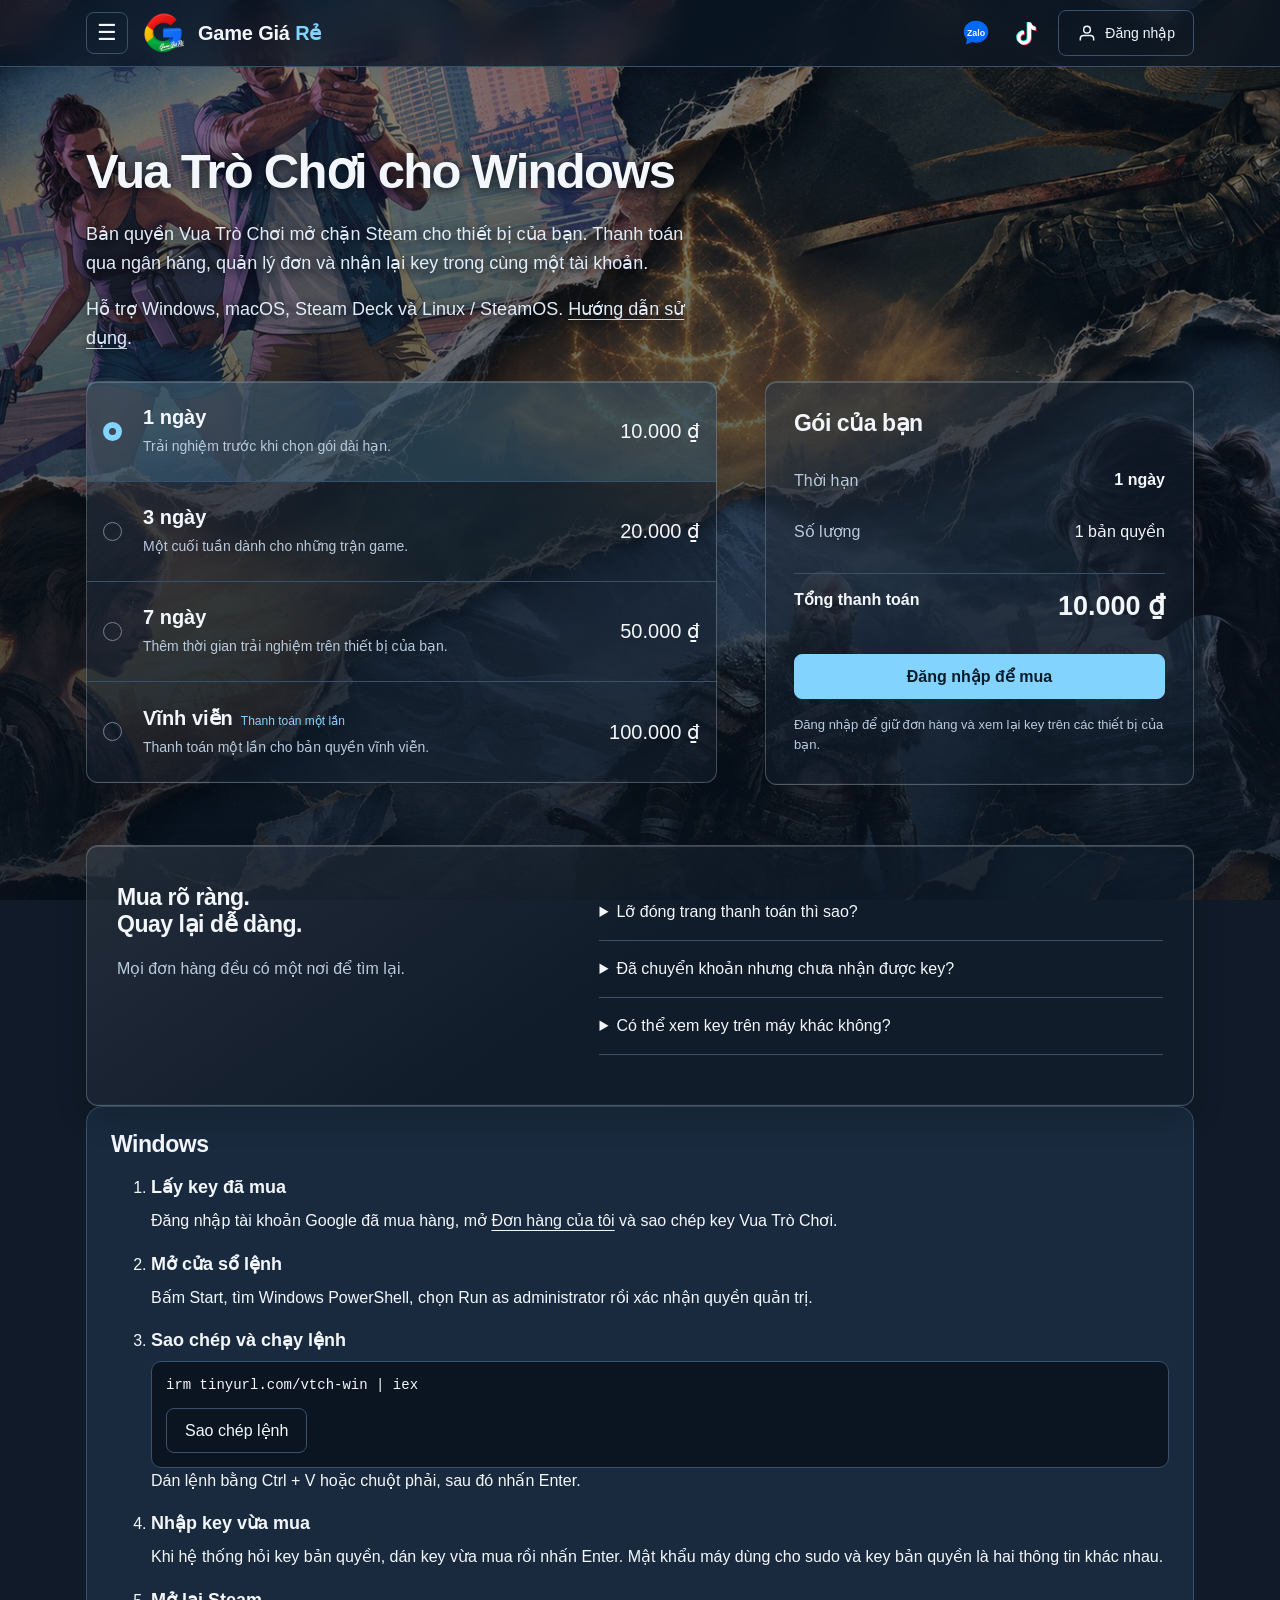
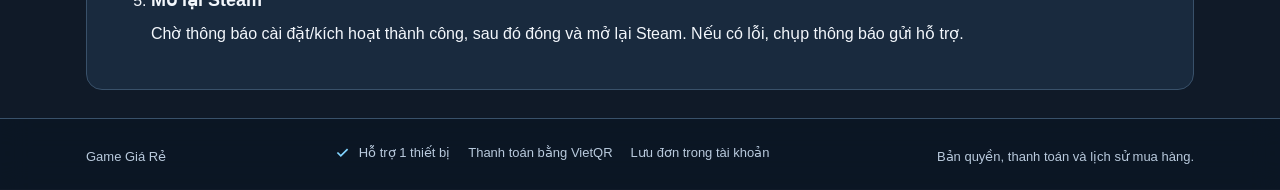
<file: index.html>
<!doctype html>
<html lang="vi"><head><meta charset="utf-8">
<meta name="description" content="Tài khoản game Steam Offline, bản quyền Vua Trò Chơi và giải pháp mạng cho game thủ.">
<meta property="og:type" content="website">
<meta property="og:site_name" content="Game Giá Rẻ">
<meta property="og:locale" content="vi_VN">
<meta property="og:title" content="Game giá Rẻ - Tài Khoản Steam và giải pháp Mạng">
<meta property="og:description" content="Tài khoản game Steam Offline, bản quyền Vua Trò Chơi và giải pháp mạng cho game thủ.">
<meta property="og:url" content="https://gamegiare.com/">
<meta property="og:image" content="https://gamegiare.com/shop/paper-background-landscape.jpg">
<meta property="og:image:secure_url" content="https://gamegiare.com/shop/paper-background-landscape.jpg">
<meta property="og:image:type" content="image/jpeg">
<meta property="og:image:alt" content="Banner game của Game Giá Rẻ">
<meta name="twitter:card" content="summary_large_image">
<meta name="twitter:title" content="Game giá Rẻ - Tài Khoản Steam và giải pháp Mạng">
<meta name="twitter:description" content="Tài khoản game Steam Offline, bản quyền Vua Trò Chơi và giải pháp mạng cho game thủ.">
<meta name="twitter:image" content="https://gamegiare.com/shop/paper-background-landscape.jpg">

<link rel="icon" type="image/png" href="/shop/game-gia-re.png">
<link rel="apple-touch-icon" href="/shop/game-gia-re.png">
<script>
  if (location.pathname === '/' && !location.search && !location.hash) {
    location.replace('/games/');
  }
</script>
<meta name="viewport" content="width=device-width, initial-scale=1"><meta name="referrer" content="no-referrer"><title>Game Giá Rẻ — Bản quyền & đơn hàng</title><link rel="stylesheet" href="/shop/store.css"><script type="module" src="/shop/store.mjs?v=google-tab-session-1"></script></head>
<body>
<div class="demo" id="demo" hidden>Bản xem thử • Đơn hàng minh họa, không chuyển tiền tại đây.</div>
<header class="header"><div class="shell"><button type="button" class="site-menu-toggle" aria-label="Mở menu" aria-haspopup="dialog" aria-controls="site-menu"><span aria-hidden="true">☰</span></button><a class="brand catalog-brand" href="/games/"><img class="brand-logo" src="/shop/game-gia-re.png" alt=""><span class="catalog-wordmark">Game Giá <span>Rẻ</span></span></a><div class="header-actions"><div class="header-socials" role="group" aria-label="Liên hệ và cộng đồng">
<a class="social-link social-zalo" href="https://zalo.me/g/aepyfnpjyeovpwsxywej" target="_blank" rel="noopener noreferrer" aria-label="Tham gia cộng đồng Zalo" title="Tham gia cộng đồng Zalo"><svg viewBox="0 0 32 32" aria-hidden="true"><path fill="#0068ff" d="M16 2C8.3 2 2 7.6 2 14.5c0 3.2 1.4 6.2 3.7 8.4L4.5 29l6.7-2.6c1.5.5 3.1.7 4.8.7 7.7 0 14-5.6 14-12.6S23.7 2 16 2Z"/><text x="16" y="19" text-anchor="middle" fill="white" font-size="10" font-weight="800" font-family="Arial,sans-serif">Zalo</text></svg></a>
<a class="social-link social-tiktok" href="https://www.tiktok.com/@ggrshop0" target="_blank" rel="noopener noreferrer" aria-label="Xem TikTok Game Giá Rẻ" title="TikTok Game Giá Rẻ"><svg viewBox="0 0 24 24" aria-hidden="true"><path fill="#25f4ee" transform="translate(-.7,-.5)" d="M15 3h3c.4 2 1.7 3.3 4 3.7v3a9 9 0 0 1-4-1.2V16a6 6 0 1 1-6-6v3a3 3 0 1 0 3 3Z"/><path fill="#fe2c55" transform="translate(.7,.5)" d="M15 3h3c.4 2 1.7 3.3 4 3.7v3a9 9 0 0 1-4-1.2V16a6 6 0 1 1-6-6v3a3 3 0 1 0 3 3Z"/><path fill="white" d="M15 3h3c.4 2 1.7 3.3 4 3.7v3a9 9 0 0 1-4-1.2V16a6 6 0 1 1-6-6v3a3 3 0 1 0 3 3Z"/></svg></a>
</div><div class="account" id="account"><span>Đang kết nối…</span></div></div></div></header>
<main class="shell"><div id="alert" class="notice error" role="alert" hidden></div>
<section id="shop-view"><div class="intro"><h1>Chọn gói bản quyền Vua Trò Chơi</h1><p>Bản quyền Vua Trò Chơi mở chặn Steam cho thiết bị của bạn. Thanh toán qua ngân hàng, quản lý đơn và nhận lại key trong cùng một tài khoản.</p><p class="fine">Hỗ trợ Windows, macOS, Steam Deck và Linux / SteamOS. <a href="#instructions">Hướng dẫn sử dụng</a>.</p></div><div class="store-layout"><div><div class="plans" id="plans" role="group" aria-label="Chọn thời hạn bản quyền"></div></div><aside class="checkout" aria-label="Thông tin gói đã chọn"><h2>Gói của bạn</h2><div class="summary-row"><span class="muted">Thời hạn</span><strong id="selected-name"></strong></div><div class="summary-row"><span class="muted">Số lượng</span><span>1 bản quyền</span></div><div class="summary-row total"><span>Tổng thanh toán</span><strong id="selected-price"></strong></div><button id="buy" class="primary wide" disabled>Đang kết nối…</button><p class="fine" id="buy-note">Đăng nhập để giữ đơn hàng và xem lại key trên các thiết bị của bạn.</p></aside></div><section class="help"><div><h2>Mua rõ ràng.<br>Quay lại dễ dàng.</h2><p class="muted">Mọi đơn hàng đều có một nơi để tìm lại.</p></div><div><details><summary>Lỡ đóng trang thanh toán thì sao?</summary><p>Đăng nhập lại và mở “Đơn hàng của tôi”. Chọn đơn đang chờ để tiếp tục thanh toán, hoặc mở đơn đã thanh toán để lấy key.</p></details><details><summary>Đã chuyển khoản nhưng chưa nhận được key?</summary><p>Mở đơn và chọn “Kiểm tra thanh toán”. Nếu vẫn chưa xác nhận, giữ mã đơn cùng biên lai để nhờ shop kiểm tra. Không chuyển khoản lần nữa khi chưa xác minh.</p></details><details><summary>Có thể xem key trên máy khác không?</summary><p>Có. Đăng nhập đúng tài khoản đã dùng để tạo đơn, rồi vào “Đơn hàng của tôi”.</p></details></div></section></section>
<section id="orders-view" class="history-wrap" hidden><div class="view-head"><div><h1>Đơn hàng của tôi</h1><p>Tiếp tục thanh toán. Xem lại bản quyền.</p></div><button id="refresh">Làm mới</button></div><div id="orders"></div></section>
<section id="detail-view" hidden><button class="back" id="back">← Về đơn hàng</button><div id="detail" class="checkout-detail"></div></section>
</main><footer class="footer"><div class="shell"><span>Game Giá Rẻ</span><div class="benefits"><span><svg viewBox="0 0 20 20" fill="none" aria-hidden="true"><path d="m4 10 4 4 8-8" stroke-width="2"/></svg>Hỗ trợ 1 thiết bị</span><span>Thanh toán bằng VietQR</span><span>Lưu đơn trong tài khoản</span></div><span>Bản quyền, thanh toán và lịch sử mua hàng.</span></div></footer><div id="toast" class="toast" role="status" hidden></div>
<dialog id="site-menu" class="site-drawer" aria-label="Điều hướng"><div class="drawer-head"><strong>Game Giá Rẻ</strong><button type="button" class="site-menu-close" aria-label="Đóng menu">×</button></div><nav aria-label="Điều hướng chính"><a href="/games/">Danh mục Steam Offline</a><details class="package-menu"><summary>Chọn gói Vua Trò Chơi</summary><div class="package-options"><a href="/buy#shop">Windows · macOS · Linux</a><a href="/buy#shop">Steam Deck · SteamOS</a><a href="/mobile/">Điện thoại - FREE</a></div></details><details class="package-menu"><summary>Hướng dẫn sử dụng</summary><div class="package-options"><a href="/guides/#windows">Windows</a><a href="/guides/#macos">macOS</a><a href="/guides/#steam-deck">Steam Deck</a><a href="/guides/#linux">Linux / SteamOS</a><a href="/mobile/">Android / iPhone</a></div></details></nav></dialog><script type="module" src="/shop/site-menu.mjs"></script></body></html>
</file>
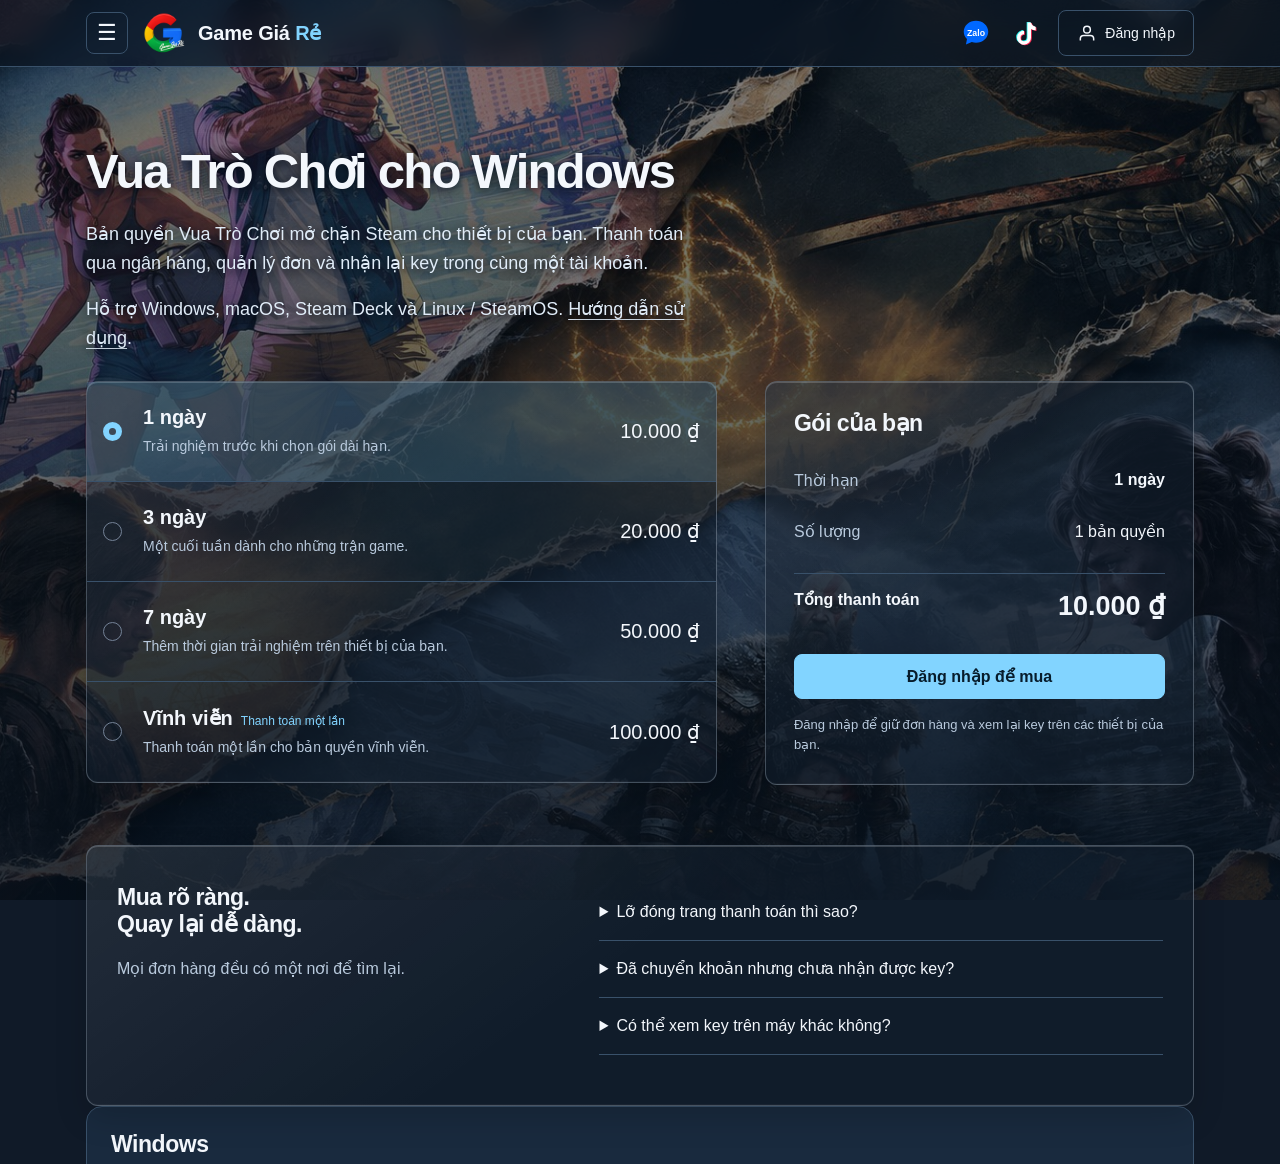
<file: guides/index.html>
<!doctype html><html lang="vi"><head><meta charset="utf-8"><meta http-equiv="refresh" content="0;url=/buy/windows/#instructions"><title>Hướng dẫn Vua Trò Chơi</title></head><body><a href="/buy/windows/#instructions">Mở trang mua và hướng dẫn Windows</a></body></html>
</file>
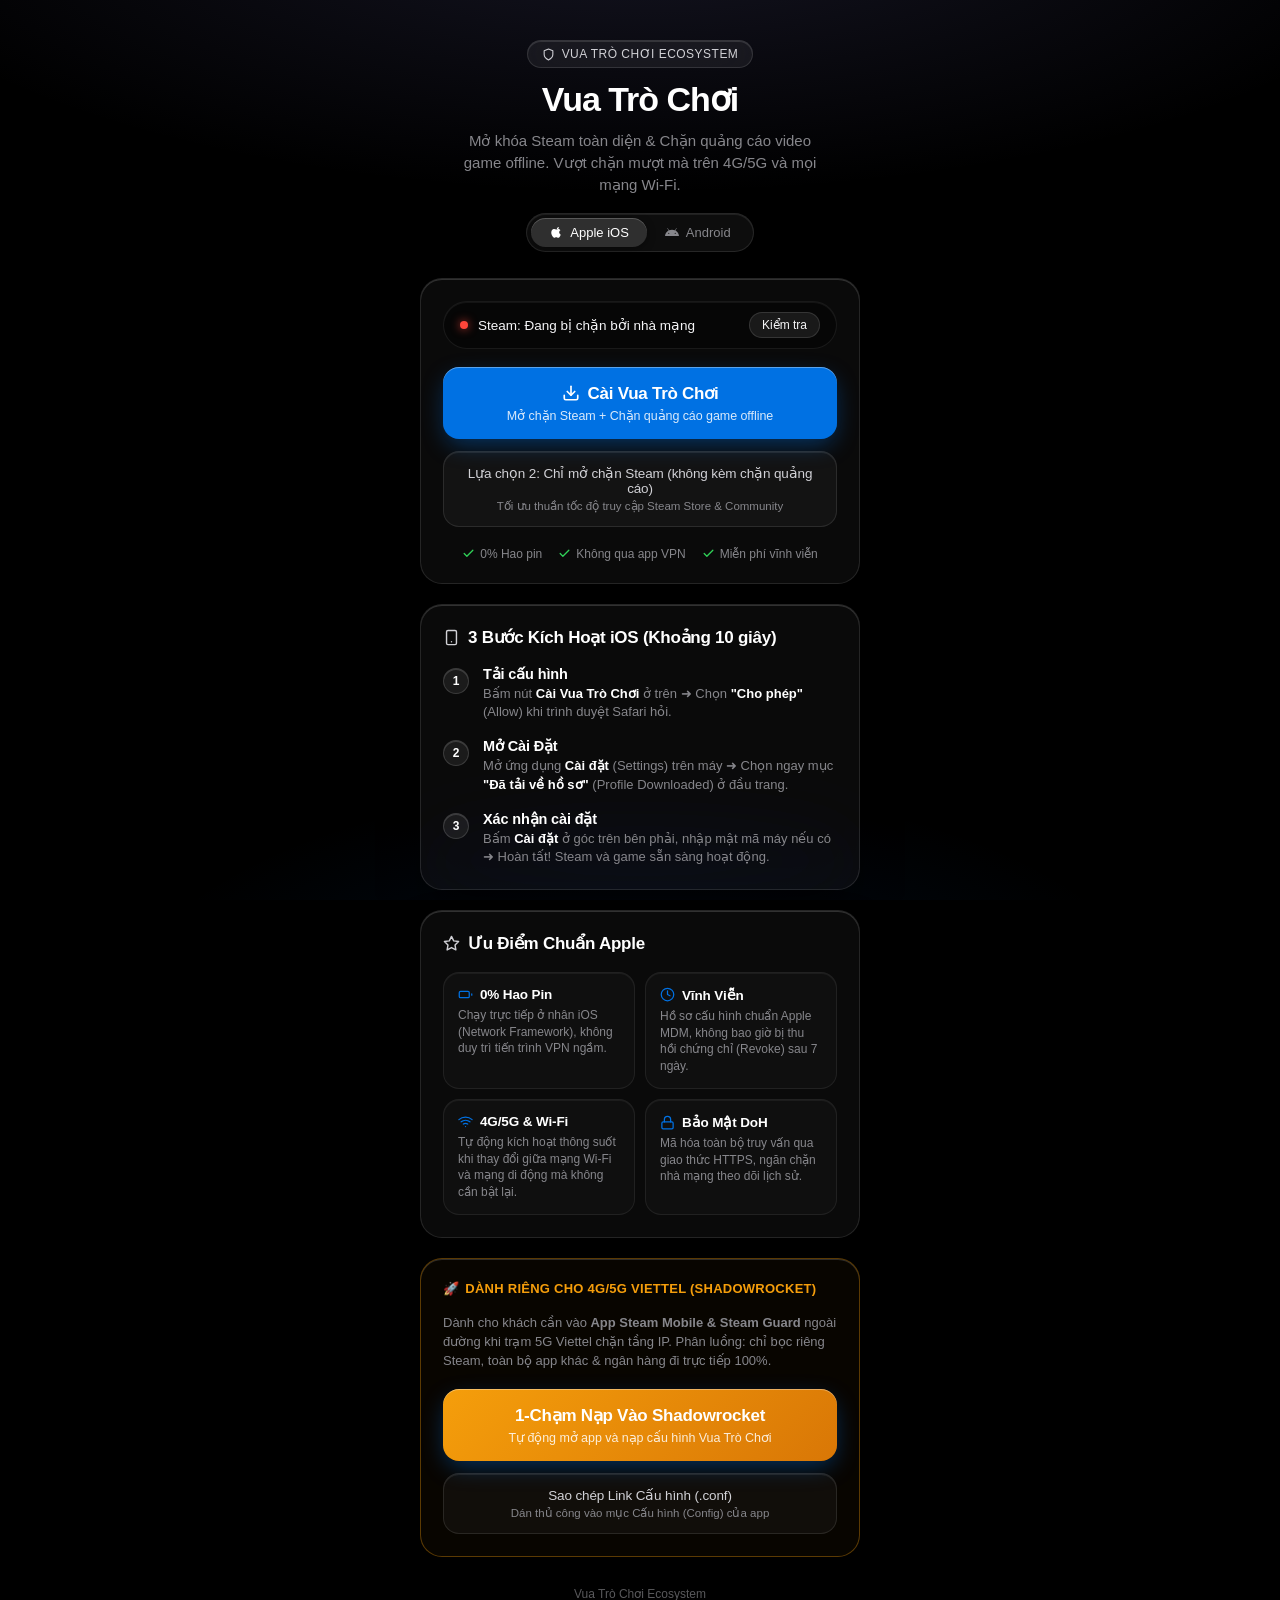
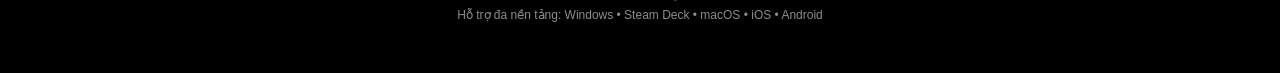
<file: ios/index.html>
<!DOCTYPE html>
<html lang="vi">
<head>
  <meta charset="UTF-8">
  <meta name="viewport" content="width=device-width, initial-scale=1.0, maximum-scale=1.0, user-scalable=no, viewport-fit=cover">
  <title>Vua Trò Chơi — Cấu Hình Mở Khóa Steam & Chặn QC Game (iOS & Android)</title>
  <meta name="apple-mobile-web-app-capable" content="yes">
  <meta name="apple-mobile-web-app-status-bar-style" content="black-translucent">
  <meta name="apple-mobile-web-app-title" content="Vua Trò Chơi">
  <meta name="theme-color" content="#000000">
  <style>
    :root {
      --bg-color: #000000;
      --glass-surface: rgba(255, 255, 255, 0.04);
      --glass-surface-hover: rgba(255, 255, 255, 0.075);
      --glass-border: rgba(255, 255, 255, 0.11);
      --glass-specular: rgba(255, 255, 255, 0.16);
      --text-primary: #f5f5f7;
      --text-secondary: #86868b;
      --text-tertiary: #636366;
      --apple-blue: #0071e3;
      --apple-blue-hover: #0077ed;
      --apple-blue-press: #0062c4;
      --apple-green: #30d158;
      --apple-red: #ff453a;
      --apple-orange: #ff9f0a;
      --radius-panel: 22px;
      --radius-card: 16px;
      --radius-pill: 980px;
    }

    * {
      box-sizing: border-box;
      margin: 0;
      padding: 0;
      -webkit-tap-highlight-color: transparent;
      font-family: -apple-system, BlinkMacSystemFont, "SF Pro Display", "SF Pro Text", "Helvetica Neue", sans-serif;
    }

    body {
      background-color: var(--bg-color);
      background-image: 
        radial-gradient(ellipse 90% 45% at 50% -10%, rgba(120, 119, 198, 0.18), transparent 70%),
        radial-gradient(ellipse 60% 40% at 50% 115%, rgba(0, 113, 227, 0.12), transparent 70%);
      background-attachment: fixed;
      color: var(--text-primary);
      -webkit-font-smoothing: antialiased;
      -moz-osx-font-smoothing: grayscale;
      min-height: 100vh;
      display: flex;
      flex-direction: column;
      align-items: center;
      padding: max(32px, env(safe-area-inset-top)) 18px max(48px, env(safe-area-inset-bottom));
    }

    .wrapper {
      width: 100%;
      max-width: 440px;
      display: flex;
      flex-direction: column;
      gap: 20px;
    }

    /* Header Section */
    .hero-header {
      text-align: center;
      padding: 8px 4px 6px;
      display: flex;
      flex-direction: column;
      align-items: center;
      gap: 12px;
    }

    .pill-eyebrow {
      display: inline-flex;
      align-items: center;
      gap: 7px;
      background: rgba(255, 255, 255, 0.06);
      border: 1px solid rgba(255, 255, 255, 0.12);
      -webkit-backdrop-filter: blur(20px);
      backdrop-filter: blur(20px);
      color: #d1d1d6;
      font-size: 12px;
      font-weight: 500;
      letter-spacing: 0.04em;
      text-transform: uppercase;
      padding: 6px 14px;
      border-radius: var(--radius-pill);
      box-shadow: inset 0 1px 0 rgba(255, 255, 255, 0.12);
    }

    .pill-eyebrow svg {
      width: 13px;
      height: 13px;
      stroke: #d1d1d6;
    }

    h1.hero-title {
      font-size: 34px;
      font-weight: 700;
      letter-spacing: -0.03em;
      line-height: 1.12;
      color: #ffffff;
      margin: 0;
    }

    p.hero-desc {
      font-size: 15px;
      font-weight: 400;
      color: var(--text-secondary);
      line-height: 1.48;
      max-width: 360px;
      margin: 0 auto;
    }

    /* Segmented Control / OS Switcher */
    .segmented-control {
      display: inline-flex;
      background: rgba(255, 255, 255, 0.05);
      border: 1px solid rgba(255, 255, 255, 0.1);
      padding: 4px;
      border-radius: var(--radius-pill);
      box-shadow: inset 0 1px 0 rgba(255, 255, 255, 0.08);
      margin-top: 4px;
    }

    .seg-btn {
      background: transparent;
      border: none;
      color: var(--text-secondary);
      font-size: 13px;
      font-weight: 500;
      padding: 7px 18px;
      border-radius: var(--radius-pill);
      cursor: pointer;
      display: flex;
      align-items: center;
      gap: 7px;
      transition: all 0.2s cubic-bezier(0.16, 1, 0.3, 1);
    }

    .seg-btn svg {
      width: 14px;
      height: 14px;
      fill: currentColor;
    }

    .seg-btn.active {
      background: rgba(255, 255, 255, 0.14);
      color: #ffffff;
      box-shadow: 0 2px 8px rgba(0, 0, 0, 0.4), inset 0 1px 0 rgba(255, 255, 255, 0.2);
    }

    /* Glass Panels */
    .glass-panel {
      background: var(--glass-surface);
      -webkit-backdrop-filter: blur(32px) saturate(190%);
      backdrop-filter: blur(32px) saturate(190%);
      border: 1px solid var(--glass-border);
      box-shadow: 
        inset 0 1px 0 0 var(--glass-specular),
        0 24px 48px -12px rgba(0, 0, 0, 0.7);
      border-radius: var(--radius-panel);
      padding: 22px;
      display: flex;
      flex-direction: column;
      gap: 18px;
    }

    /* Live Steam Status Capsule */
    .status-capsule {
      display: flex;
      align-items: center;
      justify-content: space-between;
      background: rgba(0, 0, 0, 0.4);
      border: 1px solid rgba(255, 255, 255, 0.08);
      border-radius: var(--radius-pill);
      padding: 10px 16px;
      box-shadow: inset 0 1px 0 rgba(255, 255, 255, 0.06);
    }

    .status-left {
      display: flex;
      align-items: center;
      gap: 10px;
      font-size: 13.5px;
      font-weight: 500;
      color: var(--text-primary);
    }

    .status-dot {
      width: 8px;
      height: 8px;
      border-radius: 50%;
      background: var(--text-tertiary);
      position: relative;
      flex-shrink: 0;
      transition: background-color 0.3s ease, box-shadow 0.3s ease;
    }

    .status-dot.online {
      background: var(--apple-green);
      box-shadow: 0 0 10px rgba(48, 209, 88, 0.9);
    }

    .status-dot.online::after {
      content: '';
      position: absolute;
      top: -3px;
      left: -3px;
      right: -3px;
      bottom: -3px;
      border-radius: 50%;
      border: 1px solid rgba(48, 209, 88, 0.5);
      animation: pulse-ring 2s cubic-bezier(0.4, 0, 0.6, 1) infinite;
    }

    .status-dot.offline {
      background: var(--apple-red);
      box-shadow: 0 0 10px rgba(255, 69, 58, 0.8);
    }

    @keyframes pulse-ring {
      0%, 100% {
        transform: scale(1);
        opacity: 0.8;
      }
      50% {
        transform: scale(1.6);
        opacity: 0;
      }
    }

    .btn-test {
      background: rgba(255, 255, 255, 0.08);
      border: 1px solid rgba(255, 255, 255, 0.12);
      color: var(--text-primary);
      font-size: 12px;
      font-weight: 500;
      padding: 5px 12px;
      border-radius: var(--radius-pill);
      cursor: pointer;
      transition: background-color 0.15s ease, transform 0.15s ease;
    }

    .btn-test:active {
      transform: scale(0.96);
      background: rgba(255, 255, 255, 0.15);
    }

    /* Action Buttons */
    .cta-group {
      display: flex;
      flex-direction: column;
      gap: 12px;
    }

    .btn-primary {
      width: 100%;
      background: var(--apple-blue);
      border: none;
      border-radius: var(--radius-card);
      padding: 16px 20px;
      cursor: pointer;
      display: flex;
      flex-direction: column;
      align-items: center;
      justify-content: center;
      gap: 4px;
      box-shadow: 
        0 8px 24px -4px rgba(0, 113, 227, 0.45),
        inset 0 1px 0 rgba(255, 255, 255, 0.35);
      transition: transform 0.16s cubic-bezier(0.16, 1, 0.3, 1), background-color 0.16s ease;
    }

    .btn-primary:active {
      transform: scale(0.978);
      background: var(--apple-blue-press);
      box-shadow: 0 4px 14px -2px rgba(0, 113, 227, 0.35);
    }

    .btn-primary .btn-main-text {
      font-size: 17px;
      font-weight: 600;
      color: #ffffff;
      letter-spacing: -0.015em;
      display: flex;
      align-items: center;
      gap: 8px;
    }

    .btn-primary .btn-sub-text {
      font-size: 12.5px;
      font-weight: 400;
      color: rgba(255, 255, 255, 0.85);
      letter-spacing: -0.005em;
    }

    .btn-secondary {
      width: 100%;
      background: rgba(255, 255, 255, 0.04);
      border: 1px solid rgba(255, 255, 255, 0.1);
      border-radius: var(--radius-card);
      padding: 13px 18px;
      cursor: pointer;
      display: flex;
      flex-direction: column;
      align-items: center;
      justify-content: center;
      gap: 3px;
      box-shadow: inset 0 1px 0 rgba(255, 255, 255, 0.08);
      transition: background-color 0.15s ease, transform 0.15s ease, border-color 0.15s ease;
    }

    .btn-secondary:hover {
      background: rgba(255, 255, 255, 0.07);
      border-color: rgba(255, 255, 255, 0.15);
    }

    .btn-secondary:active {
      transform: scale(0.985);
      background: rgba(255, 255, 255, 0.09);
    }

    .btn-secondary .btn-main-text {
      font-size: 13.5px;
      font-weight: 500;
      color: #d1d1d6;
      letter-spacing: -0.01em;
      text-align: center;
      display: flex;
      align-items: center;
      gap: 6px;
    }

    .btn-secondary .btn-sub-text {
      font-size: 11.5px;
      font-weight: 400;
      color: var(--text-secondary);
    }

    /* Benefits Micro Badges */
    .benefits-strip {
      display: flex;
      justify-content: center;
      align-items: center;
      flex-wrap: wrap;
      gap: 8px 16px;
      padding: 2px 0 0;
    }

    .benefit-tag {
      font-size: 12px;
      font-weight: 400;
      color: var(--text-secondary);
      display: flex;
      align-items: center;
      gap: 5px;
    }

    .benefit-tag svg {
      width: 13px;
      height: 13px;
      stroke: var(--apple-green);
      flex-shrink: 0;
    }

    /* Step-by-Step Guide Section */
    .section-title {
      font-size: 17px;
      font-weight: 600;
      letter-spacing: -0.015em;
      color: #ffffff;
      display: flex;
      align-items: center;
      gap: 8px;
    }

    .section-title svg {
      width: 17px;
      height: 17px;
      stroke: #d1d1d6;
    }

    .step-list {
      display: flex;
      flex-direction: column;
      gap: 16px;
    }

    .step-row {
      display: flex;
      align-items: flex-start;
      gap: 14px;
    }

    .step-badge {
      width: 26px;
      height: 26px;
      border-radius: 50%;
      background: rgba(255, 255, 255, 0.07);
      border: 1px solid rgba(255, 255, 255, 0.14);
      color: #ffffff;
      font-size: 12px;
      font-weight: 600;
      display: flex;
      align-items: center;
      justify-content: center;
      flex-shrink: 0;
      margin-top: 2px;
      box-shadow: inset 0 1px 0 rgba(255, 255, 255, 0.15);
    }

    .step-info {
      display: flex;
      flex-direction: column;
      gap: 3px;
    }

    .step-info h4 {
      font-size: 14.5px;
      font-weight: 600;
      color: #ffffff;
      letter-spacing: -0.01em;
      margin: 0;
    }

    .step-info p {
      font-size: 13px;
      font-weight: 400;
      color: var(--text-secondary);
      line-height: 1.44;
      margin: 0;
    }

    .step-info p strong {
      color: #ffffff;
      font-weight: 600;
    }

    /* Bento Grid Features */
    .bento-grid {
      display: grid;
      grid-template-columns: 1fr 1fr;
      gap: 10px;
    }

    .bento-card {
      background: rgba(255, 255, 255, 0.025);
      border: 1px solid rgba(255, 255, 255, 0.07);
      border-radius: var(--radius-card);
      padding: 14px;
      display: flex;
      flex-direction: column;
      gap: 5px;
      box-shadow: inset 0 1px 0 rgba(255, 255, 255, 0.05);
    }

    .bento-header {
      display: flex;
      align-items: center;
      gap: 7px;
      font-size: 13.5px;
      font-weight: 600;
      color: #ffffff;
      letter-spacing: -0.01em;
    }

    .bento-header svg {
      width: 15px;
      height: 15px;
      stroke: var(--apple-blue);
      flex-shrink: 0;
    }

    .bento-desc {
      font-size: 12px;
      font-weight: 400;
      color: var(--text-secondary);
      line-height: 1.38;
      margin: 0;
    }

    /* Copy toast notification */
    .toast {
      position: fixed;
      bottom: 24px;
      left: 50%;
      transform: translateX(-50%) translateY(50px);
      background: rgba(28, 28, 30, 0.95);
      -webkit-backdrop-filter: blur(20px);
      backdrop-filter: blur(20px);
      border: 1px solid rgba(255, 255, 255, 0.2);
      color: #ffffff;
      font-size: 13.5px;
      font-weight: 500;
      padding: 10px 20px;
      border-radius: var(--radius-pill);
      box-shadow: 0 10px 25px rgba(0, 0, 0, 0.5);
      opacity: 0;
      pointer-events: none;
      transition: all 0.3s cubic-bezier(0.16, 1, 0.3, 1);
      z-index: 9999;
    }

    .toast.show {
      transform: translateX(-50%) translateY(0);
      opacity: 1;
    }

    /* Footer */
    .footer-note {
      text-align: center;
      font-size: 12px;
      font-weight: 400;
      color: var(--text-tertiary);
      line-height: 1.6;
      padding: 8px 10px 0;
    }

    .footer-note span {
      display: block;
      color: #8e8e93;
      margin-top: 2px;
    }
  </style>
</head>
<body>

  <div class="wrapper">
    <!-- Header -->
    <header class="hero-header">
      <div class="pill-eyebrow">
        <svg viewBox="0 0 24 24" fill="none" stroke-width="2" stroke-linecap="round" stroke-linejoin="round">
          <path d="M12 22s8-4 8-10V5l-8-3-8 3v7c0 6 8 10 8 10z"/>
        </svg>
        <span>Vua Trò Chơi Ecosystem</span>
      </div>
      <h1 class="hero-title">Vua Trò Chơi</h1>
      <p class="hero-desc">Mở khóa Steam toàn diện & Chặn quảng cáo video game offline. Vượt chặn mượt mà trên 4G/5G và mọi mạng Wi-Fi.</p>

      <!-- OS Switcher Tab -->
      <div class="segmented-control">
        <button class="seg-btn active" id="tabBtnIos" onclick="switchTab('ios')">
          <svg viewBox="0 0 24 24">
            <path d="M18.71 19.5c-.83 1.24-1.71 2.45-3.05 2.47-1.34.03-1.77-.79-3.29-.79-1.53 0-2 .77-3.27.82-1.31.05-2.3-1.32-3.14-2.53C4.25 17 2.94 12.45 4.7 9.39c.87-1.52 2.43-2.48 4.12-2.51 1.28-.02 2.5.87 3.29.87.78 0 2.26-1.07 3.81-.91.65.03 2.47.26 3.64 1.98-.09.06-2.17 1.28-2.15 3.81.03 3.02 2.65 4.03 2.68 4.04-.03.07-.42 1.44-1.38 2.83M15.97 6.37c.62-.75 1.04-1.8 0.92-2.85-.9.04-1.99.6-2.63 1.35-.57.65-.99 1.7-0.87 2.73.99.08 2.01-.52 2.58-1.23z"/>
          </svg>
          Apple iOS
        </button>
        <button class="seg-btn" id="tabBtnAndroid" onclick="switchTab('android')">
          <svg viewBox="0 0 24 24">
            <path d="M17.523 15.3414c-.5511 0-.9993-.4486-.9993-.9997s.4482-.9993.9993-.9993c.551 0 .9993.4482.9993.9993.0001.5511-.4483.9997-.9993.9997m-11.046 0c-.5511 0-.9993-.4486-.9993-.9997s.4482-.9993.9993-.9993c.551 0 .9993.4482.9993.9993 0 .5511-.4483.9997-.9993.9997m11.4045-6.02l1.9973-3.4592a.416.416 0 00-.1521-.5676.416.416 0 00-.5676.1521l-2.0223 3.503C15.5902 8.4116 13.8533 8.083 12 8.083s-3.5902.3286-5.1368.8667L4.8409 5.4467a.4161.4161 0 00-.5677-.1521.4157.4157 0 00-.1521.5676l1.9973 3.4592C2.6889 11.1867.3432 14.6589 0 18.761h24c-.3432-4.1021-2.6889-7.5743-6.1185-9.4396"/>
          </svg>
          Android
        </button>
      </div>
    </header>

    <!-- ==================== GIAO DIỆN APPLE iOS ==================== -->
    <div id="viewIos" style="display: flex; flex-direction: column; gap: 20px;">
      <!-- Main Glass Card -->
      <main class="glass-panel">
        <!-- Live Steam Status Capsule -->
        <div class="status-capsule">
          <div class="status-left">
            <div class="status-dot" id="statusDotIos"></div>
            <span id="statusTextIos">Đang kiểm tra kết nối...</span>
          </div>
          <button class="btn-test" onclick="checkSteamConnection()" aria-label="Kiểm tra kết nối">Kiểm tra</button>
        </div>

        <!-- Action Buttons -->
        <div class="cta-group">
          <!-- Nút Cài Vua Trò Chơi -->
          <button class="btn-primary" onclick="installProfile('adblock')">
            <span class="btn-main-text">
              <svg width="18" height="18" viewBox="0 0 24 24" fill="none" stroke="#ffffff" stroke-width="2.2" stroke-linecap="round" stroke-linejoin="round">
                <path d="M21 15v4a2 2 0 0 1-2 2H5a2 2 0 0 1-2-2v-4"/>
                <polyline points="7 10 12 15 17 10"/>
                <line x1="12" y1="15" x2="12" y2="3"/>
              </svg>
              Cài Vua Trò Chơi
            </span>
            <span class="btn-sub-text">Mở chặn Steam + Chặn quảng cáo game offline</span>
          </button>

          <!-- Lựa chọn 2 -->
          <button class="btn-secondary" onclick="installProfile('steam')">
            <span class="btn-main-text">Lựa chọn 2: Chỉ mở chặn Steam (không kèm chặn quảng cáo)</span>
            <span class="btn-sub-text">Tối ưu thuần tốc độ truy cập Steam Store & Community</span>
          </button>
        </div>

        <!-- Micro Badges -->
        <div class="benefits-strip">
          <div class="benefit-tag">
            <svg viewBox="0 0 24 24" fill="none" stroke-width="2.4" stroke-linecap="round" stroke-linejoin="round">
              <polyline points="20 6 9 17 4 12"/>
            </svg>
            0% Hao pin
          </div>
          <div class="benefit-tag">
            <svg viewBox="0 0 24 24" fill="none" stroke-width="2.4" stroke-linecap="round" stroke-linejoin="round">
              <polyline points="20 6 9 17 4 12"/>
            </svg>
            Không qua app VPN
          </div>
          <div class="benefit-tag">
            <svg viewBox="0 0 24 24" fill="none" stroke-width="2.4" stroke-linecap="round" stroke-linejoin="round">
              <polyline points="20 6 9 17 4 12"/>
            </svg>
            Miễn phí vĩnh viễn
          </div>
        </div>
      </main>

      <!-- 3-Step Walkthrough Guide -->
      <section class="glass-panel">
        <div class="section-title">
          <svg viewBox="0 0 24 24" fill="none" stroke-width="2" stroke-linecap="round" stroke-linejoin="round">
            <rect x="5" y="2" width="14" height="20" rx="2" ry="2"/>
            <line x1="12" y1="18" x2="12.01" y2="18"/>
          </svg>
          3 Bước Kích Hoạt iOS (Khoảng 10 giây)
        </div>

        <div class="step-list">
          <div class="step-row">
            <div class="step-badge">1</div>
            <div class="step-info">
              <h4>Tải cấu hình</h4>
              <p>Bấm nút <strong>Cài Vua Trò Chơi</strong> ở trên ➜ Chọn <strong>"Cho phép"</strong> (Allow) khi trình duyệt Safari hỏi.</p>
            </div>
          </div>

          <div class="step-row">
            <div class="step-badge">2</div>
            <div class="step-info">
              <h4>Mở Cài Đặt</h4>
              <p>Mở ứng dụng <strong>Cài đặt</strong> (Settings) trên máy ➜ Chọn ngay mục <strong>"Đã tải về hồ sơ"</strong> (Profile Downloaded) ở đầu trang.</p>
            </div>
          </div>

          <div class="step-row">
            <div class="step-badge">3</div>
            <div class="step-info">
              <h4>Xác nhận cài đặt</h4>
              <p>Bấm <strong>Cài đặt</strong> ở góc trên bên phải, nhập mật mã máy nếu có ➜ Hoàn tất! Steam và game sẵn sàng hoạt động.</p>
            </div>
          </div>
        </div>
      </section>

      <!-- Bento Specifications -->
      <section class="glass-panel">
        <div class="section-title">
          <svg viewBox="0 0 24 24" fill="none" stroke-width="2" stroke-linecap="round" stroke-linejoin="round">
            <polygon points="12 2 15.09 8.26 22 9.27 17 14.14 18.18 21.02 12 17.77 5.82 21.02 7 14.14 2 9.27 8.91 8.26 12 2"/>
          </svg>
          Ưu Điểm Chuẩn Apple
        </div>

        <div class="bento-grid">
          <div class="bento-card">
            <div class="bento-header">
              <svg viewBox="0 0 24 24" fill="none" stroke-width="2" stroke-linecap="round" stroke-linejoin="round">
                <rect x="2" y="7" width="16" height="10" rx="2" ry="2"/>
                <line x1="22" y1="11" x2="22" y2="13"/>
              </svg>
              0% Hao Pin
            </div>
            <p class="bento-desc">Chạy trực tiếp ở nhân iOS (Network Framework), không duy trì tiến trình VPN ngầm.</p>
          </div>

          <div class="bento-card">
            <div class="bento-header">
              <svg viewBox="0 0 24 24" fill="none" stroke-width="2" stroke-linecap="round" stroke-linejoin="round">
                <circle cx="12" cy="12" r="10"/>
                <polyline points="12 6 12 12 16 14"/>
              </svg>
              Vĩnh Viễn
            </div>
            <p class="bento-desc">Hồ sơ cấu hình chuẩn Apple MDM, không bao giờ bị thu hồi chứng chỉ (Revoke) sau 7 ngày.</p>
          </div>

          <div class="bento-card">
            <div class="bento-header">
              <svg viewBox="0 0 24 24" fill="none" stroke-width="2" stroke-linecap="round" stroke-linejoin="round">
                <path d="M5 12.55a11 11 0 0 1 14.08 0"/>
                <path d="M1.42 9a16 16 0 0 1 21.16 0"/>
                <path d="M8.53 16.11a6 6 0 0 1 6.95 0"/>
                <line x1="12" y1="20" x2="12.01" y2="20"/>
              </svg>
              4G/5G & Wi-Fi
            </div>
            <p class="bento-desc">Tự động kích hoạt thông suốt khi thay đổi giữa mạng Wi-Fi và mạng di động mà không cần bật lại.</p>
          </div>

          <div class="bento-card">
            <div class="bento-header">
              <svg viewBox="0 0 24 24" fill="none" stroke-width="2" stroke-linecap="round" stroke-linejoin="round">
                <rect x="3" y="11" width="18" height="11" rx="2" ry="2"/>
                <path d="M7 11V7a5 5 0 0 1 10 0v4"/>
              </svg>
              Bảo Mật DoH
            </div>
            <p class="bento-desc">Mã hóa toàn bộ truy vấn qua giao thức HTTPS, ngăn chặn nhà mạng theo dõi lịch sử.</p>
          </div>
        </div>
      </section>

      <!-- Phương án nâng cao: Dành riêng cho 4G/5G Viettel (Shadowrocket) -->
      <section class="glass-panel" style="border-color: rgba(245, 158, 11, 0.35); background: rgba(245, 158, 11, 0.03);">
        <div style="font-size: 13px; font-weight: 600; color: #f59e0b; letter-spacing: 0.02em; text-transform: uppercase; display: flex; align-items: center; gap: 6px;">
          <span>🚀</span> Dành Riêng Cho 4G/5G Viettel (Shadowrocket)
        </div>
        <p style="font-size: 13px; color: var(--text-secondary); line-height: 1.45; margin: 0;">
          Dành cho khách cần vào <strong>App Steam Mobile & Steam Guard</strong> ngoài đường khi trạm 5G Viettel chặn tầng IP. Phân luồng: chỉ bọc riêng Steam, toàn bộ app khác & ngân hàng đi trực tiếp 100%.
        </p>

        <div class="cta-group">
          <a href="shadowrocket://config/add/https%3A%2F%2Fraw.githubusercontent.com%2Fkienzexal-del%2Fvuatrochoi%2Fmain%2Fios%2FVuaTroChoi_Shadowrocket.conf" style="text-decoration: none;">
            <button class="btn-primary" style="background: linear-gradient(135deg, #f59e0b 0%, #d97706 100%);">
              <span class="btn-main-text">1-Chạm Nạp Vào Shadowrocket</span>
              <span class="btn-sub-text">Tự động mở app và nạp cấu hình Vua Trò Chơi</span>
            </button>
          </a>

          <button class="btn-secondary" onclick="copyDns('https://raw.githubusercontent.com/kienzexal-del/vuatrochoi/main/ios/VuaTroChoi_Shadowrocket.conf', 'Đã sao chép Link Cấu hình Shadowrocket!')">
            <span class="btn-main-text">Sao chép Link Cấu hình (.conf)</span>
            <span class="btn-sub-text">Dán thủ công vào mục Cấu hình (Config) của app</span>
          </button>
        </div>
      </section>
    </div>

    <!-- ==================== GIAO DIỆN ANDROID ==================== -->
    <div id="viewAndroid" style="display: none; flex-direction: column; gap: 20px;">
      <!-- Phương án 1: Private DNS -->
      <main class="glass-panel">
        <div class="status-capsule">
          <div class="status-left">
            <div class="status-dot" id="statusDotAndroid"></div>
            <span id="statusTextAndroid">Đang kiểm tra kết nối...</span>
          </div>
          <button class="btn-test" onclick="checkSteamConnection()" aria-label="Kiểm tra kết nối">Kiểm tra</button>
        </div>

        <div style="font-size: 13px; font-weight: 600; color: #38bdf8; letter-spacing: 0.02em; text-transform: uppercase;">
          Cấu hình DNS Riêng Tư (Không Cần Cài App)
        </div>

        <div class="cta-group">
          <!-- Sao chép bản Vua Trò Chơi -->
          <button class="btn-primary" onclick="copyDns('dns.adguard-dns.com', 'Đã sao chép Hostname Vua Trò Chơi!')">
            <span class="btn-main-text">
              <svg width="18" height="18" viewBox="0 0 24 24" fill="none" stroke="#ffffff" stroke-width="2.2" stroke-linecap="round" stroke-linejoin="round">
                <rect x="9" y="9" width="13" height="13" rx="2" ry="2"/>
                <path d="M5 15H4a2 2 0 0 1-2-2V4a2 2 0 0 1 2-2h9a2 2 0 0 1 2 2v1"/>
              </svg>
              Sao Chép Hostname Vua Trò Chơi
            </span>
            <span class="btn-sub-text">Mở chặn Steam + Chặn quảng cáo game offline</span>
          </button>

          <!-- Sao chép bản thuần Steam -->
          <button class="btn-secondary" onclick="copyDns('dns.google', 'Đã sao chép Hostname thuần Steam!')">
            <span class="btn-main-text">
              <svg width="15" height="15" viewBox="0 0 24 24" fill="none" stroke="currentColor" stroke-width="2" stroke-linecap="round" stroke-linejoin="round">
                <rect x="9" y="9" width="13" height="13" rx="2" ry="2"/>
                <path d="M5 15H4a2 2 0 0 1-2-2V4a2 2 0 0 1 2-2h9a2 2 0 0 1 2 2v1"/>
              </svg>
              Lựa chọn 2: Sao chép DNS thuần Steam
            </span>
            <span class="btn-sub-text">Chỉ mở chặn Steam, giữ nguyên quảng cáo</span>
          </button>
        </div>

        <div class="benefits-strip">
          <div class="benefit-tag">
            <svg viewBox="0 0 24 24" fill="none" stroke-width="2.4" stroke-linecap="round" stroke-linejoin="round">
              <polyline points="20 6 9 17 4 12"/>
            </svg>
            0% Hao pin
          </div>
          <div class="benefit-tag">
            <svg viewBox="0 0 24 24" fill="none" stroke-width="2.4" stroke-linecap="round" stroke-linejoin="round">
              <polyline points="20 6 9 17 4 12"/>
            </svg>
            Không cần Root
          </div>
          <div class="benefit-tag">
            <svg viewBox="0 0 24 24" fill="none" stroke-width="2.4" stroke-linecap="round" stroke-linejoin="round">
              <polyline points="20 6 9 17 4 12"/>
            </svg>
            Áp dụng 4G & Wi-Fi
          </div>
        </div>
      </section>

      <!-- Hướng dẫn 3 bước Android Private DNS -->
      <section class="glass-panel">
        <div class="section-title">
          <svg viewBox="0 0 24 24" fill="none" stroke-width="2" stroke-linecap="round" stroke-linejoin="round">
            <circle cx="12" cy="12" r="3"/>
            <path d="M19.4 15a1.65 1.65 0 0 0 .33 1.82l.06.06a2 2 0 0 1 0 2.83 2 2 0 0 1-2.83 0l-.06-.06a1.65 1.65 0 0 0-1.82-.33 1.65 1.65 0 0 0-1 1.51V21a2 2 0 0 1-2 2 2 2 0 0 1-2-2v-.09A1.65 1.65 0 0 0 9 19.4a1.65 1.65 0 0 0-1.82.33l-.06.06a2 2 0 0 1-2.83 0 2 2 0 0 1 0-2.83l.06-.06a1.65 1.65 0 0 0 .33-1.82 1.65 1.65 0 0 0-1.51-1H3a2 2 0 0 1-2-2 2 2 0 0 1 2-2h.09A1.65 1.65 0 0 0 4.6 9a1.65 1.65 0 0 0-.33-1.82l-.06-.06a2 2 0 0 1 0-2.83 2 2 0 0 1 2.83 0l.06.06a1.65 1.65 0 0 0 1.82.33H9a1.65 1.65 0 0 0 1-1.51V3a2 2 0 0 1 2-2 2 2 0 0 1 2 2v.09a1.65 1.65 0 0 0 1 1.51 1.65 1.65 0 0 0 1.82-.33l.06-.06a2 2 0 0 1 2.83 0 2 2 0 0 1 0 2.83l-.06.06a1.65 1.65 0 0 0-.33 1.82V9a1.65 1.65 0 0 0 1.51 1H21a2 2 0 0 1 2 2 2 2 0 0 1-2 2h-.09a1.65 1.65 0 0 0-1.51 1z"/>
          </svg>
          3 Bước Kích Hoạt Trong Cài Đặt Android
        </div>

        <div class="step-list">
          <div class="step-row">
            <div class="step-badge">1</div>
            <div class="step-info">
              <h4>Sao chép Hostname</h4>
              <p>Chạm nút <strong>Sao Chép Hostname Vua Trò Chơi</strong> màu xanh ở trên.</p>
            </div>
          </div>

          <div class="step-row">
            <div class="step-badge">2</div>
            <div class="step-info">
              <h4>Mở Cài Đặt ➔ DNS Riêng Tư</h4>
              <p>Mở <strong>Cài đặt</strong> trên máy ➔ Chọn <strong>Mạng & Internet</strong> (hoặc Kết Nối) ➔ Chọn mục <strong>DNS riêng tư</strong> (*Private DNS*).</p>
            </div>
          </div>

          <div class="step-row">
            <div class="step-badge">3</div>
            <div class="step-info">
              <h4>Dán & Lưu lại</h4>
              <p>Chọn dòng <strong>Tên máy chủ nhà cung cấp DNS riêng tư</strong> ➔ Dán địa chỉ vừa sao chép vào ➔ Bấm <strong>Lưu</strong>. Xong!</p>
            </div>
          </div>
        </div>
      </section>

      <!-- Phương án 2: App Hỗ Trợ -->
      <section class="glass-panel" style="border-color: rgba(56, 189, 248, 0.3); background: rgba(56, 189, 248, 0.03);">
        <div style="font-size: 13px; font-weight: 600; color: #38bdf8; letter-spacing: 0.02em; text-transform: uppercase;">
          Phương Án 2: App Hỗ Trợ
        </div>

        <div class="step-info">
          <p style="font-size: 13.5px; color: var(--text-secondary); margin: 0; line-height: 1.45;">Vượt chặn sâu không cần root máy.</p>
        </div>

        <a id="apkDownloadLink" href="android/VuaTroChoi_ByeDPI.apk" download style="text-decoration: none;">
          <button class="btn-primary" style="background: linear-gradient(135deg, #0284c7 0%, #0369a1 100%);">
            <span class="btn-main-text">
              <svg width="18" height="18" viewBox="0 0 24 24" fill="none" stroke="#ffffff" stroke-width="2.2" stroke-linecap="round" stroke-linejoin="round">
                <path d="M21 15v4a2 2 0 0 1-2 2H5a2 2 0 0 1-2-2v-4"/>
                <polyline points="7 10 12 15 17 10"/>
                <line x1="12" y1="15" x2="12" y2="3"/>
              </svg>
              Tải Vua Trò Chơi (.APK)
            </span>
            <span class="btn-sub-text">Bản cài đặt trực tiếp Android • Local Loopback 0ms ping</span>
          </button>
        </a>

        <div style="font-size: 12.5px; color: var(--text-secondary); line-height: 1.5; background: rgba(255, 255, 255, 0.03); border: 1px dashed rgba(255, 255, 255, 0.1); border-radius: 12px; padding: 12px 14px;">
          <strong style="color: #ffffff;">Hướng dẫn nhanh:</strong> Cài file APK ➔ Mở ứng dụng ➔ Bấm nút <strong>Connect</strong> (Kết nối).
        </div>

        <div class="bento-grid">
          <div class="bento-card">
            <div class="bento-header">
              <svg viewBox="0 0 24 24" fill="none" stroke-width="2" stroke-linecap="round" stroke-linejoin="round">
                <path d="M12 22s8-4 8-10V5l-8-3-8 3v7c0 6 8 10 8 10z"/>
              </svg>
              Không Cần Root
            </div>
            <p class="bento-desc">Chạy qua giao thức Local VPN Service nội bộ, an toàn tuyệt đối cho thiết bị.</p>
          </div>

          <div class="bento-card">
            <div class="bento-header">
              <svg viewBox="0 0 24 24" fill="none" stroke-width="2" stroke-linecap="round" stroke-linejoin="round">
                <polyline points="13 2 3 14 12 14 11 22 21 10 12 10 13 2"/>
              </svg>
              0ms Ping
            </div>
            <p class="bento-desc">Xử lý bẻ gói tin ngay tại máy (127.0.0.1), hoàn toàn không qua máy chủ trung gian.</p>
          </div>
        </div>
      </section>

      <!-- Phương án nâng cao: Dành riêng cho 4G/5G Viettel (Shadowrocket) -->
      <section class="glass-panel" style="border-color: rgba(245, 158, 11, 0.35); background: rgba(245, 158, 11, 0.03);">
        <div style="font-size: 13px; font-weight: 600; color: #f59e0b; letter-spacing: 0.02em; text-transform: uppercase; display: flex; align-items: center; gap: 6px;">
          <span>🚀</span> Dành Riêng Cho 4G/5G Viettel (Shadowrocket)
        </div>
        <p style="font-size: 13px; color: var(--text-secondary); line-height: 1.45; margin: 0;">
          Dành cho khách cần vào <strong>App Steam Mobile & Steam Guard</strong> ngoài đường khi trạm 5G Viettel chặn tầng IP. Phân luồng: chỉ bọc riêng Steam, toàn bộ app khác & ngân hàng đi trực tiếp 100%.
        </p>

        <div class="cta-group">
          <a href="shadowrocket://config/add/https%3A%2F%2Fraw.githubusercontent.com%2Fkienzexal-del%2Fvuatrochoi%2Fmain%2Fios%2FVuaTroChoi_Shadowrocket.conf" style="text-decoration: none;">
            <button class="btn-primary" style="background: linear-gradient(135deg, #f59e0b 0%, #d97706 100%);">
              <span class="btn-main-text">1-Chạm Nạp Vào Shadowrocket</span>
              <span class="btn-sub-text">Tự động mở app và nạp cấu hình Vua Trò Chơi</span>
            </button>
          </a>

          <button class="btn-secondary" onclick="copyDns('https://raw.githubusercontent.com/kienzexal-del/vuatrochoi/main/ios/VuaTroChoi_Shadowrocket.conf', 'Đã sao chép Link Cấu hình Shadowrocket!')">
            <span class="btn-main-text">Sao chép Link Cấu hình (.conf)</span>
            <span class="btn-sub-text">Dán thủ công vào mục Cấu hình (Config) của app</span>
          </button>
        </div>
      </section>
    </div>

    <!-- Toast Notification -->
    <div class="toast" id="toastBox">✓ Đã sao chép vào bộ nhớ tạm!</div>

    <!-- Footer -->
    <footer class="footer-note">
      Vua Trò Chơi Ecosystem
      <span>Hỗ trợ đa nền tảng: Windows • Steam Deck • macOS • iOS • Android</span>
    </footer>
  </div>

  <script>
    // Tab switching logic (iOS vs Android)
    function switchTab(os) {
      const viewIos = document.getElementById('viewIos');
      const viewAndroid = document.getElementById('viewAndroid');
      const btnIos = document.getElementById('tabBtnIos');
      const btnAndroid = document.getElementById('tabBtnAndroid');

      if (os === 'android') {
        viewIos.style.display = 'none';
        viewAndroid.style.display = 'flex';
        btnIos.classList.remove('active');
        btnAndroid.classList.add('active');
      } else {
        viewIos.style.display = 'flex';
        viewAndroid.style.display = 'none';
        btnIos.classList.add('active');
        btnAndroid.classList.remove('active');
      }
    }

    // Auto-detect Android user agent on page load
    window.addEventListener('DOMContentLoaded', () => {
      const isAndroid = /Android/i.test(navigator.userAgent);
      if (isAndroid) {
        switchTab('android');
      } else {
        switchTab('ios');
      }

      // Ensure APK download link works from both root and /ios/ subdirectory
      const apkLink = document.getElementById('apkDownloadLink');
      if (apkLink && window.location.pathname.includes('/ios/')) {
        apkLink.href = '../android/VuaTroChoi_ByeDPI.apk';
      }
    });

    // Copy DNS Hostname to Clipboard
    function copyDns(hostname, message) {
      navigator.clipboard.writeText(hostname).then(() => {
        showToast(message || '✓ Đã sao chép Hostname!');
      }).catch(() => {
        // Fallback for older browsers
        const textarea = document.createElement('textarea');
        textarea.value = hostname;
        document.body.appendChild(textarea);
        textarea.select();
        document.execCommand('copy');
        document.body.removeChild(textarea);
        showToast(message || '✓ Đã sao chép Hostname!');
      });
    }

    function showToast(msg) {
      const toast = document.getElementById('toastBox');
      toast.innerText = msg;
      toast.classList.add('show');
      setTimeout(() => {
        toast.classList.remove('show');
      }, 2500);
    }

    // iOS Profile XMLs
    const ADBLOCK_XML = `<?xml version="1.0" encoding="UTF-8"?>
<!DOCTYPE plist PUBLIC "-//Apple//DTD PLIST 1.0//EN" "http://www.apple.com/DTDs/PropertyList-1.0.dtd">
<plist version="1.0">
<dict>
	<key>PayloadDisplayName</key>
	<string>Vua Tro Choi</string>
	<key>PayloadDescription</key>
	<string>Mo khoa Steam va chan video quang cao game mobile offline tren toan he thong iOS.</string>
	<key>PayloadIdentifier</key>
	<string>com.vuatrochoi.dns.adblock</string>
	<key>PayloadUUID</key>
	<string>3394E2AA-80FD-4E94-BBBB-0544C69A5CD3</string>
	<key>PayloadType</key>
	<string>Configuration</string>
	<key>PayloadVersion</key>
	<integer>1</integer>
	<key>PayloadOrganization</key>
	<string>Vua Tro Choi</string>
	<key>PayloadContent</key>
	<array>
		<dict>
			<key>PayloadDisplayName</key>
			<string>Vua Tro Choi</string>
			<key>PayloadDescription</key>
			<string>Mo khoa Steam va chan video quang cao 30s game offline.</string>
			<key>PayloadIdentifier</key>
			<string>com.apple.dnsSettings.managed.3394E2AA-80FD-4E94-BBBB-0544C69A5CD3</string>
			<key>PayloadUUID</key>
			<string>693FE403-37A3-4371-92F9-F28C40A56398</string>
			<key>PayloadType</key>
			<string>com.apple.dnsSettings.managed</string>
			<key>PayloadVersion</key>
			<integer>1</integer>
			<key>DNSSettings</key>
			<dict>
				<key>DNSProtocol</key>
				<string>TLS</string>
				<key>ServerName</key>
				<string>dns.adguard-dns.com</string>
				<key>ServerAddresses</key>
				<array>
					<string>94.140.14.14</string>
					<string>94.140.15.15</string>
				</array>
			</dict>
		</dict>
	</array>
</dict>
</plist>`;

    const STEAM_XML = `<?xml version="1.0" encoding="UTF-8"?>
<!DOCTYPE plist PUBLIC "-//Apple//DTD PLIST 1.0//EN" "http://www.apple.com/DTDs/PropertyList-1.0.dtd">
<plist version="1.0">
<dict>
	<key>PayloadDisplayName</key>
	<string>Vua Tro Choi (Chi Steam)</string>
	<key>PayloadDescription</key>
	<string>Giai phap mo khoa Steam va toi uu mang game toc do cao cho iOS. Khong ton pin, hoat dong ca Wi-Fi va 4G/5G.</string>
	<key>PayloadIdentifier</key>
	<string>com.vuatrochoi.dns.steam</string>
	<key>PayloadUUID</key>
	<string>47F9AE80-4F40-4A2D-874E-CDCC93A01AAE</string>
	<key>PayloadType</key>
	<string>Configuration</string>
	<key>PayloadVersion</key>
	<integer>1</integer>
	<key>PayloadOrganization</key>
	<string>Vua Tro Choi</string>
	<key>PayloadContent</key>
	<array>
		<dict>
			<key>PayloadDisplayName</key>
			<string>Vua Tro Choi (Chi Steam)</string>
			<key>PayloadDescription</key>
			<string>Toi uu toc do cao va mo khoa Steam Store, Community.</string>
			<key>PayloadIdentifier</key>
			<string>com.apple.dnsSettings.managed.47F9AE80-4F40-4A2D-874E-CDCC93A01AAE</string>
			<key>PayloadUUID</key>
			<string>AE6EDB62-FAF0-4331-86E2-6BA29E79FEC8</string>
			<key>PayloadType</key>
			<string>com.apple.dnsSettings.managed</string>
			<key>PayloadVersion</key>
			<integer>1</integer>
			<key>DNSSettings</key>
			<dict>
				<key>DNSProtocol</key>
				<string>HTTPS</string>
				<key>ServerURL</key>
				<string>https://dns.google/dns-query</string>
				<key>ServerAddresses</key>
				<array>
					<string>8.8.8.8</string>
					<string>8.8.4.4</string>
					<string>2001:4860:4860::8888</string>
					<string>2001:4860:4860::8844</string>
				</array>
			</dict>
		</dict>
	</array>
</dict>
</plist>`;

    function installProfile(type) {
      let xml = ADBLOCK_XML;
      let fileName = 'VuaTroChoi_AdBlock.mobileconfig';

      if (type === 'steam') {
        xml = STEAM_XML;
        fileName = 'VuaTroChoi_Steam.mobileconfig';
      }

      const blob = new Blob([xml], { type: 'application/x-apple-aspen-config' });
      const a = document.createElement('a');
      a.href = URL.createObjectURL(blob);
      a.download = fileName;
      document.body.appendChild(a);
      a.click();
      document.body.removeChild(a);
    }

    // Live Steam connection check (both iOS and Android capsules)
    function checkSteamConnection() {
      const dotIos = document.getElementById('statusDotIos');
      const textIos = document.getElementById('statusTextIos');
      const dotAndroid = document.getElementById('statusDotAndroid');
      const textAndroid = document.getElementById('statusTextAndroid');

      function updateStatus(cls, msg) {
        if (dotIos) dotIos.className = 'status-dot ' + cls;
        if (textIos) textIos.innerText = msg;
        if (dotAndroid) dotAndroid.className = 'status-dot ' + cls;
        if (textAndroid) textAndroid.innerText = msg;
      }

      updateStatus('', 'Đang kiểm tra kết nối...');

      const testImg = new Image();
      const timeout = setTimeout(() => {
        updateStatus('offline', 'Steam: Đang bị chặn bởi nhà mạng');
      }, 3500);

      testImg.onload = function() {
        clearTimeout(timeout);
        updateStatus('online', 'Steam: Kết nối mượt mà');
      };

      testImg.onerror = function() {
        clearTimeout(timeout);
        const fallbackImg = new Image();
        const fallbackTimeout = setTimeout(() => {
          updateStatus('offline', 'Steam: Đang bị chặn bởi nhà mạng');
        }, 3000);

        fallbackImg.onload = function() {
          clearTimeout(fallbackTimeout);
          updateStatus('online', 'Steam: Kết nối mượt mà');
        };

        fallbackImg.onerror = function() {
          clearTimeout(fallbackTimeout);
          updateStatus('offline', 'Steam: Đang bị chặn bởi nhà mạng');
        };

        fallbackImg.src = 'https://store.steampowered.com/favicon.ico?t=' + Date.now();
      };

      testImg.src = 'https://community.cloudflare.steamstatic.com/public/shared/images/header/globalheader_logo.png?t=' + Date.now();
    }

    // Auto check on page load
    window.addEventListener('load', () => {
      setTimeout(checkSteamConnection, 500);
    });
  </script>
</body>
</html>
</file>
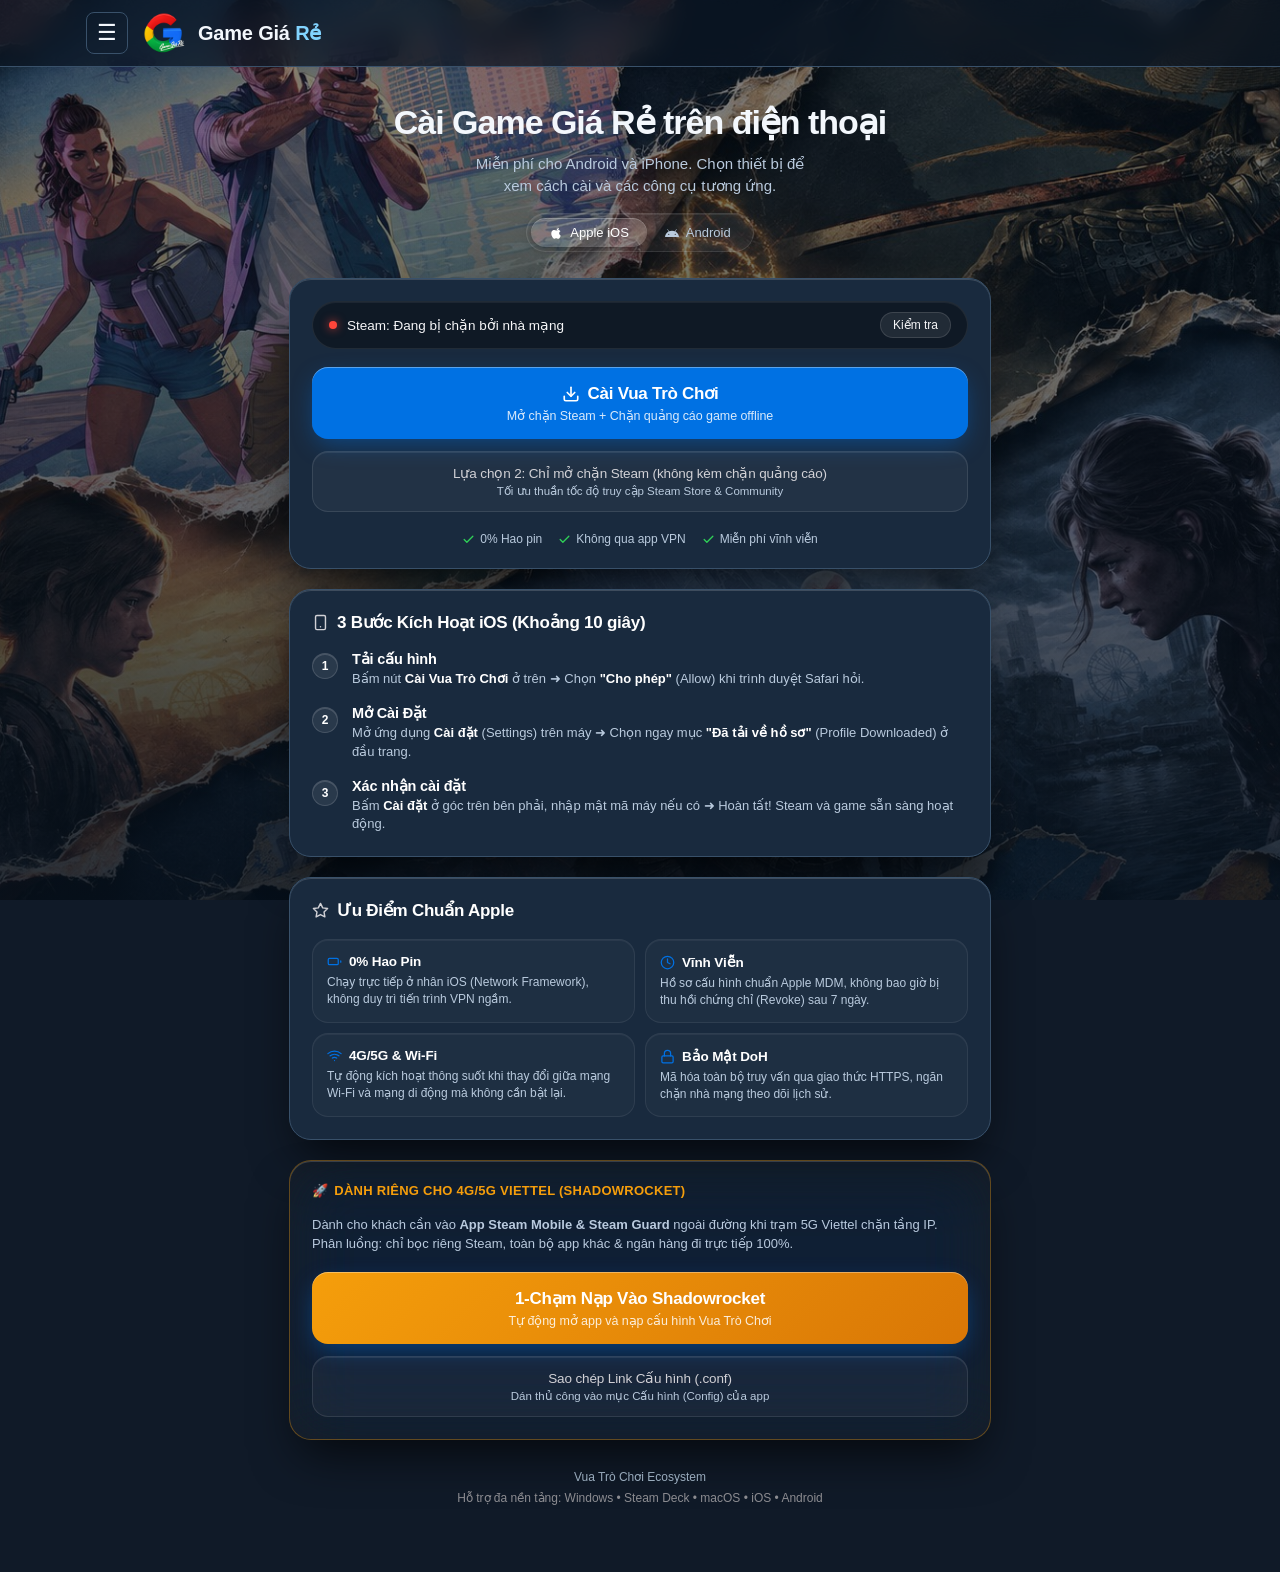
<file: mobile/index.html>
<!DOCTYPE html>
<html lang="vi">
<head>
  <meta charset="UTF-8">
  <meta name="viewport" content="width=device-width, initial-scale=1.0, viewport-fit=cover">
  <title>Game Giá Rẻ — Cấu Hình Mở Khóa Steam & Chặn QC Game (iOS & Android)</title>
  <meta name="apple-mobile-web-app-capable" content="yes">
  <meta name="apple-mobile-web-app-status-bar-style" content="black-translucent">
  <meta name="apple-mobile-web-app-title" content="Game Giá Rẻ">
  <meta name="theme-color" content="#000000">
  <style>
    :root {
      --bg-color: #000000;
      --glass-surface: rgba(255, 255, 255, 0.04);
      --glass-surface-hover: rgba(255, 255, 255, 0.075);
      --glass-border: rgba(255, 255, 255, 0.11);
      --glass-specular: rgba(255, 255, 255, 0.16);
      --text-primary: #f5f5f7;
      --text-secondary: #86868b;
      --text-tertiary: #636366;
      --apple-blue: #0071e3;
      --apple-blue-hover: #0077ed;
      --apple-blue-press: #0062c4;
      --apple-green: #30d158;
      --apple-red: #ff453a;
      --apple-orange: #ff9f0a;
      --radius-panel: 22px;
      --radius-card: 16px;
      --radius-pill: 980px;
    }

    * {
      box-sizing: border-box;
      margin: 0;
      padding: 0;
      -webkit-tap-highlight-color: transparent;
      font-family: -apple-system, BlinkMacSystemFont, "SF Pro Display", "SF Pro Text", "Helvetica Neue", sans-serif;
    }

    body {
      background-color: var(--bg-color);
      background-image: 
        radial-gradient(ellipse 90% 45% at 50% -10%, rgba(120, 119, 198, 0.18), transparent 70%),
        radial-gradient(ellipse 60% 40% at 50% 115%, rgba(0, 113, 227, 0.12), transparent 70%);
      background-attachment: fixed;
      color: var(--text-primary);
      -webkit-font-smoothing: antialiased;
      -moz-osx-font-smoothing: grayscale;
      min-height: 100vh;
      display: flex;
      flex-direction: column;
      align-items: center;
      padding: max(32px, env(safe-area-inset-top)) 18px max(48px, env(safe-area-inset-bottom));
    }

    .wrapper {
      width: 100%;
      max-width: 440px;
      display: flex;
      flex-direction: column;
      gap: 20px;
    }

    /* Header Section */
    .hero-header {
      text-align: center;
      padding: 8px 4px 6px;
      display: flex;
      flex-direction: column;
      align-items: center;
      gap: 12px;
    }

    .pill-eyebrow {
      display: inline-flex;
      align-items: center;
      gap: 7px;
      background: rgba(255, 255, 255, 0.06);
      border: 1px solid rgba(255, 255, 255, 0.12);
      -webkit-backdrop-filter: blur(20px);
      backdrop-filter: blur(20px);
      color: #d1d1d6;
      font-size: 12px;
      font-weight: 500;
      letter-spacing: 0.04em;
      text-transform: uppercase;
      padding: 6px 14px;
      border-radius: var(--radius-pill);
      box-shadow: inset 0 1px 0 rgba(255, 255, 255, 0.12);
    }

    .pill-eyebrow svg {
      width: 13px;
      height: 13px;
      stroke: #d1d1d6;
    }

    h1.hero-title {
      font-size: 34px;
      font-weight: 700;
      letter-spacing: -0.03em;
      line-height: 1.12;
      color: #ffffff;
      margin: 0;
    }

    p.hero-desc {
      font-size: 15px;
      font-weight: 400;
      color: var(--text-secondary);
      line-height: 1.48;
      max-width: 360px;
      margin: 0 auto;
    }

    /* Segmented Control / OS Switcher */
    .segmented-control {
      display: inline-flex;
      background: rgba(255, 255, 255, 0.05);
      border: 1px solid rgba(255, 255, 255, 0.1);
      padding: 4px;
      border-radius: var(--radius-pill);
      box-shadow: inset 0 1px 0 rgba(255, 255, 255, 0.08);
      margin-top: 4px;
    }

    .seg-btn {
      background: transparent;
      border: none;
      color: var(--text-secondary);
      font-size: 13px;
      font-weight: 500;
      padding: 7px 18px;
      border-radius: var(--radius-pill);
      cursor: pointer;
      display: flex;
      align-items: center;
      gap: 7px;
      transition: all 0.2s cubic-bezier(0.16, 1, 0.3, 1);
    }

    .seg-btn svg {
      width: 14px;
      height: 14px;
      fill: currentColor;
    }

    .seg-btn.active {
      background: rgba(255, 255, 255, 0.14);
      color: #ffffff;
      box-shadow: 0 2px 8px rgba(0, 0, 0, 0.4), inset 0 1px 0 rgba(255, 255, 255, 0.2);
    }

    /* Glass Panels */
    .glass-panel {
      background: var(--glass-surface);
      -webkit-backdrop-filter: blur(32px) saturate(190%);
      backdrop-filter: blur(32px) saturate(190%);
      border: 1px solid var(--glass-border);
      box-shadow: 
        inset 0 1px 0 0 var(--glass-specular),
        0 24px 48px -12px rgba(0, 0, 0, 0.7);
      border-radius: var(--radius-panel);
      padding: 22px;
      display: flex;
      flex-direction: column;
      gap: 18px;
    }

    /* Live Steam Status Capsule */
    .status-capsule {
      display: flex;
      align-items: center;
      justify-content: space-between;
      background: rgba(0, 0, 0, 0.4);
      border: 1px solid rgba(255, 255, 255, 0.08);
      border-radius: var(--radius-pill);
      padding: 10px 16px;
      box-shadow: inset 0 1px 0 rgba(255, 255, 255, 0.06);
    }

    .status-left {
      display: flex;
      align-items: center;
      gap: 10px;
      font-size: 13.5px;
      font-weight: 500;
      color: var(--text-primary);
    }

    .status-dot {
      width: 8px;
      height: 8px;
      border-radius: 50%;
      background: var(--text-tertiary);
      position: relative;
      flex-shrink: 0;
      transition: background-color 0.3s ease, box-shadow 0.3s ease;
    }

    .status-dot.online {
      background: var(--apple-green);
      box-shadow: 0 0 10px rgba(48, 209, 88, 0.9);
    }

    .status-dot.online::after {
      content: '';
      position: absolute;
      top: -3px;
      left: -3px;
      right: -3px;
      bottom: -3px;
      border-radius: 50%;
      border: 1px solid rgba(48, 209, 88, 0.5);
      animation: pulse-ring 2s cubic-bezier(0.4, 0, 0.6, 1) infinite;
    }

    .status-dot.offline {
      background: var(--apple-red);
      box-shadow: 0 0 10px rgba(255, 69, 58, 0.8);
    }

    @keyframes pulse-ring {
      0%, 100% {
        transform: scale(1);
        opacity: 0.8;
      }
      50% {
        transform: scale(1.6);
        opacity: 0;
      }
    }

    .btn-test {
      background: rgba(255, 255, 255, 0.08);
      border: 1px solid rgba(255, 255, 255, 0.12);
      color: var(--text-primary);
      font-size: 12px;
      font-weight: 500;
      padding: 5px 12px;
      border-radius: var(--radius-pill);
      cursor: pointer;
      transition: background-color 0.15s ease, transform 0.15s ease;
    }

    .btn-test:active {
      transform: scale(0.96);
      background: rgba(255, 255, 255, 0.15);
    }

    /* Action Buttons */
    .cta-group {
      display: flex;
      flex-direction: column;
      gap: 12px;
    }

    .btn-primary {
      width: 100%;
      background: var(--apple-blue);
      border: none;
      border-radius: var(--radius-card);
      padding: 16px 20px;
      cursor: pointer;
      display: flex;
      flex-direction: column;
      align-items: center;
      justify-content: center;
      gap: 4px;
      box-shadow: 
        0 8px 24px -4px rgba(0, 113, 227, 0.45),
        inset 0 1px 0 rgba(255, 255, 255, 0.35);
      transition: transform 0.16s cubic-bezier(0.16, 1, 0.3, 1), background-color 0.16s ease;
    }

    .btn-primary:active {
      transform: scale(0.978);
      background: var(--apple-blue-press);
      box-shadow: 0 4px 14px -2px rgba(0, 113, 227, 0.35);
    }

    .btn-primary .btn-main-text {
      font-size: 17px;
      font-weight: 600;
      color: #ffffff;
      letter-spacing: -0.015em;
      display: flex;
      align-items: center;
      gap: 8px;
    }

    .btn-primary .btn-sub-text {
      font-size: 12.5px;
      font-weight: 400;
      color: rgba(255, 255, 255, 0.85);
      letter-spacing: -0.005em;
    }

    .btn-secondary {
      width: 100%;
      background: rgba(255, 255, 255, 0.04);
      border: 1px solid rgba(255, 255, 255, 0.1);
      border-radius: var(--radius-card);
      padding: 13px 18px;
      cursor: pointer;
      display: flex;
      flex-direction: column;
      align-items: center;
      justify-content: center;
      gap: 3px;
      box-shadow: inset 0 1px 0 rgba(255, 255, 255, 0.08);
      transition: background-color 0.15s ease, transform 0.15s ease, border-color 0.15s ease;
    }

    .btn-secondary:hover {
      background: rgba(255, 255, 255, 0.07);
      border-color: rgba(255, 255, 255, 0.15);
    }

    .btn-secondary:active {
      transform: scale(0.985);
      background: rgba(255, 255, 255, 0.09);
    }

    .btn-secondary .btn-main-text {
      font-size: 13.5px;
      font-weight: 500;
      color: #d1d1d6;
      letter-spacing: -0.01em;
      text-align: center;
      display: flex;
      align-items: center;
      gap: 6px;
    }

    .btn-secondary .btn-sub-text {
      font-size: 11.5px;
      font-weight: 400;
      color: var(--text-secondary);
    }

    /* Benefits Micro Badges */
    .benefits-strip {
      display: flex;
      justify-content: center;
      align-items: center;
      flex-wrap: wrap;
      gap: 8px 16px;
      padding: 2px 0 0;
    }

    .benefit-tag {
      font-size: 12px;
      font-weight: 400;
      color: var(--text-secondary);
      display: flex;
      align-items: center;
      gap: 5px;
    }

    .benefit-tag svg {
      width: 13px;
      height: 13px;
      stroke: var(--apple-green);
      flex-shrink: 0;
    }

    /* Step-by-Step Guide Section */
    .section-title {
      font-size: 17px;
      font-weight: 600;
      letter-spacing: -0.015em;
      color: #ffffff;
      display: flex;
      align-items: center;
      gap: 8px;
    }

    .section-title svg {
      width: 17px;
      height: 17px;
      stroke: #d1d1d6;
    }

    .step-list {
      display: flex;
      flex-direction: column;
      gap: 16px;
    }

    .step-row {
      display: flex;
      align-items: flex-start;
      gap: 14px;
    }

    .step-badge {
      width: 26px;
      height: 26px;
      border-radius: 50%;
      background: rgba(255, 255, 255, 0.07);
      border: 1px solid rgba(255, 255, 255, 0.14);
      color: #ffffff;
      font-size: 12px;
      font-weight: 600;
      display: flex;
      align-items: center;
      justify-content: center;
      flex-shrink: 0;
      margin-top: 2px;
      box-shadow: inset 0 1px 0 rgba(255, 255, 255, 0.15);
    }

    .step-info {
      display: flex;
      flex-direction: column;
      gap: 3px;
    }

    .step-info h4 {
      font-size: 14.5px;
      font-weight: 600;
      color: #ffffff;
      letter-spacing: -0.01em;
      margin: 0;
    }

    .step-info p {
      font-size: 13px;
      font-weight: 400;
      color: var(--text-secondary);
      line-height: 1.44;
      margin: 0;
    }

    .step-info p strong {
      color: #ffffff;
      font-weight: 600;
    }

    /* Bento Grid Features */
    .bento-grid {
      display: grid;
      grid-template-columns: 1fr 1fr;
      gap: 10px;
    }

    .bento-card {
      background: rgba(255, 255, 255, 0.025);
      border: 1px solid rgba(255, 255, 255, 0.07);
      border-radius: var(--radius-card);
      padding: 14px;
      display: flex;
      flex-direction: column;
      gap: 5px;
      box-shadow: inset 0 1px 0 rgba(255, 255, 255, 0.05);
    }

    .bento-header {
      display: flex;
      align-items: center;
      gap: 7px;
      font-size: 13.5px;
      font-weight: 600;
      color: #ffffff;
      letter-spacing: -0.01em;
    }

    .bento-header svg {
      width: 15px;
      height: 15px;
      stroke: var(--apple-blue);
      flex-shrink: 0;
    }

    .bento-desc {
      font-size: 12px;
      font-weight: 400;
      color: var(--text-secondary);
      line-height: 1.38;
      margin: 0;
    }

    /* Copy toast notification */
    .toast {
      position: fixed;
      bottom: 24px;
      left: 50%;
      transform: translateX(-50%) translateY(50px);
      background: rgba(28, 28, 30, 0.95);
      -webkit-backdrop-filter: blur(20px);
      backdrop-filter: blur(20px);
      border: 1px solid rgba(255, 255, 255, 0.2);
      color: #ffffff;
      font-size: 13.5px;
      font-weight: 500;
      padding: 10px 20px;
      border-radius: var(--radius-pill);
      box-shadow: 0 10px 25px rgba(0, 0, 0, 0.5);
      opacity: 0;
      pointer-events: none;
      transition: all 0.3s cubic-bezier(0.16, 1, 0.3, 1);
      z-index: 9999;
    }

    .toast.show {
      transform: translateX(-50%) translateY(0);
      opacity: 1;
    }

    /* Footer */
    .footer-note {
      text-align: center;
      font-size: 12px;
      font-weight: 400;
      color: var(--text-tertiary);
      line-height: 1.6;
      padding: 8px 10px 0;
    }

    .footer-note span {
      display: block;
      color: #8e8e93;
      margin-top: 2px;
    }
  </style>
<link rel="stylesheet" href="/shop/store.css"></head>
<body class="mobile-guide"><header class="header"><div class="shell"><button type="button" class="site-menu-toggle" aria-label="Mở menu" aria-haspopup="dialog" aria-controls="site-menu"><span aria-hidden="true">☰</span></button><a class="brand catalog-brand" href="/games/"><img class="brand-logo" src="/shop/game-gia-re.png" alt=""><span class="catalog-wordmark">Game Giá <span>Rẻ</span></span></a></div></header>

  <div class="wrapper">
    <!-- Header -->
    <header class="hero-header">
      
      <h1 class="hero-title">Cài Game Giá Rẻ trên điện thoại</h1>
      <p class="hero-desc">Miễn phí cho Android và iPhone. Chọn thiết bị để xem cách cài và các công cụ tương ứng.</p>

      <!-- OS Switcher Tab -->
      <div class="segmented-control">
        <button class="seg-btn active" id="tabBtnIos" onclick="switchTab('ios')">
          <svg viewBox="0 0 24 24">
            <path d="M18.71 19.5c-.83 1.24-1.71 2.45-3.05 2.47-1.34.03-1.77-.79-3.29-.79-1.53 0-2 .77-3.27.82-1.31.05-2.3-1.32-3.14-2.53C4.25 17 2.94 12.45 4.7 9.39c.87-1.52 2.43-2.48 4.12-2.51 1.28-.02 2.5.87 3.29.87.78 0 2.26-1.07 3.81-.91.65.03 2.47.26 3.64 1.98-.09.06-2.17 1.28-2.15 3.81.03 3.02 2.65 4.03 2.68 4.04-.03.07-.42 1.44-1.38 2.83M15.97 6.37c.62-.75 1.04-1.8 0.92-2.85-.9.04-1.99.6-2.63 1.35-.57.65-.99 1.7-0.87 2.73.99.08 2.01-.52 2.58-1.23z"/>
          </svg>
          Apple iOS
        </button>
        <button class="seg-btn" id="tabBtnAndroid" onclick="switchTab('android')">
          <svg viewBox="0 0 24 24">
            <path d="M17.523 15.3414c-.5511 0-.9993-.4486-.9993-.9997s.4482-.9993.9993-.9993c.551 0 .9993.4482.9993.9993.0001.5511-.4483.9997-.9993.9997m-11.046 0c-.5511 0-.9993-.4486-.9993-.9997s.4482-.9993.9993-.9993c.551 0 .9993.4482.9993.9993 0 .5511-.4483.9997-.9993.9997m11.4045-6.02l1.9973-3.4592a.416.416 0 00-.1521-.5676.416.416 0 00-.5676.1521l-2.0223 3.503C15.5902 8.4116 13.8533 8.083 12 8.083s-3.5902.3286-5.1368.8667L4.8409 5.4467a.4161.4161 0 00-.5677-.1521.4157.4157 0 00-.1521.5676l1.9973 3.4592C2.6889 11.1867.3432 14.6589 0 18.761h24c-.3432-4.1021-2.6889-7.5743-6.1185-9.4396"/>
          </svg>
          Android
        </button>
      </div>

      
    </header>

    <!-- ==================== GIAO DIỆN APPLE iOS ==================== -->
    <div id="viewIos" style="display: flex; flex-direction: column; gap: 20px;">
      <!-- Main Glass Card -->
      <main class="glass-panel">
        <!-- Live Steam Status Capsule -->
        <div class="status-capsule">
          <div class="status-left">
            <div class="status-dot" id="statusDotIos"></div>
            <span id="statusTextIos">Đang kiểm tra kết nối...</span>
          </div>
          <button class="btn-test" onclick="checkSteamConnection()" aria-label="Kiểm tra kết nối">Kiểm tra</button>
        </div>

        <!-- Action Buttons -->
        <div class="cta-group">
          <!-- Nút Cài Vua Trò Chơi -->
          <button class="btn-primary" onclick="installProfile('adblock')">
            <span class="btn-main-text">
              <svg width="18" height="18" viewBox="0 0 24 24" fill="none" stroke="#ffffff" stroke-width="2.2" stroke-linecap="round" stroke-linejoin="round">
                <path d="M21 15v4a2 2 0 0 1-2 2H5a2 2 0 0 1-2-2v-4"/>
                <polyline points="7 10 12 15 17 10"/>
                <line x1="12" y1="15" x2="12" y2="3"/>
              </svg>
              Cài Vua Trò Chơi
            </span>
            <span class="btn-sub-text">Mở chặn Steam + Chặn quảng cáo game offline</span>
          </button>

          <!-- Lựa chọn 2 -->
          <button class="btn-secondary" onclick="installProfile('steam')">
            <span class="btn-main-text">Lựa chọn 2: Chỉ mở chặn Steam (không kèm chặn quảng cáo)</span>
            <span class="btn-sub-text">Tối ưu thuần tốc độ truy cập Steam Store & Community</span>
          </button>
        </div>

        <!-- Micro Badges -->
        <div class="benefits-strip">
          <div class="benefit-tag">
            <svg viewBox="0 0 24 24" fill="none" stroke-width="2.4" stroke-linecap="round" stroke-linejoin="round">
              <polyline points="20 6 9 17 4 12"/>
            </svg>
            0% Hao pin
          </div>
          <div class="benefit-tag">
            <svg viewBox="0 0 24 24" fill="none" stroke-width="2.4" stroke-linecap="round" stroke-linejoin="round">
              <polyline points="20 6 9 17 4 12"/>
            </svg>
            Không qua app VPN
          </div>
          <div class="benefit-tag">
            <svg viewBox="0 0 24 24" fill="none" stroke-width="2.4" stroke-linecap="round" stroke-linejoin="round">
              <polyline points="20 6 9 17 4 12"/>
            </svg>
            Miễn phí vĩnh viễn
          </div>
        </div>
      </main>

      <!-- 3-Step Walkthrough Guide -->
      <section class="glass-panel">
        <div class="section-title">
          <svg viewBox="0 0 24 24" fill="none" stroke-width="2" stroke-linecap="round" stroke-linejoin="round">
            <rect x="5" y="2" width="14" height="20" rx="2" ry="2"/>
            <line x1="12" y1="18" x2="12.01" y2="18"/>
          </svg>
          3 Bước Kích Hoạt iOS (Khoảng 10 giây)
        </div>

        <div class="step-list">
          <div class="step-row">
            <div class="step-badge">1</div>
            <div class="step-info">
              <h4>Tải cấu hình</h4>
              <p>Bấm nút <strong>Cài Vua Trò Chơi</strong> ở trên ➜ Chọn <strong>"Cho phép"</strong> (Allow) khi trình duyệt Safari hỏi.</p>
            </div>
          </div>

          <div class="step-row">
            <div class="step-badge">2</div>
            <div class="step-info">
              <h4>Mở Cài Đặt</h4>
              <p>Mở ứng dụng <strong>Cài đặt</strong> (Settings) trên máy ➜ Chọn ngay mục <strong>"Đã tải về hồ sơ"</strong> (Profile Downloaded) ở đầu trang.</p>
            </div>
          </div>

          <div class="step-row">
            <div class="step-badge">3</div>
            <div class="step-info">
              <h4>Xác nhận cài đặt</h4>
              <p>Bấm <strong>Cài đặt</strong> ở góc trên bên phải, nhập mật mã máy nếu có ➜ Hoàn tất! Steam và game sẵn sàng hoạt động.</p>
            </div>
          </div>
        </div>
      </section>

      <!-- Bento Specifications -->
      <section class="glass-panel">
        <div class="section-title">
          <svg viewBox="0 0 24 24" fill="none" stroke-width="2" stroke-linecap="round" stroke-linejoin="round">
            <polygon points="12 2 15.09 8.26 22 9.27 17 14.14 18.18 21.02 12 17.77 5.82 21.02 7 14.14 2 9.27 8.91 8.26 12 2"/>
          </svg>
          Ưu Điểm Chuẩn Apple
        </div>

        <div class="bento-grid">
          <div class="bento-card">
            <div class="bento-header">
              <svg viewBox="0 0 24 24" fill="none" stroke-width="2" stroke-linecap="round" stroke-linejoin="round">
                <rect x="2" y="7" width="16" height="10" rx="2" ry="2"/>
                <line x1="22" y1="11" x2="22" y2="13"/>
              </svg>
              0% Hao Pin
            </div>
            <p class="bento-desc">Chạy trực tiếp ở nhân iOS (Network Framework), không duy trì tiến trình VPN ngầm.</p>
          </div>

          <div class="bento-card">
            <div class="bento-header">
              <svg viewBox="0 0 24 24" fill="none" stroke-width="2" stroke-linecap="round" stroke-linejoin="round">
                <circle cx="12" cy="12" r="10"/>
                <polyline points="12 6 12 12 16 14"/>
              </svg>
              Vĩnh Viễn
            </div>
            <p class="bento-desc">Hồ sơ cấu hình chuẩn Apple MDM, không bao giờ bị thu hồi chứng chỉ (Revoke) sau 7 ngày.</p>
          </div>

          <div class="bento-card">
            <div class="bento-header">
              <svg viewBox="0 0 24 24" fill="none" stroke-width="2" stroke-linecap="round" stroke-linejoin="round">
                <path d="M5 12.55a11 11 0 0 1 14.08 0"/>
                <path d="M1.42 9a16 16 0 0 1 21.16 0"/>
                <path d="M8.53 16.11a6 6 0 0 1 6.95 0"/>
                <line x1="12" y1="20" x2="12.01" y2="20"/>
              </svg>
              4G/5G & Wi-Fi
            </div>
            <p class="bento-desc">Tự động kích hoạt thông suốt khi thay đổi giữa mạng Wi-Fi và mạng di động mà không cần bật lại.</p>
          </div>

          <div class="bento-card">
            <div class="bento-header">
              <svg viewBox="0 0 24 24" fill="none" stroke-width="2" stroke-linecap="round" stroke-linejoin="round">
                <rect x="3" y="11" width="18" height="11" rx="2" ry="2"/>
                <path d="M7 11V7a5 5 0 0 1 10 0v4"/>
              </svg>
              Bảo Mật DoH
            </div>
            <p class="bento-desc">Mã hóa toàn bộ truy vấn qua giao thức HTTPS, ngăn chặn nhà mạng theo dõi lịch sử.</p>
          </div>
        </div>
      </section>

      <!-- Phương án nâng cao: Dành riêng cho 4G/5G Viettel (Shadowrocket) -->
      <section class="glass-panel" style="border-color: rgba(245, 158, 11, 0.35); background: rgba(245, 158, 11, 0.03);">
        <div style="font-size: 13px; font-weight: 600; color: #f59e0b; letter-spacing: 0.02em; text-transform: uppercase; display: flex; align-items: center; gap: 6px;">
          <span>🚀</span> Dành Riêng Cho 4G/5G Viettel (Shadowrocket)
        </div>
        <p style="font-size: 13px; color: var(--text-secondary); line-height: 1.45; margin: 0;">
          Dành cho khách cần vào <strong>App Steam Mobile & Steam Guard</strong> ngoài đường khi trạm 5G Viettel chặn tầng IP. Phân luồng: chỉ bọc riêng Steam, toàn bộ app khác & ngân hàng đi trực tiếp 100%.
        </p>

        <div class="cta-group">
          <a href="shadowrocket://config/add/https%3A%2F%2Fraw.githubusercontent.com%2Fkienzexal-del%2Fvuatrochoi%2Fmain%2Fios%2FVuaTroChoi_Shadowrocket.conf" style="text-decoration: none;">
            <button class="btn-primary" style="background: linear-gradient(135deg, #f59e0b 0%, #d97706 100%);">
              <span class="btn-main-text">1-Chạm Nạp Vào Shadowrocket</span>
              <span class="btn-sub-text">Tự động mở app và nạp cấu hình Vua Trò Chơi</span>
            </button>
          </a>

          <button class="btn-secondary" onclick="copyDns('https://raw.githubusercontent.com/kienzexal-del/vuatrochoi/main/ios/VuaTroChoi_Shadowrocket.conf', 'Đã sao chép Link Cấu hình Shadowrocket!')">
            <span class="btn-main-text">Sao chép Link Cấu hình (.conf)</span>
            <span class="btn-sub-text">Dán thủ công vào mục Cấu hình (Config) của app</span>
          </button>
        </div>
      </section>
    </div>

    <!-- ==================== GIAO DIỆN ANDROID ==================== -->
    <div id="viewAndroid" style="display: none; flex-direction: column; gap: 20px;">
      <!-- Phương án 1: Private DNS -->
      <main class="glass-panel">
        <div class="status-capsule">
          <div class="status-left">
            <div class="status-dot" id="statusDotAndroid"></div>
            <span id="statusTextAndroid">Đang kiểm tra kết nối...</span>
          </div>
          <button class="btn-test" onclick="checkSteamConnection()" aria-label="Kiểm tra kết nối">Kiểm tra</button>
        </div>

        <div style="font-size: 13px; font-weight: 600; color: #38bdf8; letter-spacing: 0.02em; text-transform: uppercase;">
          Cấu hình DNS Riêng Tư (Không Cần Cài App)
        </div>

        <div class="cta-group">
          <!-- Sao chép bản Vua Trò Chơi -->
          <button class="btn-primary" onclick="copyDns('dns.adguard-dns.com', 'Đã sao chép Hostname Vua Trò Chơi!')">
            <span class="btn-main-text">
              <svg width="18" height="18" viewBox="0 0 24 24" fill="none" stroke="#ffffff" stroke-width="2.2" stroke-linecap="round" stroke-linejoin="round">
                <rect x="9" y="9" width="13" height="13" rx="2" ry="2"/>
                <path d="M5 15H4a2 2 0 0 1-2-2V4a2 2 0 0 1 2-2h9a2 2 0 0 1 2 2v1"/>
              </svg>
              Sao Chép Hostname Vua Trò Chơi
            </span>
            <span class="btn-sub-text">Mở chặn Steam + Chặn quảng cáo game offline</span>
          </button>

          <!-- Sao chép bản thuần Steam -->
          <button class="btn-secondary" onclick="copyDns('dns.google', 'Đã sao chép Hostname thuần Steam!')">
            <span class="btn-main-text">
              <svg width="15" height="15" viewBox="0 0 24 24" fill="none" stroke="currentColor" stroke-width="2" stroke-linecap="round" stroke-linejoin="round">
                <rect x="9" y="9" width="13" height="13" rx="2" ry="2"/>
                <path d="M5 15H4a2 2 0 0 1-2-2V4a2 2 0 0 1 2-2h9a2 2 0 0 1 2 2v1"/>
              </svg>
              Lựa chọn 2: Sao chép DNS thuần Steam
            </span>
            <span class="btn-sub-text">Chỉ mở chặn Steam, giữ nguyên quảng cáo</span>
          </button>
        </div>

        <div class="benefits-strip">
          <div class="benefit-tag">
            <svg viewBox="0 0 24 24" fill="none" stroke-width="2.4" stroke-linecap="round" stroke-linejoin="round">
              <polyline points="20 6 9 17 4 12"/>
            </svg>
            0% Hao pin
          </div>
          <div class="benefit-tag">
            <svg viewBox="0 0 24 24" fill="none" stroke-width="2.4" stroke-linecap="round" stroke-linejoin="round">
              <polyline points="20 6 9 17 4 12"/>
            </svg>
            Không cần Root
          </div>
          <div class="benefit-tag">
            <svg viewBox="0 0 24 24" fill="none" stroke-width="2.4" stroke-linecap="round" stroke-linejoin="round">
              <polyline points="20 6 9 17 4 12"/>
            </svg>
            Áp dụng 4G & Wi-Fi
          </div>
        </div>
      </section>

      <!-- Hướng dẫn 3 bước Android Private DNS -->
      <section class="glass-panel">
        <div class="section-title">
          <svg viewBox="0 0 24 24" fill="none" stroke-width="2" stroke-linecap="round" stroke-linejoin="round">
            <circle cx="12" cy="12" r="3"/>
            <path d="M19.4 15a1.65 1.65 0 0 0 .33 1.82l.06.06a2 2 0 0 1 0 2.83 2 2 0 0 1-2.83 0l-.06-.06a1.65 1.65 0 0 0-1.82-.33 1.65 1.65 0 0 0-1 1.51V21a2 2 0 0 1-2 2 2 2 0 0 1-2-2v-.09A1.65 1.65 0 0 0 9 19.4a1.65 1.65 0 0 0-1.82.33l-.06.06a2 2 0 0 1-2.83 0 2 2 0 0 1 0-2.83l.06-.06a1.65 1.65 0 0 0 .33-1.82 1.65 1.65 0 0 0-1.51-1H3a2 2 0 0 1-2-2 2 2 0 0 1 2-2h.09A1.65 1.65 0 0 0 4.6 9a1.65 1.65 0 0 0-.33-1.82l-.06-.06a2 2 0 0 1 0-2.83 2 2 0 0 1 2.83 0l.06.06a1.65 1.65 0 0 0 1.82.33H9a1.65 1.65 0 0 0 1-1.51V3a2 2 0 0 1 2-2 2 2 0 0 1 2 2v.09a1.65 1.65 0 0 0 1 1.51 1.65 1.65 0 0 0 1.82-.33l.06-.06a2 2 0 0 1 2.83 0 2 2 0 0 1 0 2.83l-.06.06a1.65 1.65 0 0 0-.33 1.82V9a1.65 1.65 0 0 0 1.51 1H21a2 2 0 0 1 2 2 2 2 0 0 1-2 2h-.09a1.65 1.65 0 0 0-1.51 1z"/>
          </svg>
          3 Bước Kích Hoạt Trong Cài Đặt Android
        </div>

        <div class="step-list">
          <div class="step-row">
            <div class="step-badge">1</div>
            <div class="step-info">
              <h4>Sao chép Hostname</h4>
              <p>Chạm nút <strong>Sao Chép Hostname Vua Trò Chơi</strong> màu xanh ở trên.</p>
            </div>
          </div>

          <div class="step-row">
            <div class="step-badge">2</div>
            <div class="step-info">
              <h4>Mở Cài Đặt ➔ DNS Riêng Tư</h4>
              <p>Mở <strong>Cài đặt</strong> trên máy ➔ Chọn <strong>Mạng & Internet</strong> (hoặc Kết Nối) ➔ Chọn mục <strong>DNS riêng tư</strong> (*Private DNS*).</p>
            </div>
          </div>

          <div class="step-row">
            <div class="step-badge">3</div>
            <div class="step-info">
              <h4>Dán & Lưu lại</h4>
              <p>Chọn dòng <strong>Tên máy chủ nhà cung cấp DNS riêng tư</strong> ➔ Dán địa chỉ vừa sao chép vào ➔ Bấm <strong>Lưu</strong>. Xong!</p>
            </div>
          </div>
        </div>
      </section>

      <!-- Phương án 2: App Hỗ Trợ -->
      <section class="glass-panel" style="border-color: rgba(56, 189, 248, 0.3); background: rgba(56, 189, 248, 0.03);">
        <div style="font-size: 13px; font-weight: 600; color: #38bdf8; letter-spacing: 0.02em; text-transform: uppercase;">
          Phương Án 2: App Hỗ Trợ
        </div>

        <div class="step-info">
          <p style="font-size: 13.5px; color: var(--text-secondary); margin: 0; line-height: 1.45;">Vượt chặn sâu không cần root máy.</p>
        </div>

        <a id="apkDownloadLink" href="/android/VuaTroChoi_ByeDPI.apk" download style="text-decoration: none;">
          <button class="btn-primary" style="background: linear-gradient(135deg, #0284c7 0%, #0369a1 100%);">
            <span class="btn-main-text">
              <svg width="18" height="18" viewBox="0 0 24 24" fill="none" stroke="#ffffff" stroke-width="2.2" stroke-linecap="round" stroke-linejoin="round">
                <path d="M21 15v4a2 2 0 0 1-2 2H5a2 2 0 0 1-2-2v-4"/>
                <polyline points="7 10 12 15 17 10"/>
                <line x1="12" y1="15" x2="12" y2="3"/>
              </svg>
              Tải Vua Trò Chơi (.APK)
            </span>
            <span class="btn-sub-text">Bản cài đặt trực tiếp Android • Local Loopback 0ms ping</span>
          </button>
        </a>

        <div style="font-size: 12.5px; color: var(--text-secondary); line-height: 1.5; background: rgba(255, 255, 255, 0.03); border: 1px dashed rgba(255, 255, 255, 0.1); border-radius: 12px; padding: 12px 14px;">
          <strong style="color: #ffffff;">Hướng dẫn nhanh:</strong> Cài file APK ➔ Mở ứng dụng ➔ Bấm nút <strong>Connect</strong> (Kết nối).
        </div>

        <div class="bento-grid">
          <div class="bento-card">
            <div class="bento-header">
              <svg viewBox="0 0 24 24" fill="none" stroke-width="2" stroke-linecap="round" stroke-linejoin="round">
                <path d="M12 22s8-4 8-10V5l-8-3-8 3v7c0 6 8 10 8 10z"/>
              </svg>
              Không Cần Root
            </div>
            <p class="bento-desc">Chạy qua giao thức Local VPN Service nội bộ, an toàn tuyệt đối cho thiết bị.</p>
          </div>

          <div class="bento-card">
            <div class="bento-header">
              <svg viewBox="0 0 24 24" fill="none" stroke-width="2" stroke-linecap="round" stroke-linejoin="round">
                <polyline points="13 2 3 14 12 14 11 22 21 10 12 10 13 2"/>
              </svg>
              0ms Ping
            </div>
            <p class="bento-desc">Xử lý bẻ gói tin ngay tại máy (127.0.0.1), hoàn toàn không qua máy chủ trung gian.</p>
          </div>
        </div>
      </section>

      <!-- Phương án nâng cao: Dành riêng cho 4G/5G Viettel (Shadowrocket) -->
      <section class="glass-panel" style="border-color: rgba(245, 158, 11, 0.35); background: rgba(245, 158, 11, 0.03);">
        <div style="font-size: 13px; font-weight: 600; color: #f59e0b; letter-spacing: 0.02em; text-transform: uppercase; display: flex; align-items: center; gap: 6px;">
          <span>🚀</span> Dành Riêng Cho 4G/5G Viettel (Shadowrocket)
        </div>
        <p style="font-size: 13px; color: var(--text-secondary); line-height: 1.45; margin: 0;">
          Dành cho khách cần vào <strong>App Steam Mobile & Steam Guard</strong> ngoài đường khi trạm 5G Viettel chặn tầng IP. Phân luồng: chỉ bọc riêng Steam, toàn bộ app khác & ngân hàng đi trực tiếp 100%.
        </p>

        <div class="cta-group">
          <a href="shadowrocket://config/add/https%3A%2F%2Fraw.githubusercontent.com%2Fkienzexal-del%2Fvuatrochoi%2Fmain%2Fios%2FVuaTroChoi_Shadowrocket.conf" style="text-decoration: none;">
            <button class="btn-primary" style="background: linear-gradient(135deg, #f59e0b 0%, #d97706 100%);">
              <span class="btn-main-text">1-Chạm Nạp Vào Shadowrocket</span>
              <span class="btn-sub-text">Tự động mở app và nạp cấu hình Vua Trò Chơi</span>
            </button>
          </a>

          <button class="btn-secondary" onclick="copyDns('https://raw.githubusercontent.com/kienzexal-del/vuatrochoi/main/ios/VuaTroChoi_Shadowrocket.conf', 'Đã sao chép Link Cấu hình Shadowrocket!')">
            <span class="btn-main-text">Sao chép Link Cấu hình (.conf)</span>
            <span class="btn-sub-text">Dán thủ công vào mục Cấu hình (Config) của app</span>
          </button>
        </div>
      </section>
    </div>

    <!-- Toast Notification -->
    <div class="toast" id="toastBox">✓ Đã sao chép vào bộ nhớ tạm!</div>

    <!-- Footer -->
    <footer class="footer-note">
      Vua Trò Chơi Ecosystem
      <span>Hỗ trợ đa nền tảng: Windows • Steam Deck • macOS • iOS • Android</span>
    </footer>
  </div>

  <script>
    // Tab switching logic (iOS vs Android)
    function switchTab(os) {
      const viewIos = document.getElementById('viewIos');
      const viewAndroid = document.getElementById('viewAndroid');
      const btnIos = document.getElementById('tabBtnIos');
      const btnAndroid = document.getElementById('tabBtnAndroid');

      if (os === 'android') {
        viewIos.style.display = 'none';
        viewAndroid.style.display = 'flex';
        btnIos.classList.remove('active');
        btnAndroid.classList.add('active');
      } else {
        viewIos.style.display = 'flex';
        viewAndroid.style.display = 'none';
        btnIos.classList.add('active');
        btnAndroid.classList.remove('active');
      }
    }

    // Auto-detect Android user agent on page load
    window.addEventListener('DOMContentLoaded', () => {
      const isAndroid = /Android/i.test(navigator.userAgent);
      if (isAndroid) {
        switchTab('android');
      } else {
        switchTab('ios');
      }

      // Ensure APK download link works from both root and /ios/ subdirectory
      const apkLink = document.getElementById('apkDownloadLink');
      if (apkLink && window.location.pathname.includes('/ios/')) {
        apkLink.href = '../android/VuaTroChoi_ByeDPI.apk';
      }
    });

    // Copy DNS Hostname to Clipboard
    function copyDns(hostname, message) {
      navigator.clipboard.writeText(hostname).then(() => {
        showToast(message || '✓ Đã sao chép Hostname!');
      }).catch(() => {
        // Fallback for older browsers
        const textarea = document.createElement('textarea');
        textarea.value = hostname;
        document.body.appendChild(textarea);
        textarea.select();
        document.execCommand('copy');
        document.body.removeChild(textarea);
        showToast(message || '✓ Đã sao chép Hostname!');
      });
    }

    function showToast(msg) {
      const toast = document.getElementById('toastBox');
      toast.innerText = msg;
      toast.classList.add('show');
      setTimeout(() => {
        toast.classList.remove('show');
      }, 2500);
    }

    // iOS Profile XMLs
    const ADBLOCK_XML = `<?xml version="1.0" encoding="UTF-8"?>
<!DOCTYPE plist PUBLIC "-//Apple//DTD PLIST 1.0//EN" "http://www.apple.com/DTDs/PropertyList-1.0.dtd">
<plist version="1.0">
<dict>
	<key>PayloadDisplayName</key>
	<string>Vua Tro Choi</string>
	<key>PayloadDescription</key>
	<string>Mo khoa Steam va chan video quang cao game mobile offline tren toan he thong iOS.</string>
	<key>PayloadIdentifier</key>
	<string>com.vuatrochoi.dns.adblock</string>
	<key>PayloadUUID</key>
	<string>3394E2AA-80FD-4E94-BBBB-0544C69A5CD3</string>
	<key>PayloadType</key>
	<string>Configuration</string>
	<key>PayloadVersion</key>
	<integer>1</integer>
	<key>PayloadOrganization</key>
	<string>Vua Tro Choi</string>
	<key>PayloadContent</key>
	<array>
		<dict>
			<key>PayloadDisplayName</key>
			<string>Vua Tro Choi</string>
			<key>PayloadDescription</key>
			<string>Mo khoa Steam va chan video quang cao 30s game offline.</string>
			<key>PayloadIdentifier</key>
			<string>com.apple.dnsSettings.managed.3394E2AA-80FD-4E94-BBBB-0544C69A5CD3</string>
			<key>PayloadUUID</key>
			<string>693FE403-37A3-4371-92F9-F28C40A56398</string>
			<key>PayloadType</key>
			<string>com.apple.dnsSettings.managed</string>
			<key>PayloadVersion</key>
			<integer>1</integer>
			<key>DNSSettings</key>
			<dict>
				<key>DNSProtocol</key>
				<string>TLS</string>
				<key>ServerName</key>
				<string>dns.adguard-dns.com</string>
				<key>ServerAddresses</key>
				<array>
					<string>94.140.14.14</string>
					<string>94.140.15.15</string>
				</array>
			</dict>
		</dict>
	</array>
</dict>
</plist>`;

    const STEAM_XML = `<?xml version="1.0" encoding="UTF-8"?>
<!DOCTYPE plist PUBLIC "-//Apple//DTD PLIST 1.0//EN" "http://www.apple.com/DTDs/PropertyList-1.0.dtd">
<plist version="1.0">
<dict>
	<key>PayloadDisplayName</key>
	<string>Vua Tro Choi (Chi Steam)</string>
	<key>PayloadDescription</key>
	<string>Giai phap mo khoa Steam va toi uu mang game toc do cao cho iOS. Khong ton pin, hoat dong ca Wi-Fi va 4G/5G.</string>
	<key>PayloadIdentifier</key>
	<string>com.vuatrochoi.dns.steam</string>
	<key>PayloadUUID</key>
	<string>47F9AE80-4F40-4A2D-874E-CDCC93A01AAE</string>
	<key>PayloadType</key>
	<string>Configuration</string>
	<key>PayloadVersion</key>
	<integer>1</integer>
	<key>PayloadOrganization</key>
	<string>Vua Tro Choi</string>
	<key>PayloadContent</key>
	<array>
		<dict>
			<key>PayloadDisplayName</key>
			<string>Vua Tro Choi (Chi Steam)</string>
			<key>PayloadDescription</key>
			<string>Toi uu toc do cao va mo khoa Steam Store, Community.</string>
			<key>PayloadIdentifier</key>
			<string>com.apple.dnsSettings.managed.47F9AE80-4F40-4A2D-874E-CDCC93A01AAE</string>
			<key>PayloadUUID</key>
			<string>AE6EDB62-FAF0-4331-86E2-6BA29E79FEC8</string>
			<key>PayloadType</key>
			<string>com.apple.dnsSettings.managed</string>
			<key>PayloadVersion</key>
			<integer>1</integer>
			<key>DNSSettings</key>
			<dict>
				<key>DNSProtocol</key>
				<string>HTTPS</string>
				<key>ServerURL</key>
				<string>https://dns.google/dns-query</string>
				<key>ServerAddresses</key>
				<array>
					<string>8.8.8.8</string>
					<string>8.8.4.4</string>
					<string>2001:4860:4860::8888</string>
					<string>2001:4860:4860::8844</string>
				</array>
			</dict>
		</dict>
	</array>
</dict>
</plist>`;

    function installProfile(type) {
      let xml = ADBLOCK_XML;
      let fileName = 'VuaTroChoi_AdBlock.mobileconfig';

      if (type === 'steam') {
        xml = STEAM_XML;
        fileName = 'VuaTroChoi_Steam.mobileconfig';
      }

      const blob = new Blob([xml], { type: 'application/x-apple-aspen-config' });
      const a = document.createElement('a');
      a.href = URL.createObjectURL(blob);
      a.download = fileName;
      document.body.appendChild(a);
      a.click();
      document.body.removeChild(a);
    }

    // Live Steam connection check (both iOS and Android capsules)
    function checkSteamConnection() {
      const dotIos = document.getElementById('statusDotIos');
      const textIos = document.getElementById('statusTextIos');
      const dotAndroid = document.getElementById('statusDotAndroid');
      const textAndroid = document.getElementById('statusTextAndroid');

      function updateStatus(cls, msg) {
        if (dotIos) dotIos.className = 'status-dot ' + cls;
        if (textIos) textIos.innerText = msg;
        if (dotAndroid) dotAndroid.className = 'status-dot ' + cls;
        if (textAndroid) textAndroid.innerText = msg;
      }

      updateStatus('', 'Đang kiểm tra kết nối...');

      const testImg = new Image();
      const timeout = setTimeout(() => {
        updateStatus('offline', 'Steam: Đang bị chặn bởi nhà mạng');
      }, 3500);

      testImg.onload = function() {
        clearTimeout(timeout);
        updateStatus('online', 'Steam: Kết nối mượt mà');
      };

      testImg.onerror = function() {
        clearTimeout(timeout);
        const fallbackImg = new Image();
        const fallbackTimeout = setTimeout(() => {
          updateStatus('offline', 'Steam: Đang bị chặn bởi nhà mạng');
        }, 3000);

        fallbackImg.onload = function() {
          clearTimeout(fallbackTimeout);
          updateStatus('online', 'Steam: Kết nối mượt mà');
        };

        fallbackImg.onerror = function() {
          clearTimeout(fallbackTimeout);
          updateStatus('offline', 'Steam: Đang bị chặn bởi nhà mạng');
        };

        fallbackImg.src = 'https://store.steampowered.com/favicon.ico?t=' + Date.now();
      };

      testImg.src = 'https://community.cloudflare.steamstatic.com/public/shared/images/header/globalheader_logo.png?t=' + Date.now();
    }

    // Auto check on page load
    window.addEventListener('load', () => {
      setTimeout(checkSteamConnection, 500);
    });
  </script>
<dialog id="site-menu" class="site-drawer" aria-label="Điều hướng"><div class="drawer-head"><strong>Game Giá Rẻ</strong><button type="button" class="site-menu-close" aria-label="Đóng menu">×</button></div><nav aria-label="Điều hướng chính"><a href="/games/">Danh mục Steam Offline</a><details class="package-menu"><summary>Chọn gói Vua Trò Chơi</summary><div class="package-options"><a href="/buy#shop">Windows · macOS · Linux</a><a href="/buy#shop">Steam Deck · SteamOS</a><a href="/mobile/">Điện thoại - FREE</a></div></details><details class="package-menu"><summary>Hướng dẫn sử dụng</summary><div class="package-options"><a href="/guides/#windows">Windows</a><a href="/guides/#macos">macOS</a><a href="/guides/#steam-deck">Steam Deck</a><a href="/guides/#linux">Linux / SteamOS</a><a href="/mobile/">Android / iPhone</a></div></details></nav></dialog><script type="module" src="/shop/site-menu.mjs"></script></body>
</html>
</file>
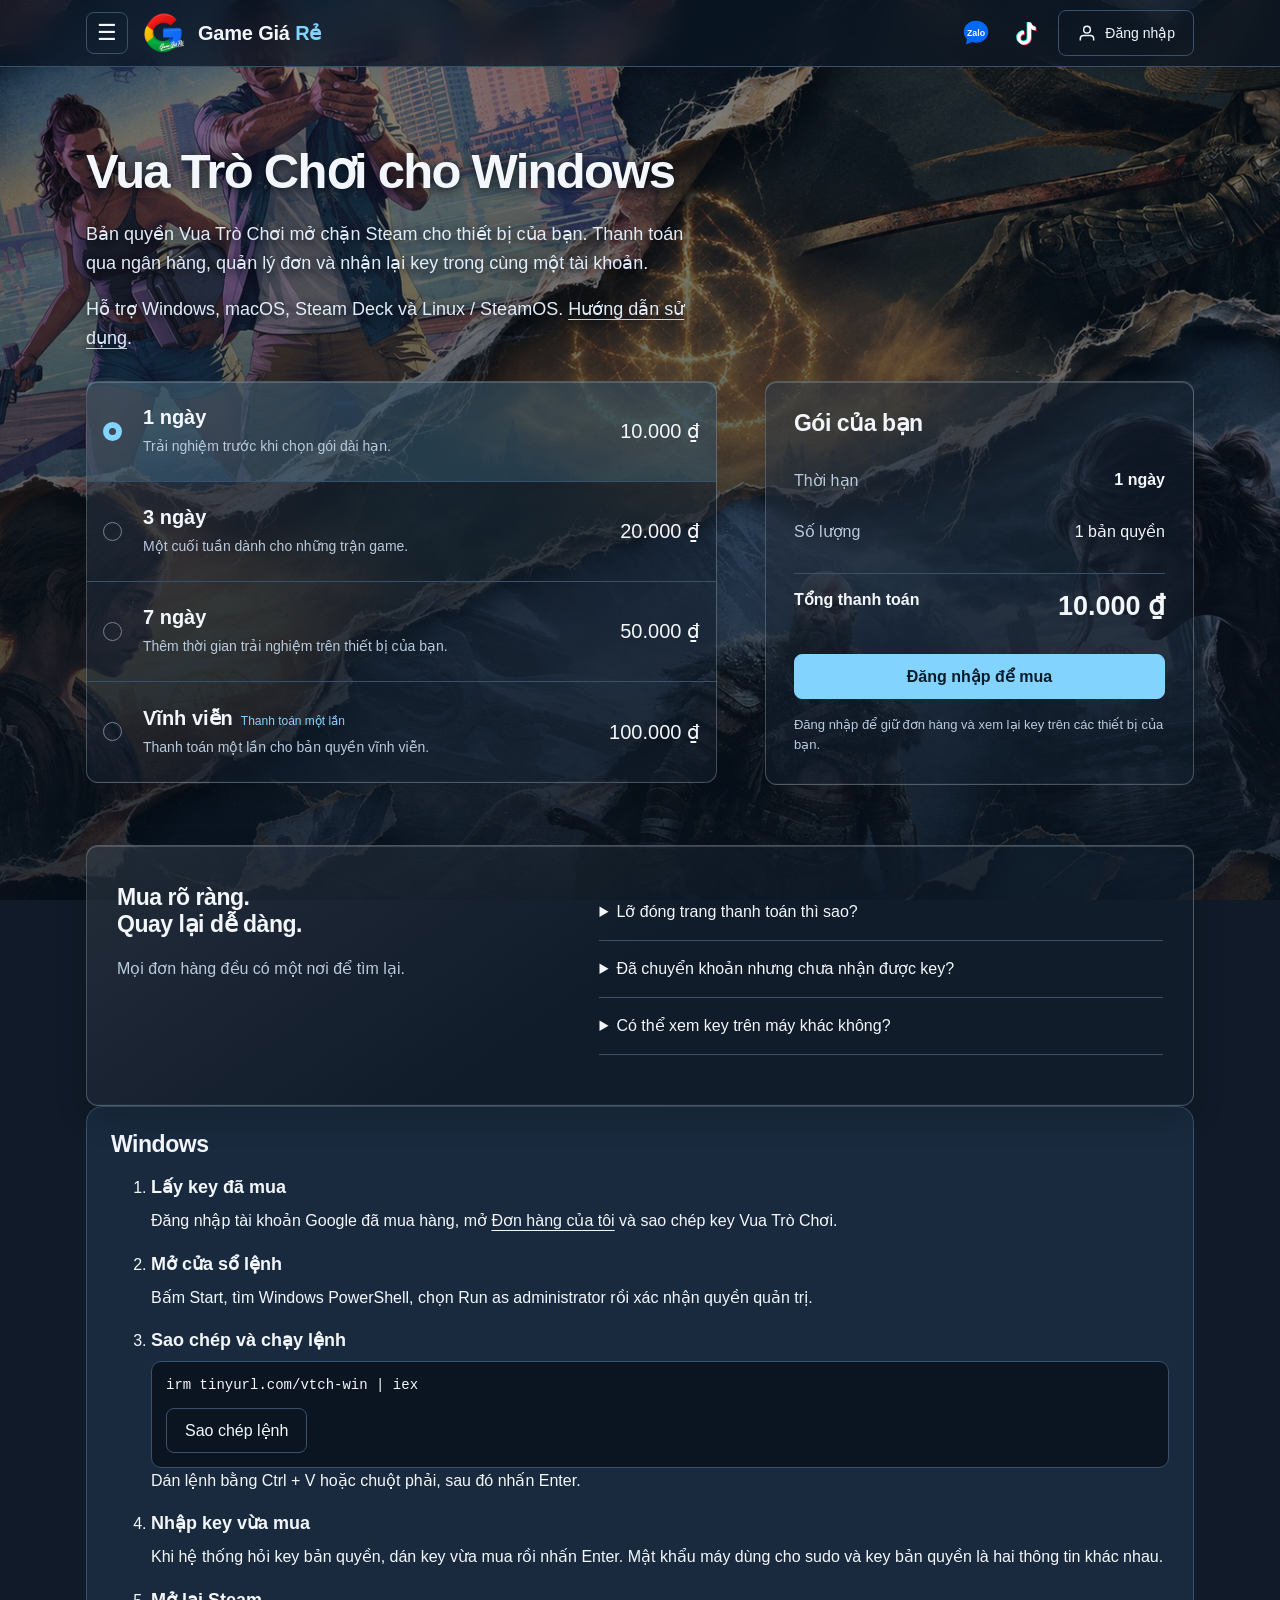
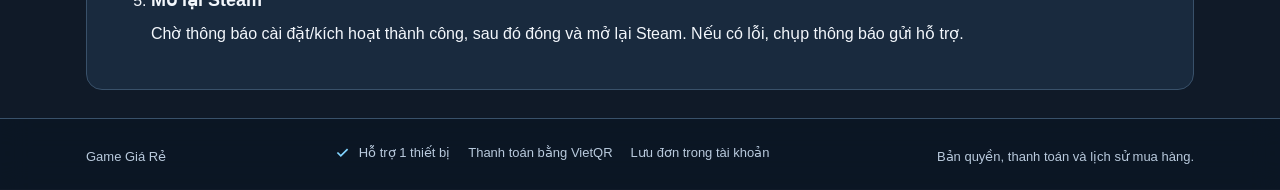
<file: shop/index.html>
<!doctype html>
<html lang="vi"><head><meta charset="utf-8">
<meta name="description" content="Tài khoản game Steam Offline, bản quyền Vua Trò Chơi và giải pháp mạng cho game thủ.">
<meta property="og:type" content="website">
<meta property="og:site_name" content="Game Giá Rẻ">
<meta property="og:locale" content="vi_VN">
<meta property="og:title" content="Game giá Rẻ - Tài Khoản Steam và giải pháp Mạng">
<meta property="og:description" content="Tài khoản game Steam Offline, bản quyền Vua Trò Chơi và giải pháp mạng cho game thủ.">
<meta property="og:url" content="https://gamegiare.com/buy">
<meta property="og:image" content="https://gamegiare.com/shop/paper-background-landscape.jpg">
<meta property="og:image:secure_url" content="https://gamegiare.com/shop/paper-background-landscape.jpg">
<meta property="og:image:type" content="image/jpeg">
<meta property="og:image:alt" content="Banner game của Game Giá Rẻ">
<meta name="twitter:card" content="summary_large_image">
<meta name="twitter:title" content="Game giá Rẻ - Tài Khoản Steam và giải pháp Mạng">
<meta name="twitter:description" content="Tài khoản game Steam Offline, bản quyền Vua Trò Chơi và giải pháp mạng cho game thủ.">
<meta name="twitter:image" content="https://gamegiare.com/shop/paper-background-landscape.jpg">
<meta name="viewport" content="width=device-width, initial-scale=1"><meta name="referrer" content="no-referrer"><title>Game Giá Rẻ — Bản quyền & đơn hàng</title><link rel="icon" type="image/png" href="/shop/game-gia-re.png"><link rel="apple-touch-icon" href="/shop/game-gia-re.png"><link rel="stylesheet" href="/shop/store.css"><script type="module" src="/shop/store.mjs?v=google-tab-session-1"></script></head>
<body>
<div class="demo" id="demo" hidden>Bản xem thử • Đơn hàng minh họa, không chuyển tiền tại đây.</div>
<header class="header"><div class="shell"><button type="button" class="site-menu-toggle" aria-label="Mở menu" aria-haspopup="dialog" aria-controls="site-menu"><span aria-hidden="true">☰</span></button><a class="brand catalog-brand" href="/games/"><img class="brand-logo" src="/shop/game-gia-re.png" alt=""><span class="catalog-wordmark">Game Giá <span>Rẻ</span></span></a><div class="header-actions"><div class="header-socials" role="group" aria-label="Liên hệ và cộng đồng">
<a class="social-link social-zalo" href="https://zalo.me/g/aepyfnpjyeovpwsxywej" target="_blank" rel="noopener noreferrer" aria-label="Tham gia cộng đồng Zalo" title="Tham gia cộng đồng Zalo"><svg viewBox="0 0 32 32" aria-hidden="true"><path fill="#0068ff" d="M16 2C8.3 2 2 7.6 2 14.5c0 3.2 1.4 6.2 3.7 8.4L4.5 29l6.7-2.6c1.5.5 3.1.7 4.8.7 7.7 0 14-5.6 14-12.6S23.7 2 16 2Z"/><text x="16" y="19" text-anchor="middle" fill="white" font-size="10" font-weight="800" font-family="Arial,sans-serif">Zalo</text></svg></a>
<a class="social-link social-tiktok" href="https://www.tiktok.com/@ggrshop0" target="_blank" rel="noopener noreferrer" aria-label="Xem TikTok Game Giá Rẻ" title="TikTok Game Giá Rẻ"><svg viewBox="0 0 24 24" aria-hidden="true"><path fill="#25f4ee" transform="translate(-.7,-.5)" d="M15 3h3c.4 2 1.7 3.3 4 3.7v3a9 9 0 0 1-4-1.2V16a6 6 0 1 1-6-6v3a3 3 0 1 0 3 3Z"/><path fill="#fe2c55" transform="translate(.7,.5)" d="M15 3h3c.4 2 1.7 3.3 4 3.7v3a9 9 0 0 1-4-1.2V16a6 6 0 1 1-6-6v3a3 3 0 1 0 3 3Z"/><path fill="white" d="M15 3h3c.4 2 1.7 3.3 4 3.7v3a9 9 0 0 1-4-1.2V16a6 6 0 1 1-6-6v3a3 3 0 1 0 3 3Z"/></svg></a>
</div><div class="account" id="account"><span>Đang kết nối…</span></div></div></div></header>
<main class="shell"><div id="alert" class="notice error" role="alert" hidden></div>
<section id="shop-view"><div class="intro"><h1>Chọn gói bản quyền Vua Trò Chơi</h1><p>Bản quyền Vua Trò Chơi mở chặn Steam cho thiết bị của bạn. Thanh toán qua ngân hàng, quản lý đơn và nhận lại key trong cùng một tài khoản.</p><p class="fine">Hỗ trợ Windows, macOS, Steam Deck và Linux / SteamOS. <a href="#instructions">Hướng dẫn sử dụng</a>.</p></div><div class="store-layout"><div><div class="plans" id="plans" role="group" aria-label="Chọn thời hạn bản quyền"></div></div><aside class="checkout" aria-label="Thông tin thanh toán"><h2 id="checkout-sidebar-title">Gói của bạn</h2><div class="summary-row" id="row-selected-name"><span class="muted" id="label-selected-name">Thời hạn</span><strong id="selected-name"></strong></div><div class="summary-row" id="row-selected-qty"><span class="muted" id="label-selected-qty">Số lượng</span><span id="selected-qty">1 bản quyền</span></div><div class="summary-row" id="row-selected-duration" hidden><span class="muted">Thời hạn chơi</span><span>Vĩnh viễn không giới hạn</span></div><div class="summary-row total"><span>Tổng thanh toán</span><strong id="selected-price"></strong></div><button id="buy" class="primary wide" disabled>Đang kết nối…</button><p class="fine" id="buy-note">Đăng nhập để giữ đơn hàng và xem lại key trên các thiết bị của bạn.</p></aside></div><section class="help"><div><h2>Mua rõ ràng.<br>Quay lại dễ dàng.</h2><p class="muted">Mọi đơn hàng đều có một nơi để tìm lại.</p></div><div><details><summary>Lỡ đóng trang thanh toán thì sao?</summary><p>Đăng nhập lại và mở “Đơn hàng của tôi”. Chọn đơn đang chờ để tiếp tục thanh toán, hoặc mở đơn đã thanh toán để lấy key.</p></details><details><summary>Đã chuyển khoản nhưng chưa nhận được key?</summary><p>Mở đơn và chọn “Kiểm tra thanh toán”. Nếu vẫn chưa xác nhận, giữ mã đơn cùng biên lai để nhờ shop kiểm tra. Không chuyển khoản lần nữa khi chưa xác minh.</p></details><details><summary>Có thể xem key trên máy khác không?</summary><p>Có. Đăng nhập đúng tài khoản đã dùng để tạo đơn, rồi vào “Đơn hàng của tôi”.</p></details></div></section></section>
<section id="orders-view" class="history-wrap" hidden><div class="view-head"><div><h1>Đơn hàng của tôi</h1><p>Tiếp tục thanh toán. Xem lại bản quyền.</p></div><button id="refresh">Làm mới</button></div><div id="orders"></div></section>
<section id="detail-view" hidden><button class="back" id="back">← Về đơn hàng</button><div id="detail" class="checkout-detail"></div></section>
</main><footer class="footer"><div class="shell"><span>Game Giá Rẻ</span><div class="benefits"><span><svg viewBox="0 0 20 20" fill="none" aria-hidden="true"><path d="m4 10 4 4 8-8" stroke-width="2"/></svg>Hỗ trợ 1 thiết bị</span><span>Thanh toán bằng VietQR</span><span>Lưu đơn trong tài khoản</span></div><span>Bản quyền, thanh toán và lịch sử mua hàng.</span></div></footer><div id="toast" class="toast" role="status" hidden></div>
<dialog id="site-menu" class="site-drawer" aria-label="Điều hướng"><div class="drawer-head"><strong>Game Giá Rẻ</strong><button type="button" class="site-menu-close" aria-label="Đóng menu">×</button></div><nav aria-label="Điều hướng chính"><a href="/games/">Danh mục Steam Offline</a><details class="package-menu"><summary>Chọn gói Vua Trò Chơi</summary><div class="package-options"><a href="/buy#shop">Windows · macOS · Linux</a><a href="/buy#shop">Steam Deck · SteamOS</a><a href="/mobile/">Điện thoại - FREE</a></div></details><details class="package-menu"><summary>Hướng dẫn sử dụng</summary><div class="package-options"><a href="/guides/#windows">Windows</a><a href="/guides/#macos">macOS</a><a href="/guides/#steam-deck">Steam Deck</a><a href="/guides/#linux">Linux / SteamOS</a><a href="/mobile/">Android / iPhone</a></div></details></nav></dialog><script type="module" src="/shop/site-menu.mjs"></script></body></html>
</file>
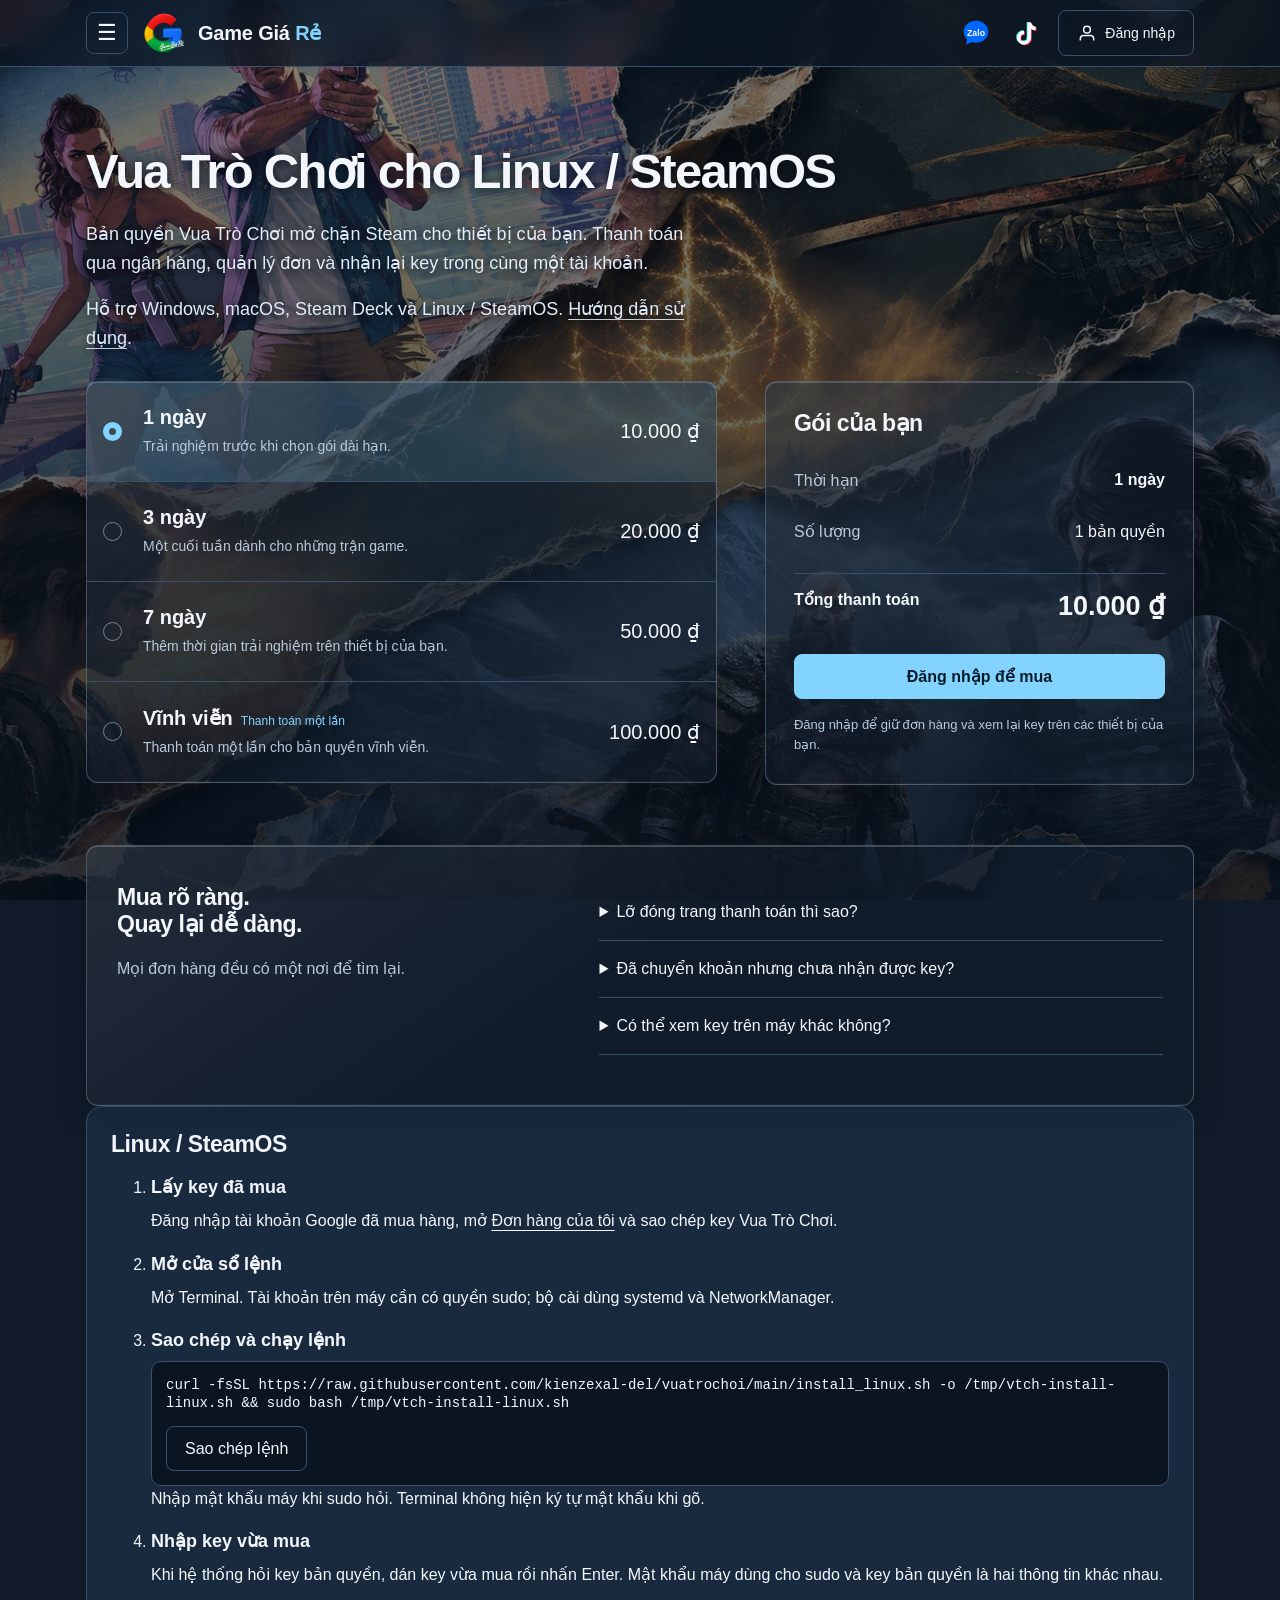
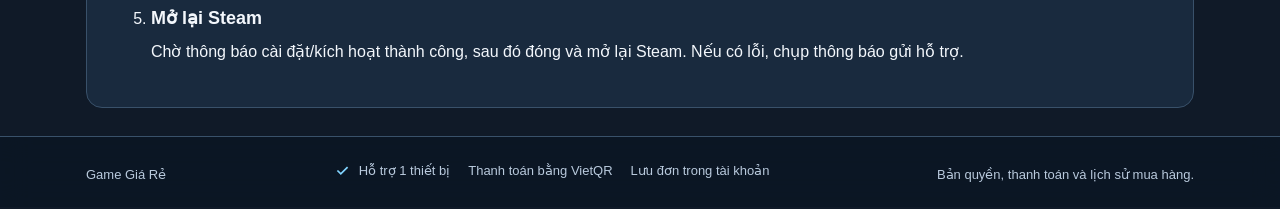
<file: buy/linux/index.html>
<!doctype html>
<html lang="vi"><head><meta charset="utf-8">
<meta name="description" content="Tài khoản game Steam Offline, bản quyền Vua Trò Chơi và giải pháp mạng cho game thủ.">
<meta property="og:type" content="website">
<meta property="og:site_name" content="Game Giá Rẻ">
<meta property="og:locale" content="vi_VN">
<meta property="og:title" content="Game giá Rẻ - Tài Khoản Steam và giải pháp Mạng">
<meta property="og:description" content="Tài khoản game Steam Offline, bản quyền Vua Trò Chơi và giải pháp mạng cho game thủ.">
<meta property="og:url" content="https://gamegiare.com/buy">
<meta property="og:image" content="https://gamegiare.com/shop/paper-background-landscape.jpg">
<meta property="og:image:secure_url" content="https://gamegiare.com/shop/paper-background-landscape.jpg">
<meta property="og:image:type" content="image/jpeg">
<meta property="og:image:alt" content="Banner game của Game Giá Rẻ">
<meta name="twitter:card" content="summary_large_image">
<meta name="twitter:title" content="Game giá Rẻ - Tài Khoản Steam và giải pháp Mạng">
<meta name="twitter:description" content="Tài khoản game Steam Offline, bản quyền Vua Trò Chơi và giải pháp mạng cho game thủ.">
<meta name="twitter:image" content="https://gamegiare.com/shop/paper-background-landscape.jpg">
<meta name="viewport" content="width=device-width, initial-scale=1"><meta name="referrer" content="no-referrer"><title>Game Giá Rẻ — Bản quyền & đơn hàng</title><link rel="icon" type="image/png" href="/shop/game-gia-re.png"><link rel="apple-touch-icon" href="/shop/game-gia-re.png"><link rel="stylesheet" href="/shop/store.css"><script type="module" src="/shop/store.mjs?v=google-tab-session-1"></script></head>
<body>
<div class="demo" id="demo" hidden>Bản xem thử • Đơn hàng minh họa, không chuyển tiền tại đây.</div>
<header class="header"><div class="shell"><button type="button" class="site-menu-toggle" aria-label="Mở menu" aria-haspopup="dialog" aria-controls="site-menu"><span aria-hidden="true">☰</span></button><a class="brand catalog-brand" href="/games/"><img class="brand-logo" src="/shop/game-gia-re.png" alt=""><span class="catalog-wordmark">Game Giá <span>Rẻ</span></span></a><div class="header-actions"><div class="header-socials" role="group" aria-label="Liên hệ và cộng đồng">
<a class="social-link social-zalo" href="https://zalo.me/g/aepyfnpjyeovpwsxywej" target="_blank" rel="noopener noreferrer" aria-label="Tham gia cộng đồng Zalo" title="Tham gia cộng đồng Zalo"><svg viewBox="0 0 32 32" aria-hidden="true"><path fill="#0068ff" d="M16 2C8.3 2 2 7.6 2 14.5c0 3.2 1.4 6.2 3.7 8.4L4.5 29l6.7-2.6c1.5.5 3.1.7 4.8.7 7.7 0 14-5.6 14-12.6S23.7 2 16 2Z"/><text x="16" y="19" text-anchor="middle" fill="white" font-size="10" font-weight="800" font-family="Arial,sans-serif">Zalo</text></svg></a>
<a class="social-link social-tiktok" href="https://www.tiktok.com/@ggrshop0" target="_blank" rel="noopener noreferrer" aria-label="Xem TikTok Game Giá Rẻ" title="TikTok Game Giá Rẻ"><svg viewBox="0 0 24 24" aria-hidden="true"><path fill="#25f4ee" transform="translate(-.7,-.5)" d="M15 3h3c.4 2 1.7 3.3 4 3.7v3a9 9 0 0 1-4-1.2V16a6 6 0 1 1-6-6v3a3 3 0 1 0 3 3Z"/><path fill="#fe2c55" transform="translate(.7,.5)" d="M15 3h3c.4 2 1.7 3.3 4 3.7v3a9 9 0 0 1-4-1.2V16a6 6 0 1 1-6-6v3a3 3 0 1 0 3 3Z"/><path fill="white" d="M15 3h3c.4 2 1.7 3.3 4 3.7v3a9 9 0 0 1-4-1.2V16a6 6 0 1 1-6-6v3a3 3 0 1 0 3 3Z"/></svg></a>
</div><div class="account" id="account"><span>Đang kết nối…</span></div></div></div></header>
<main class="shell"><div id="alert" class="notice error" role="alert" hidden></div>
<section id="shop-view"><div class="intro"><h1>Vua Trò Chơi cho Linux / SteamOS</h1><p>Bản quyền Vua Trò Chơi mở chặn Steam cho thiết bị của bạn. Thanh toán qua ngân hàng, quản lý đơn và nhận lại key trong cùng một tài khoản.</p><p class="fine">Hỗ trợ Windows, macOS, Steam Deck và Linux / SteamOS. <a href="#instructions">Hướng dẫn sử dụng</a>.</p></div><div class="store-layout"><div><div class="plans" id="plans" role="group" aria-label="Chọn thời hạn bản quyền"></div></div><aside class="checkout" aria-label="Thông tin thanh toán"><h2 id="checkout-sidebar-title">Gói của bạn</h2><div class="summary-row" id="row-selected-name"><span class="muted" id="label-selected-name">Thời hạn</span><strong id="selected-name"></strong></div><div class="summary-row" id="row-selected-qty"><span class="muted" id="label-selected-qty">Số lượng</span><span id="selected-qty">1 bản quyền</span></div><div class="summary-row" id="row-selected-duration" hidden><span class="muted">Thời hạn chơi</span><span>Vĩnh viễn không giới hạn</span></div><div class="summary-row total"><span>Tổng thanh toán</span><strong id="selected-price"></strong></div><button id="buy" class="primary wide" disabled>Đang kết nối…</button><p class="fine" id="buy-note">Đăng nhập để giữ đơn hàng và xem lại key trên các thiết bị của bạn.</p></aside></div><section class="help"><div><h2>Mua rõ ràng.<br>Quay lại dễ dàng.</h2><p class="muted">Mọi đơn hàng đều có một nơi để tìm lại.</p></div><div><details><summary>Lỡ đóng trang thanh toán thì sao?</summary><p>Đăng nhập lại và mở “Đơn hàng của tôi”. Chọn đơn đang chờ để tiếp tục thanh toán, hoặc mở đơn đã thanh toán để lấy key.</p></details><details><summary>Đã chuyển khoản nhưng chưa nhận được key?</summary><p>Mở đơn và chọn “Kiểm tra thanh toán”. Nếu vẫn chưa xác nhận, giữ mã đơn cùng biên lai để nhờ shop kiểm tra. Không chuyển khoản lần nữa khi chưa xác minh.</p></details><details><summary>Có thể xem key trên máy khác không?</summary><p>Có. Đăng nhập đúng tài khoản đã dùng để tạo đơn, rồi vào “Đơn hàng của tôi”.</p></details></div></section></section>
<section id="orders-view" class="history-wrap" hidden><div class="view-head"><div><h1>Đơn hàng của tôi</h1><p>Tiếp tục thanh toán. Xem lại bản quyền.</p></div><button id="refresh">Làm mới</button></div><div id="orders"></div></section>
<section id="detail-view" hidden><button class="back" id="back">← Về đơn hàng</button><div id="detail" class="checkout-detail"></div></section>
</main><footer class="footer"><div class="shell"><span>Game Giá Rẻ</span><div class="benefits"><span><svg viewBox="0 0 20 20" fill="none" aria-hidden="true"><path d="m4 10 4 4 8-8" stroke-width="2"/></svg>Hỗ trợ 1 thiết bị</span><span>Thanh toán bằng VietQR</span><span>Lưu đơn trong tài khoản</span></div><span>Bản quyền, thanh toán và lịch sử mua hàng.</span></div></footer><div id="toast" class="toast" role="status" hidden></div>
<dialog id="site-menu" class="site-drawer" aria-label="Điều hướng"><div class="drawer-head"><strong>Game Giá Rẻ</strong><button type="button" class="site-menu-close" aria-label="Đóng menu">×</button></div><nav aria-label="Điều hướng chính"><a href="/games/">Danh sách game offline</a><details class="package-menu" open><summary>Chọn gói Vua Trò Chơi</summary><div class="package-options"><a href="/buy/windows/">Windows</a><a href="/buy/macos/">macOS</a><a href="/buy/steam-deck/">Steam Deck</a><a href="/buy/linux/">Linux / SteamOS</a><a href="/mobile/">Điện thoại - FREE</a></div></details></nav></dialog><script type="module" src="/shop/site-menu.mjs"></script></body></html>
</file>
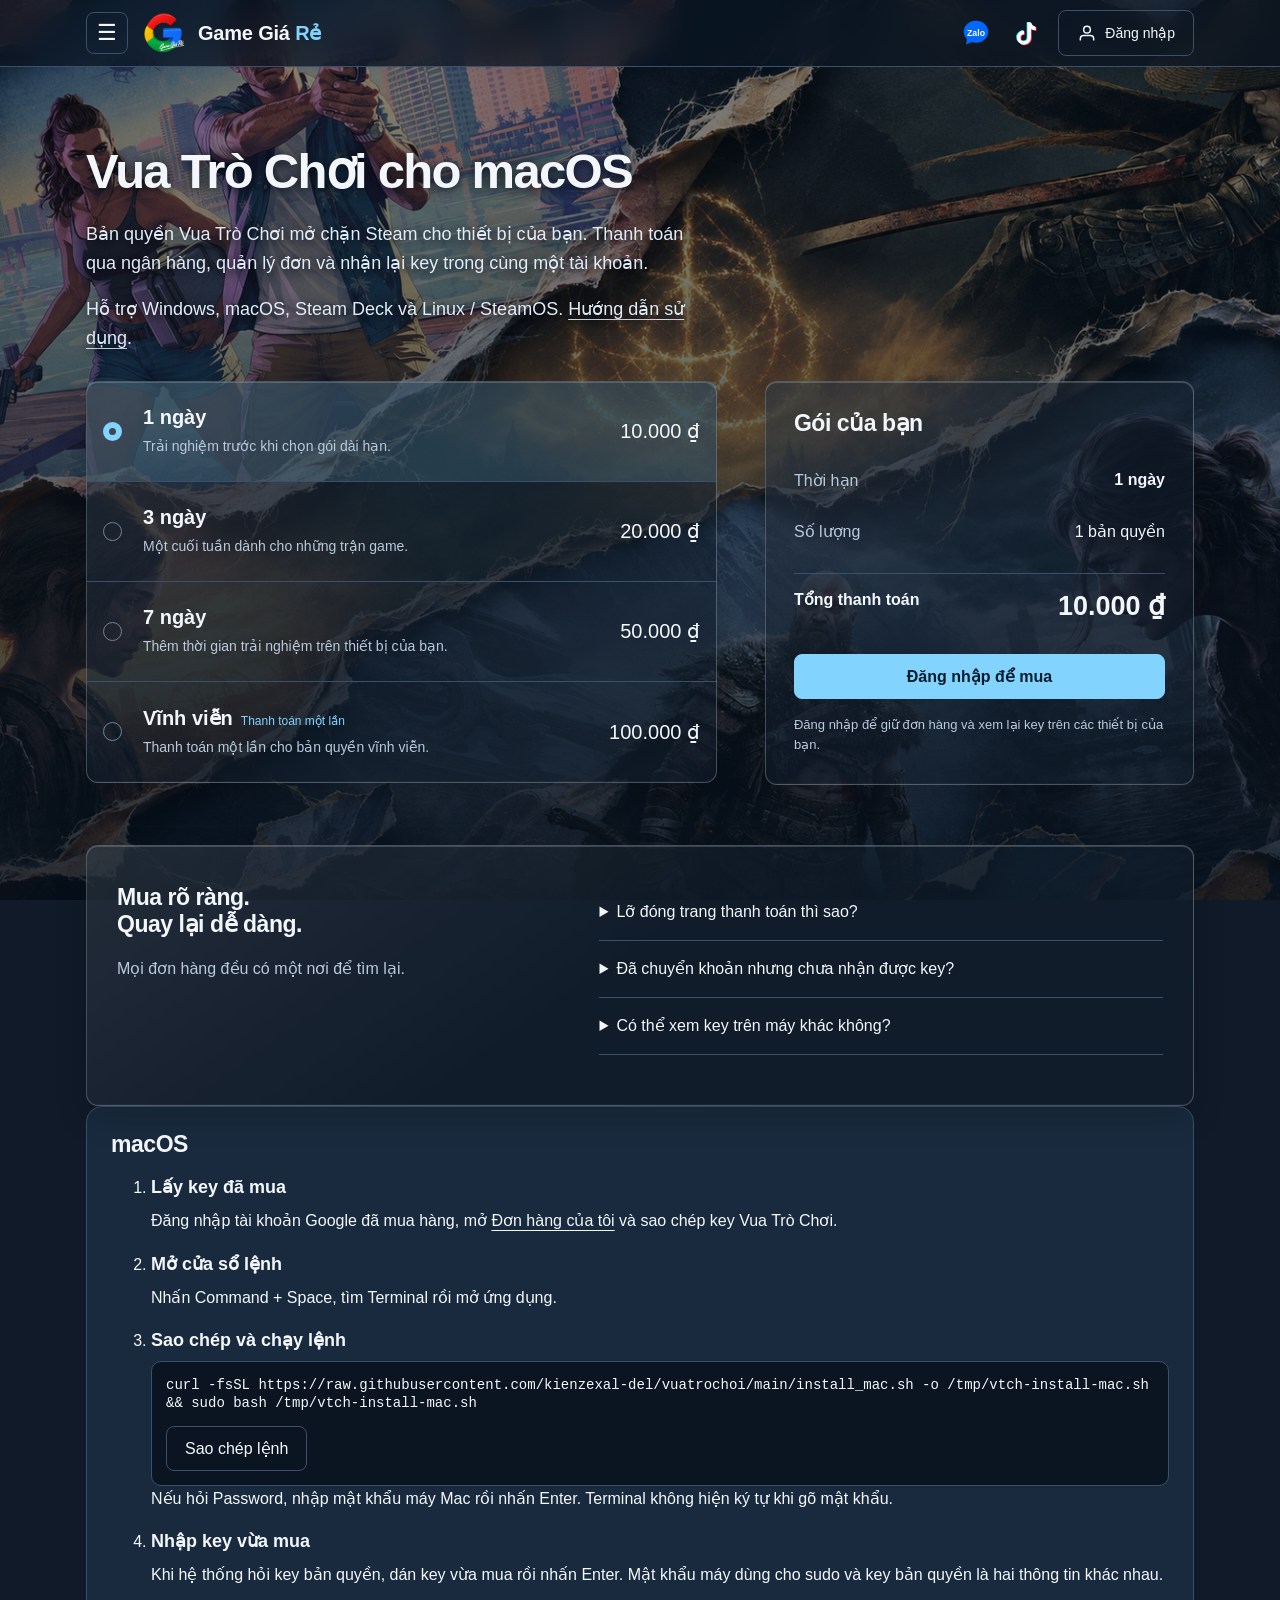
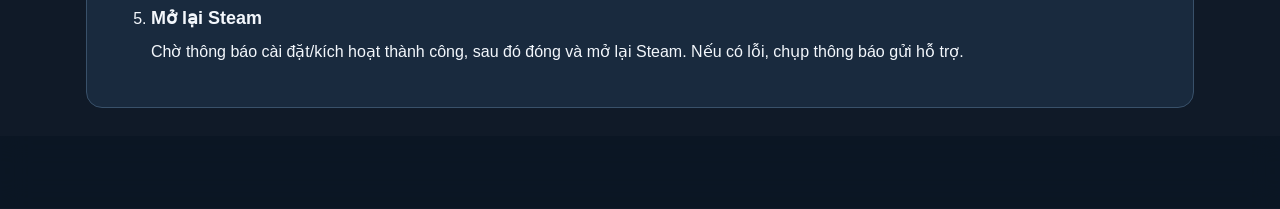
<file: buy/macos/index.html>
<!doctype html>
<html lang="vi"><head><meta charset="utf-8">
<meta name="description" content="Tài khoản game Steam Offline, bản quyền Vua Trò Chơi và giải pháp mạng cho game thủ.">
<meta property="og:type" content="website">
<meta property="og:site_name" content="Game Giá Rẻ">
<meta property="og:locale" content="vi_VN">
<meta property="og:title" content="Game giá Rẻ - Tài Khoản Steam và giải pháp Mạng">
<meta property="og:description" content="Tài khoản game Steam Offline, bản quyền Vua Trò Chơi và giải pháp mạng cho game thủ.">
<meta property="og:url" content="https://gamegiare.com/buy">
<meta property="og:image" content="https://gamegiare.com/shop/paper-background-landscape.jpg">
<meta property="og:image:secure_url" content="https://gamegiare.com/shop/paper-background-landscape.jpg">
<meta property="og:image:type" content="image/jpeg">
<meta property="og:image:alt" content="Banner game của Game Giá Rẻ">
<meta name="twitter:card" content="summary_large_image">
<meta name="twitter:title" content="Game giá Rẻ - Tài Khoản Steam và giải pháp Mạng">
<meta name="twitter:description" content="Tài khoản game Steam Offline, bản quyền Vua Trò Chơi và giải pháp mạng cho game thủ.">
<meta name="twitter:image" content="https://gamegiare.com/shop/paper-background-landscape.jpg">
<meta name="viewport" content="width=device-width, initial-scale=1"><meta name="referrer" content="no-referrer"><title>Game Giá Rẻ — Bản quyền & đơn hàng</title><link rel="icon" type="image/png" href="/shop/game-gia-re.png"><link rel="apple-touch-icon" href="/shop/game-gia-re.png"><link rel="stylesheet" href="/shop/store.css"><script type="module" src="/shop/store.mjs?v=google-tab-session-1"></script></head>
<body>
<div class="demo" id="demo" hidden>Bản xem thử • Đơn hàng minh họa, không chuyển tiền tại đây.</div>
<header class="header"><div class="shell"><button type="button" class="site-menu-toggle" aria-label="Mở menu" aria-haspopup="dialog" aria-controls="site-menu"><span aria-hidden="true">☰</span></button><a class="brand catalog-brand" href="/games/"><img class="brand-logo" src="/shop/game-gia-re.png" alt=""><span class="catalog-wordmark">Game Giá <span>Rẻ</span></span></a><div class="header-actions"><div class="header-socials" role="group" aria-label="Liên hệ và cộng đồng">
<a class="social-link social-zalo" href="https://zalo.me/g/aepyfnpjyeovpwsxywej" target="_blank" rel="noopener noreferrer" aria-label="Tham gia cộng đồng Zalo" title="Tham gia cộng đồng Zalo"><svg viewBox="0 0 32 32" aria-hidden="true"><path fill="#0068ff" d="M16 2C8.3 2 2 7.6 2 14.5c0 3.2 1.4 6.2 3.7 8.4L4.5 29l6.7-2.6c1.5.5 3.1.7 4.8.7 7.7 0 14-5.6 14-12.6S23.7 2 16 2Z"/><text x="16" y="19" text-anchor="middle" fill="white" font-size="10" font-weight="800" font-family="Arial,sans-serif">Zalo</text></svg></a>
<a class="social-link social-tiktok" href="https://www.tiktok.com/@ggrshop0" target="_blank" rel="noopener noreferrer" aria-label="Xem TikTok Game Giá Rẻ" title="TikTok Game Giá Rẻ"><svg viewBox="0 0 24 24" aria-hidden="true"><path fill="#25f4ee" transform="translate(-.7,-.5)" d="M15 3h3c.4 2 1.7 3.3 4 3.7v3a9 9 0 0 1-4-1.2V16a6 6 0 1 1-6-6v3a3 3 0 1 0 3 3Z"/><path fill="#fe2c55" transform="translate(.7,.5)" d="M15 3h3c.4 2 1.7 3.3 4 3.7v3a9 9 0 0 1-4-1.2V16a6 6 0 1 1-6-6v3a3 3 0 1 0 3 3Z"/><path fill="white" d="M15 3h3c.4 2 1.7 3.3 4 3.7v3a9 9 0 0 1-4-1.2V16a6 6 0 1 1-6-6v3a3 3 0 1 0 3 3Z"/></svg></a>
</div><div class="account" id="account"><span>Đang kết nối…</span></div></div></div></header>
<main class="shell"><div id="alert" class="notice error" role="alert" hidden></div>
<section id="shop-view"><div class="intro"><h1>Vua Trò Chơi cho macOS</h1><p>Bản quyền Vua Trò Chơi mở chặn Steam cho thiết bị của bạn. Thanh toán qua ngân hàng, quản lý đơn và nhận lại key trong cùng một tài khoản.</p><p class="fine">Hỗ trợ Windows, macOS, Steam Deck và Linux / SteamOS. <a href="#instructions">Hướng dẫn sử dụng</a>.</p></div><div class="store-layout"><div><div class="plans" id="plans" role="group" aria-label="Chọn thời hạn bản quyền"></div></div><aside class="checkout" aria-label="Thông tin thanh toán"><h2 id="checkout-sidebar-title">Gói của bạn</h2><div class="summary-row" id="row-selected-name"><span class="muted" id="label-selected-name">Thời hạn</span><strong id="selected-name"></strong></div><div class="summary-row" id="row-selected-qty"><span class="muted" id="label-selected-qty">Số lượng</span><span id="selected-qty">1 bản quyền</span></div><div class="summary-row" id="row-selected-duration" hidden><span class="muted">Thời hạn chơi</span><span>Vĩnh viễn không giới hạn</span></div><div class="summary-row total"><span>Tổng thanh toán</span><strong id="selected-price"></strong></div><button id="buy" class="primary wide" disabled>Đang kết nối…</button><p class="fine" id="buy-note">Đăng nhập để giữ đơn hàng và xem lại key trên các thiết bị của bạn.</p></aside></div><section class="help"><div><h2>Mua rõ ràng.<br>Quay lại dễ dàng.</h2><p class="muted">Mọi đơn hàng đều có một nơi để tìm lại.</p></div><div><details><summary>Lỡ đóng trang thanh toán thì sao?</summary><p>Đăng nhập lại và mở “Đơn hàng của tôi”. Chọn đơn đang chờ để tiếp tục thanh toán, hoặc mở đơn đã thanh toán để lấy key.</p></details><details><summary>Đã chuyển khoản nhưng chưa nhận được key?</summary><p>Mở đơn và chọn “Kiểm tra thanh toán”. Nếu vẫn chưa xác nhận, giữ mã đơn cùng biên lai để nhờ shop kiểm tra. Không chuyển khoản lần nữa khi chưa xác minh.</p></details><details><summary>Có thể xem key trên máy khác không?</summary><p>Có. Đăng nhập đúng tài khoản đã dùng để tạo đơn, rồi vào “Đơn hàng của tôi”.</p></details></div></section></section>
<section id="orders-view" class="history-wrap" hidden><div class="view-head"><div><h1>Đơn hàng của tôi</h1><p>Tiếp tục thanh toán. Xem lại bản quyền.</p></div><button id="refresh">Làm mới</button></div><div id="orders"></div></section>
<section id="detail-view" hidden><button class="back" id="back">← Về đơn hàng</button><div id="detail" class="checkout-detail"></div></section>
</main><footer class="footer"><div class="shell"><span>Game Giá Rẻ</span><div class="benefits"><span><svg viewBox="0 0 20 20" fill="none" aria-hidden="true"><path d="m4 10 4 4 8-8" stroke-width="2"/></svg>Hỗ trợ 1 thiết bị</span><span>Thanh toán bằng VietQR</span><span>Lưu đơn trong tài khoản</span></div><span>Bản quyền, thanh toán và lịch sử mua hàng.</span></div></footer><div id="toast" class="toast" role="status" hidden></div>
<dialog id="site-menu" class="site-drawer" aria-label="Điều hướng"><div class="drawer-head"><strong>Game Giá Rẻ</strong><button type="button" class="site-menu-close" aria-label="Đóng menu">×</button></div><nav aria-label="Điều hướng chính"><a href="/games/">Danh sách game offline</a><details class="package-menu" open><summary>Chọn gói Vua Trò Chơi</summary><div class="package-options"><a href="/buy/windows/">Windows</a><a href="/buy/macos/">macOS</a><a href="/buy/steam-deck/">Steam Deck</a><a href="/buy/linux/">Linux / SteamOS</a><a href="/mobile/">Điện thoại - FREE</a></div></details></nav></dialog><script type="module" src="/shop/site-menu.mjs"></script></body></html>
</file>
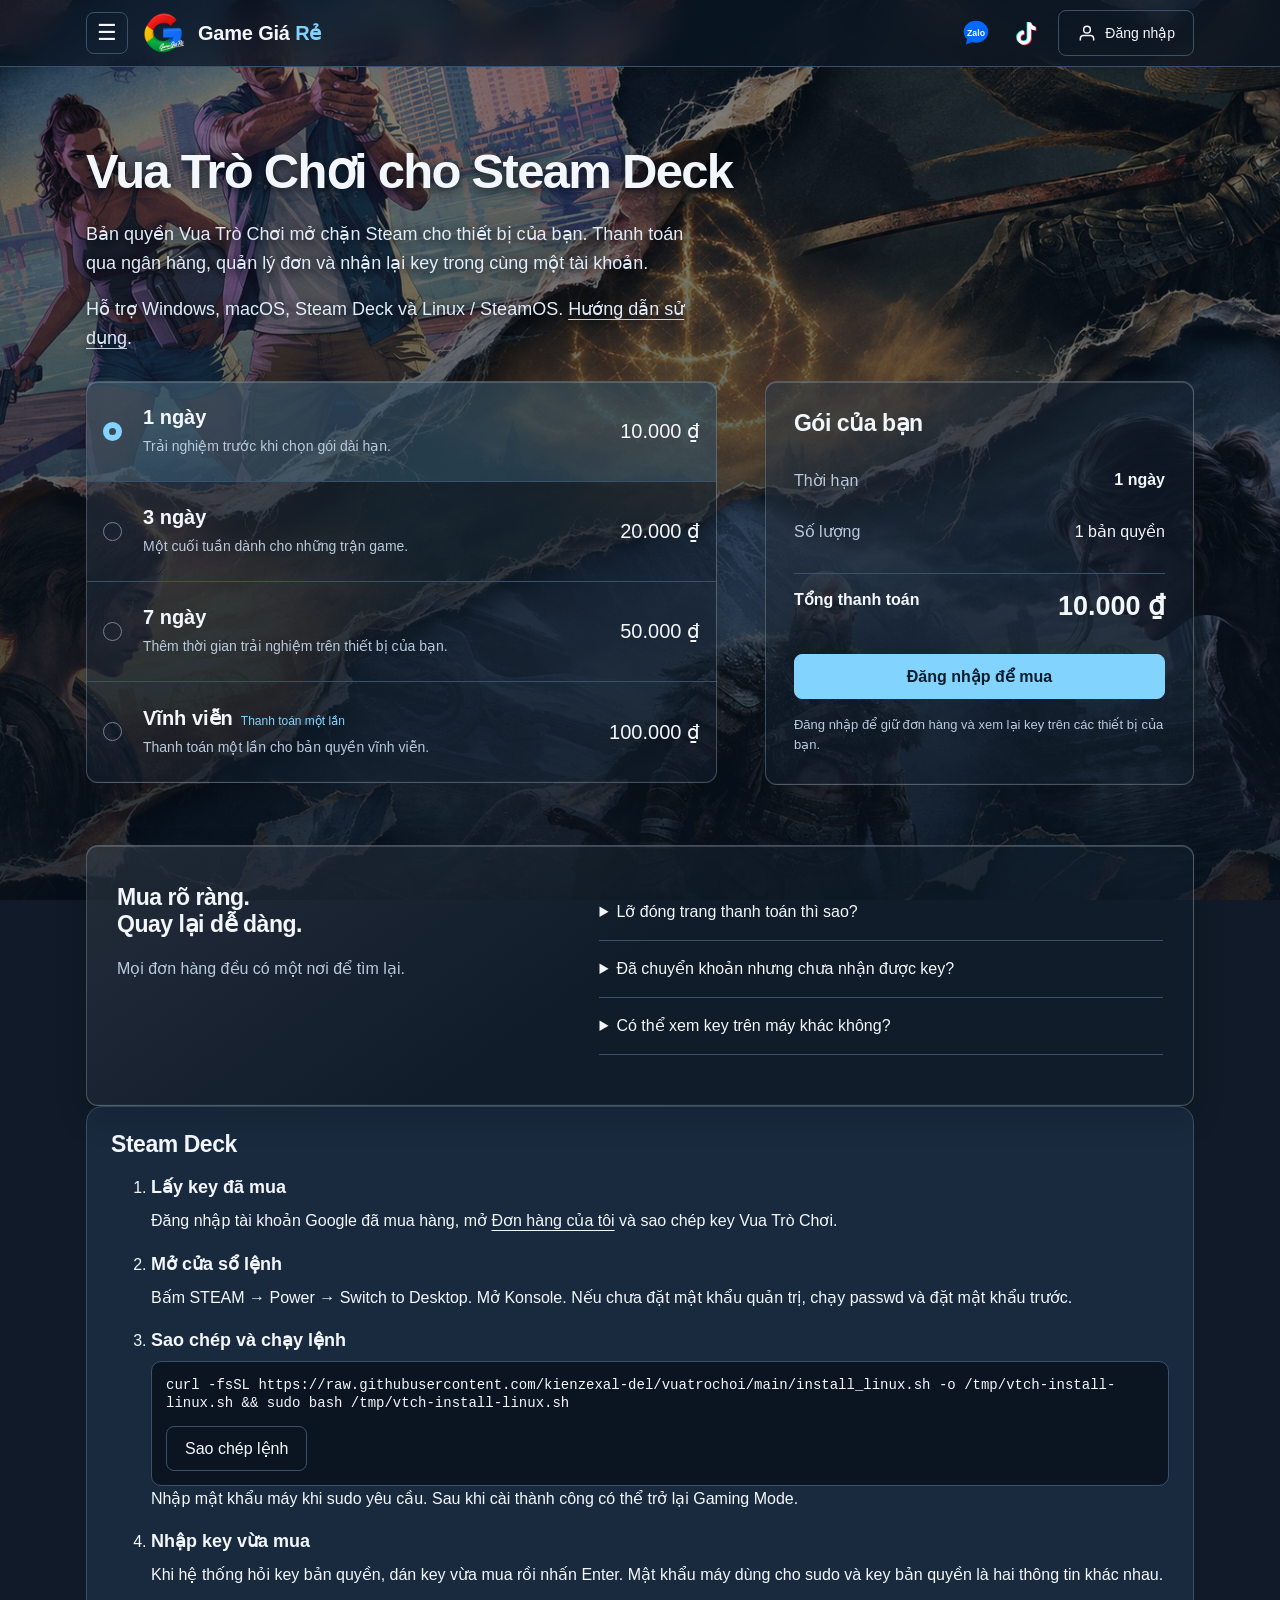
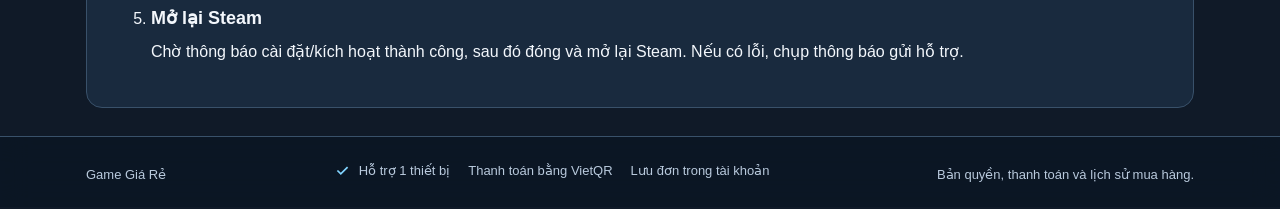
<file: buy/steam-deck/index.html>
<!doctype html>
<html lang="vi"><head><meta charset="utf-8">
<meta name="description" content="Tài khoản game Steam Offline, bản quyền Vua Trò Chơi và giải pháp mạng cho game thủ.">
<meta property="og:type" content="website">
<meta property="og:site_name" content="Game Giá Rẻ">
<meta property="og:locale" content="vi_VN">
<meta property="og:title" content="Game giá Rẻ - Tài Khoản Steam và giải pháp Mạng">
<meta property="og:description" content="Tài khoản game Steam Offline, bản quyền Vua Trò Chơi và giải pháp mạng cho game thủ.">
<meta property="og:url" content="https://gamegiare.com/buy">
<meta property="og:image" content="https://gamegiare.com/shop/paper-background-landscape.jpg">
<meta property="og:image:secure_url" content="https://gamegiare.com/shop/paper-background-landscape.jpg">
<meta property="og:image:type" content="image/jpeg">
<meta property="og:image:alt" content="Banner game của Game Giá Rẻ">
<meta name="twitter:card" content="summary_large_image">
<meta name="twitter:title" content="Game giá Rẻ - Tài Khoản Steam và giải pháp Mạng">
<meta name="twitter:description" content="Tài khoản game Steam Offline, bản quyền Vua Trò Chơi và giải pháp mạng cho game thủ.">
<meta name="twitter:image" content="https://gamegiare.com/shop/paper-background-landscape.jpg">
<meta name="viewport" content="width=device-width, initial-scale=1"><meta name="referrer" content="no-referrer"><title>Game Giá Rẻ — Bản quyền & đơn hàng</title><link rel="icon" type="image/png" href="/shop/game-gia-re.png"><link rel="apple-touch-icon" href="/shop/game-gia-re.png"><link rel="stylesheet" href="/shop/store.css"><script type="module" src="/shop/store.mjs?v=google-tab-session-1"></script></head>
<body>
<div class="demo" id="demo" hidden>Bản xem thử • Đơn hàng minh họa, không chuyển tiền tại đây.</div>
<header class="header"><div class="shell"><button type="button" class="site-menu-toggle" aria-label="Mở menu" aria-haspopup="dialog" aria-controls="site-menu"><span aria-hidden="true">☰</span></button><a class="brand catalog-brand" href="/games/"><img class="brand-logo" src="/shop/game-gia-re.png" alt=""><span class="catalog-wordmark">Game Giá <span>Rẻ</span></span></a><div class="header-actions"><div class="header-socials" role="group" aria-label="Liên hệ và cộng đồng">
<a class="social-link social-zalo" href="https://zalo.me/g/aepyfnpjyeovpwsxywej" target="_blank" rel="noopener noreferrer" aria-label="Tham gia cộng đồng Zalo" title="Tham gia cộng đồng Zalo"><svg viewBox="0 0 32 32" aria-hidden="true"><path fill="#0068ff" d="M16 2C8.3 2 2 7.6 2 14.5c0 3.2 1.4 6.2 3.7 8.4L4.5 29l6.7-2.6c1.5.5 3.1.7 4.8.7 7.7 0 14-5.6 14-12.6S23.7 2 16 2Z"/><text x="16" y="19" text-anchor="middle" fill="white" font-size="10" font-weight="800" font-family="Arial,sans-serif">Zalo</text></svg></a>
<a class="social-link social-tiktok" href="https://www.tiktok.com/@ggrshop0" target="_blank" rel="noopener noreferrer" aria-label="Xem TikTok Game Giá Rẻ" title="TikTok Game Giá Rẻ"><svg viewBox="0 0 24 24" aria-hidden="true"><path fill="#25f4ee" transform="translate(-.7,-.5)" d="M15 3h3c.4 2 1.7 3.3 4 3.7v3a9 9 0 0 1-4-1.2V16a6 6 0 1 1-6-6v3a3 3 0 1 0 3 3Z"/><path fill="#fe2c55" transform="translate(.7,.5)" d="M15 3h3c.4 2 1.7 3.3 4 3.7v3a9 9 0 0 1-4-1.2V16a6 6 0 1 1-6-6v3a3 3 0 1 0 3 3Z"/><path fill="white" d="M15 3h3c.4 2 1.7 3.3 4 3.7v3a9 9 0 0 1-4-1.2V16a6 6 0 1 1-6-6v3a3 3 0 1 0 3 3Z"/></svg></a>
</div><div class="account" id="account"><span>Đang kết nối…</span></div></div></div></header>
<main class="shell"><div id="alert" class="notice error" role="alert" hidden></div>
<section id="shop-view"><div class="intro"><h1>Vua Trò Chơi cho Steam Deck</h1><p>Bản quyền Vua Trò Chơi mở chặn Steam cho thiết bị của bạn. Thanh toán qua ngân hàng, quản lý đơn và nhận lại key trong cùng một tài khoản.</p><p class="fine">Hỗ trợ Windows, macOS, Steam Deck và Linux / SteamOS. <a href="#instructions">Hướng dẫn sử dụng</a>.</p></div><div class="store-layout"><div><div class="plans" id="plans" role="group" aria-label="Chọn thời hạn bản quyền"></div></div><aside class="checkout" aria-label="Thông tin thanh toán"><h2 id="checkout-sidebar-title">Gói của bạn</h2><div class="summary-row" id="row-selected-name"><span class="muted" id="label-selected-name">Thời hạn</span><strong id="selected-name"></strong></div><div class="summary-row" id="row-selected-qty"><span class="muted" id="label-selected-qty">Số lượng</span><span id="selected-qty">1 bản quyền</span></div><div class="summary-row" id="row-selected-duration" hidden><span class="muted">Thời hạn chơi</span><span>Vĩnh viễn không giới hạn</span></div><div class="summary-row total"><span>Tổng thanh toán</span><strong id="selected-price"></strong></div><button id="buy" class="primary wide" disabled>Đang kết nối…</button><p class="fine" id="buy-note">Đăng nhập để giữ đơn hàng và xem lại key trên các thiết bị của bạn.</p></aside></div><section class="help"><div><h2>Mua rõ ràng.<br>Quay lại dễ dàng.</h2><p class="muted">Mọi đơn hàng đều có một nơi để tìm lại.</p></div><div><details><summary>Lỡ đóng trang thanh toán thì sao?</summary><p>Đăng nhập lại và mở “Đơn hàng của tôi”. Chọn đơn đang chờ để tiếp tục thanh toán, hoặc mở đơn đã thanh toán để lấy key.</p></details><details><summary>Đã chuyển khoản nhưng chưa nhận được key?</summary><p>Mở đơn và chọn “Kiểm tra thanh toán”. Nếu vẫn chưa xác nhận, giữ mã đơn cùng biên lai để nhờ shop kiểm tra. Không chuyển khoản lần nữa khi chưa xác minh.</p></details><details><summary>Có thể xem key trên máy khác không?</summary><p>Có. Đăng nhập đúng tài khoản đã dùng để tạo đơn, rồi vào “Đơn hàng của tôi”.</p></details></div></section></section>
<section id="orders-view" class="history-wrap" hidden><div class="view-head"><div><h1>Đơn hàng của tôi</h1><p>Tiếp tục thanh toán. Xem lại bản quyền.</p></div><button id="refresh">Làm mới</button></div><div id="orders"></div></section>
<section id="detail-view" hidden><button class="back" id="back">← Về đơn hàng</button><div id="detail" class="checkout-detail"></div></section>
</main><footer class="footer"><div class="shell"><span>Game Giá Rẻ</span><div class="benefits"><span><svg viewBox="0 0 20 20" fill="none" aria-hidden="true"><path d="m4 10 4 4 8-8" stroke-width="2"/></svg>Hỗ trợ 1 thiết bị</span><span>Thanh toán bằng VietQR</span><span>Lưu đơn trong tài khoản</span></div><span>Bản quyền, thanh toán và lịch sử mua hàng.</span></div></footer><div id="toast" class="toast" role="status" hidden></div>
<dialog id="site-menu" class="site-drawer" aria-label="Điều hướng"><div class="drawer-head"><strong>Game Giá Rẻ</strong><button type="button" class="site-menu-close" aria-label="Đóng menu">×</button></div><nav aria-label="Điều hướng chính"><a href="/games/">Danh sách game offline</a><details class="package-menu" open><summary>Chọn gói Vua Trò Chơi</summary><div class="package-options"><a href="/buy/windows/">Windows</a><a href="/buy/macos/">macOS</a><a href="/buy/steam-deck/">Steam Deck</a><a href="/buy/linux/">Linux / SteamOS</a><a href="/mobile/">Điện thoại - FREE</a></div></details></nav></dialog><script type="module" src="/shop/site-menu.mjs"></script></body></html>
</file>
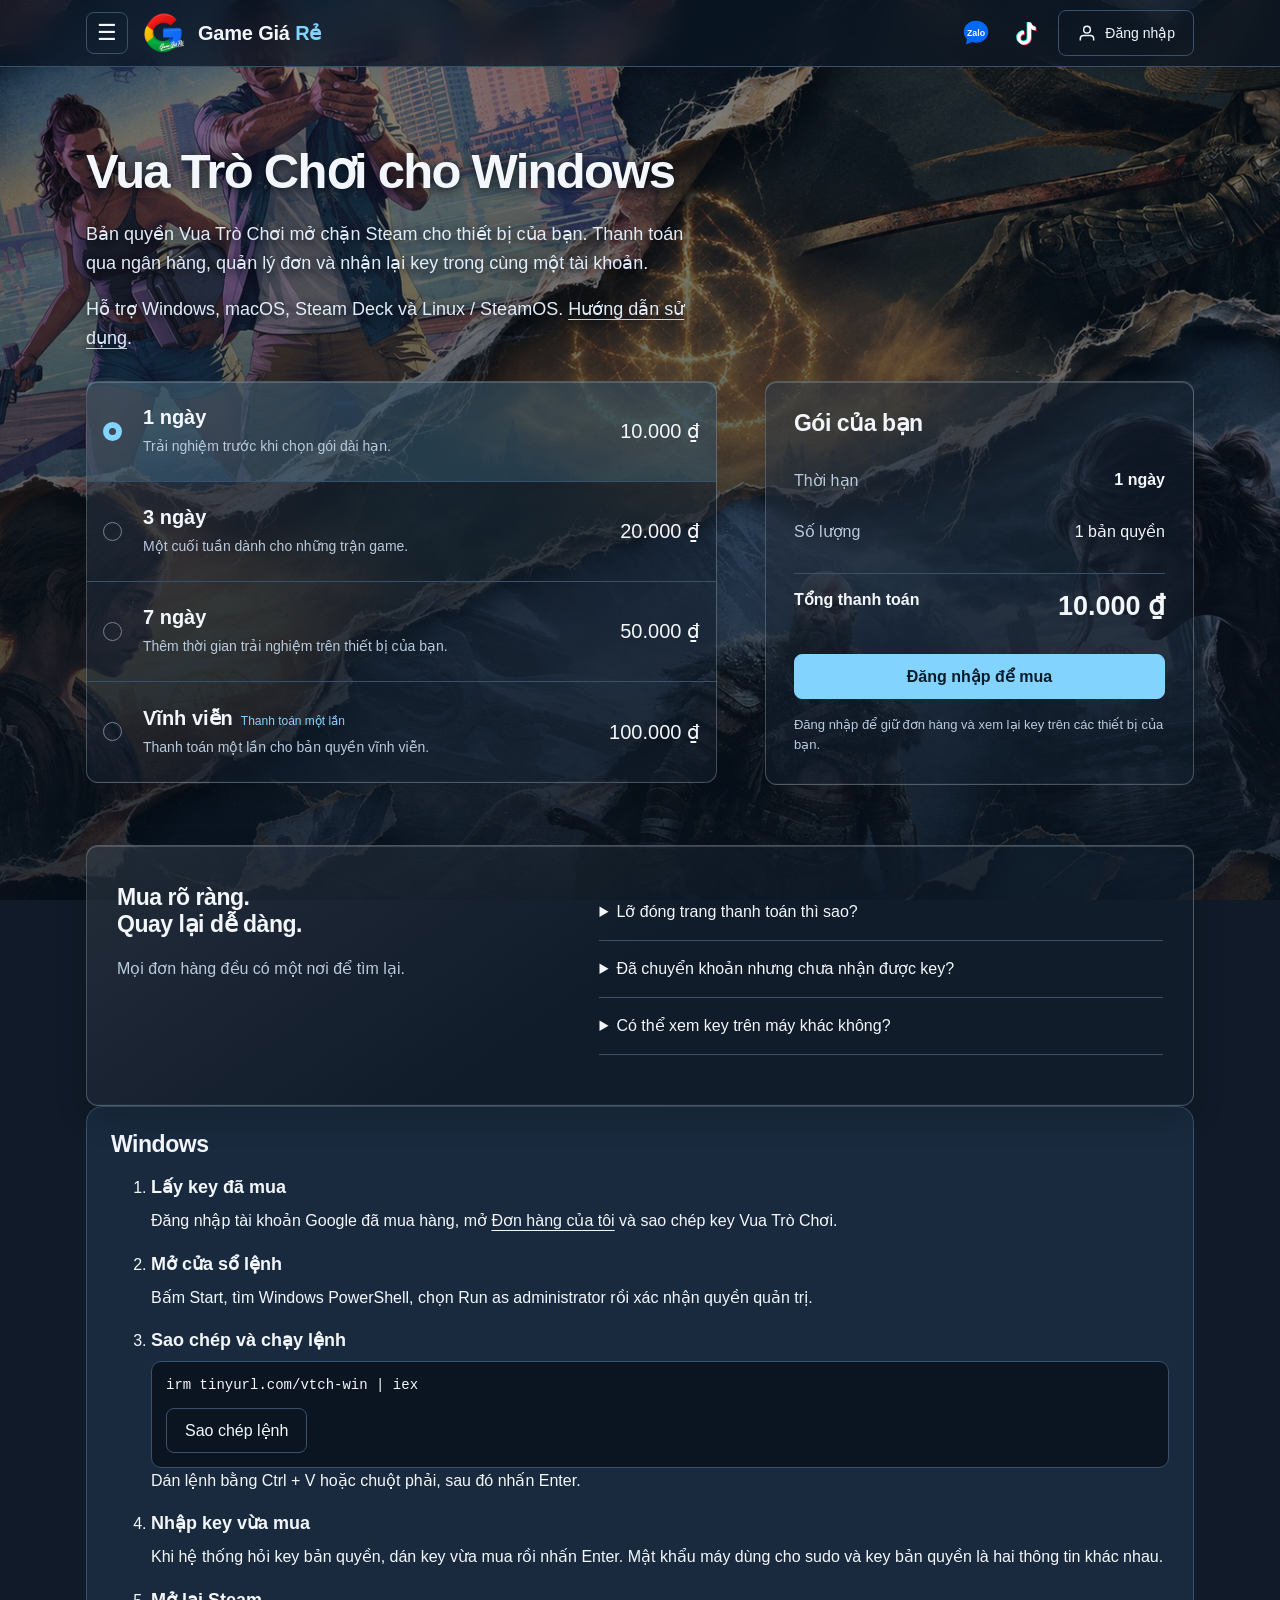
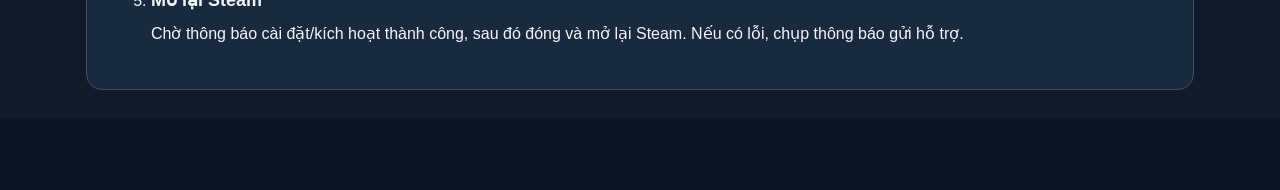
<file: buy/windows/index.html>
<!doctype html>
<html lang="vi"><head><meta charset="utf-8">
<meta name="description" content="Tài khoản game Steam Offline, bản quyền Vua Trò Chơi và giải pháp mạng cho game thủ.">
<meta property="og:type" content="website">
<meta property="og:site_name" content="Game Giá Rẻ">
<meta property="og:locale" content="vi_VN">
<meta property="og:title" content="Game giá Rẻ - Tài Khoản Steam và giải pháp Mạng">
<meta property="og:description" content="Tài khoản game Steam Offline, bản quyền Vua Trò Chơi và giải pháp mạng cho game thủ.">
<meta property="og:url" content="https://gamegiare.com/buy">
<meta property="og:image" content="https://gamegiare.com/shop/paper-background-landscape.jpg">
<meta property="og:image:secure_url" content="https://gamegiare.com/shop/paper-background-landscape.jpg">
<meta property="og:image:type" content="image/jpeg">
<meta property="og:image:alt" content="Banner game của Game Giá Rẻ">
<meta name="twitter:card" content="summary_large_image">
<meta name="twitter:title" content="Game giá Rẻ - Tài Khoản Steam và giải pháp Mạng">
<meta name="twitter:description" content="Tài khoản game Steam Offline, bản quyền Vua Trò Chơi và giải pháp mạng cho game thủ.">
<meta name="twitter:image" content="https://gamegiare.com/shop/paper-background-landscape.jpg">
<meta name="viewport" content="width=device-width, initial-scale=1"><meta name="referrer" content="no-referrer"><title>Game Giá Rẻ — Bản quyền & đơn hàng</title><link rel="icon" type="image/png" href="/shop/game-gia-re.png"><link rel="apple-touch-icon" href="/shop/game-gia-re.png"><link rel="stylesheet" href="/shop/store.css"><script type="module" src="/shop/store.mjs?v=google-tab-session-1"></script></head>
<body>
<div class="demo" id="demo" hidden>Bản xem thử • Đơn hàng minh họa, không chuyển tiền tại đây.</div>
<header class="header"><div class="shell"><button type="button" class="site-menu-toggle" aria-label="Mở menu" aria-haspopup="dialog" aria-controls="site-menu"><span aria-hidden="true">☰</span></button><a class="brand catalog-brand" href="/games/"><img class="brand-logo" src="/shop/game-gia-re.png" alt=""><span class="catalog-wordmark">Game Giá <span>Rẻ</span></span></a><div class="header-actions"><div class="header-socials" role="group" aria-label="Liên hệ và cộng đồng">
<a class="social-link social-zalo" href="https://zalo.me/g/aepyfnpjyeovpwsxywej" target="_blank" rel="noopener noreferrer" aria-label="Tham gia cộng đồng Zalo" title="Tham gia cộng đồng Zalo"><svg viewBox="0 0 32 32" aria-hidden="true"><path fill="#0068ff" d="M16 2C8.3 2 2 7.6 2 14.5c0 3.2 1.4 6.2 3.7 8.4L4.5 29l6.7-2.6c1.5.5 3.1.7 4.8.7 7.7 0 14-5.6 14-12.6S23.7 2 16 2Z"/><text x="16" y="19" text-anchor="middle" fill="white" font-size="10" font-weight="800" font-family="Arial,sans-serif">Zalo</text></svg></a>
<a class="social-link social-tiktok" href="https://www.tiktok.com/@ggrshop0" target="_blank" rel="noopener noreferrer" aria-label="Xem TikTok Game Giá Rẻ" title="TikTok Game Giá Rẻ"><svg viewBox="0 0 24 24" aria-hidden="true"><path fill="#25f4ee" transform="translate(-.7,-.5)" d="M15 3h3c.4 2 1.7 3.3 4 3.7v3a9 9 0 0 1-4-1.2V16a6 6 0 1 1-6-6v3a3 3 0 1 0 3 3Z"/><path fill="#fe2c55" transform="translate(.7,.5)" d="M15 3h3c.4 2 1.7 3.3 4 3.7v3a9 9 0 0 1-4-1.2V16a6 6 0 1 1-6-6v3a3 3 0 1 0 3 3Z"/><path fill="white" d="M15 3h3c.4 2 1.7 3.3 4 3.7v3a9 9 0 0 1-4-1.2V16a6 6 0 1 1-6-6v3a3 3 0 1 0 3 3Z"/></svg></a>
</div><div class="account" id="account"><span>Đang kết nối…</span></div></div></div></header>
<main class="shell"><div id="alert" class="notice error" role="alert" hidden></div>
<section id="shop-view"><div class="intro"><h1>Vua Trò Chơi cho Windows</h1><p>Bản quyền Vua Trò Chơi mở chặn Steam cho thiết bị của bạn. Thanh toán qua ngân hàng, quản lý đơn và nhận lại key trong cùng một tài khoản.</p><p class="fine">Hỗ trợ Windows, macOS, Steam Deck và Linux / SteamOS. <a href="#instructions">Hướng dẫn sử dụng</a>.</p></div><div class="store-layout"><div><div class="plans" id="plans" role="group" aria-label="Chọn thời hạn bản quyền"></div></div><aside class="checkout" aria-label="Thông tin thanh toán"><h2 id="checkout-sidebar-title">Gói của bạn</h2><div class="summary-row" id="row-selected-name"><span class="muted" id="label-selected-name">Thời hạn</span><strong id="selected-name"></strong></div><div class="summary-row" id="row-selected-qty"><span class="muted" id="label-selected-qty">Số lượng</span><span id="selected-qty">1 bản quyền</span></div><div class="summary-row" id="row-selected-duration" hidden><span class="muted">Thời hạn chơi</span><span>Vĩnh viễn không giới hạn</span></div><div class="summary-row total"><span>Tổng thanh toán</span><strong id="selected-price"></strong></div><button id="buy" class="primary wide" disabled>Đang kết nối…</button><p class="fine" id="buy-note">Đăng nhập để giữ đơn hàng và xem lại key trên các thiết bị của bạn.</p></aside></div><section class="help"><div><h2>Mua rõ ràng.<br>Quay lại dễ dàng.</h2><p class="muted">Mọi đơn hàng đều có một nơi để tìm lại.</p></div><div><details><summary>Lỡ đóng trang thanh toán thì sao?</summary><p>Đăng nhập lại và mở “Đơn hàng của tôi”. Chọn đơn đang chờ để tiếp tục thanh toán, hoặc mở đơn đã thanh toán để lấy key.</p></details><details><summary>Đã chuyển khoản nhưng chưa nhận được key?</summary><p>Mở đơn và chọn “Kiểm tra thanh toán”. Nếu vẫn chưa xác nhận, giữ mã đơn cùng biên lai để nhờ shop kiểm tra. Không chuyển khoản lần nữa khi chưa xác minh.</p></details><details><summary>Có thể xem key trên máy khác không?</summary><p>Có. Đăng nhập đúng tài khoản đã dùng để tạo đơn, rồi vào “Đơn hàng của tôi”.</p></details></div></section></section>
<section id="orders-view" class="history-wrap" hidden><div class="view-head"><div><h1>Đơn hàng của tôi</h1><p>Tiếp tục thanh toán. Xem lại bản quyền.</p></div><button id="refresh">Làm mới</button></div><div id="orders"></div></section>
<section id="detail-view" hidden><button class="back" id="back">← Về đơn hàng</button><div id="detail" class="checkout-detail"></div></section>
</main><footer class="footer"><div class="shell"><span>Game Giá Rẻ</span><div class="benefits"><span><svg viewBox="0 0 20 20" fill="none" aria-hidden="true"><path d="m4 10 4 4 8-8" stroke-width="2"/></svg>Hỗ trợ 1 thiết bị</span><span>Thanh toán bằng VietQR</span><span>Lưu đơn trong tài khoản</span></div><span>Bản quyền, thanh toán và lịch sử mua hàng.</span></div></footer><div id="toast" class="toast" role="status" hidden></div>
<dialog id="site-menu" class="site-drawer" aria-label="Điều hướng"><div class="drawer-head"><strong>Game Giá Rẻ</strong><button type="button" class="site-menu-close" aria-label="Đóng menu">×</button></div><nav aria-label="Điều hướng chính"><a href="/games/">Danh sách game offline</a><details class="package-menu" open><summary>Chọn gói Vua Trò Chơi</summary><div class="package-options"><a href="/buy/windows/">Windows</a><a href="/buy/macos/">macOS</a><a href="/buy/steam-deck/">Steam Deck</a><a href="/buy/linux/">Linux / SteamOS</a><a href="/mobile/">Điện thoại - FREE</a></div></details></nav></dialog><script type="module" src="/shop/site-menu.mjs"></script></body></html>
</file>
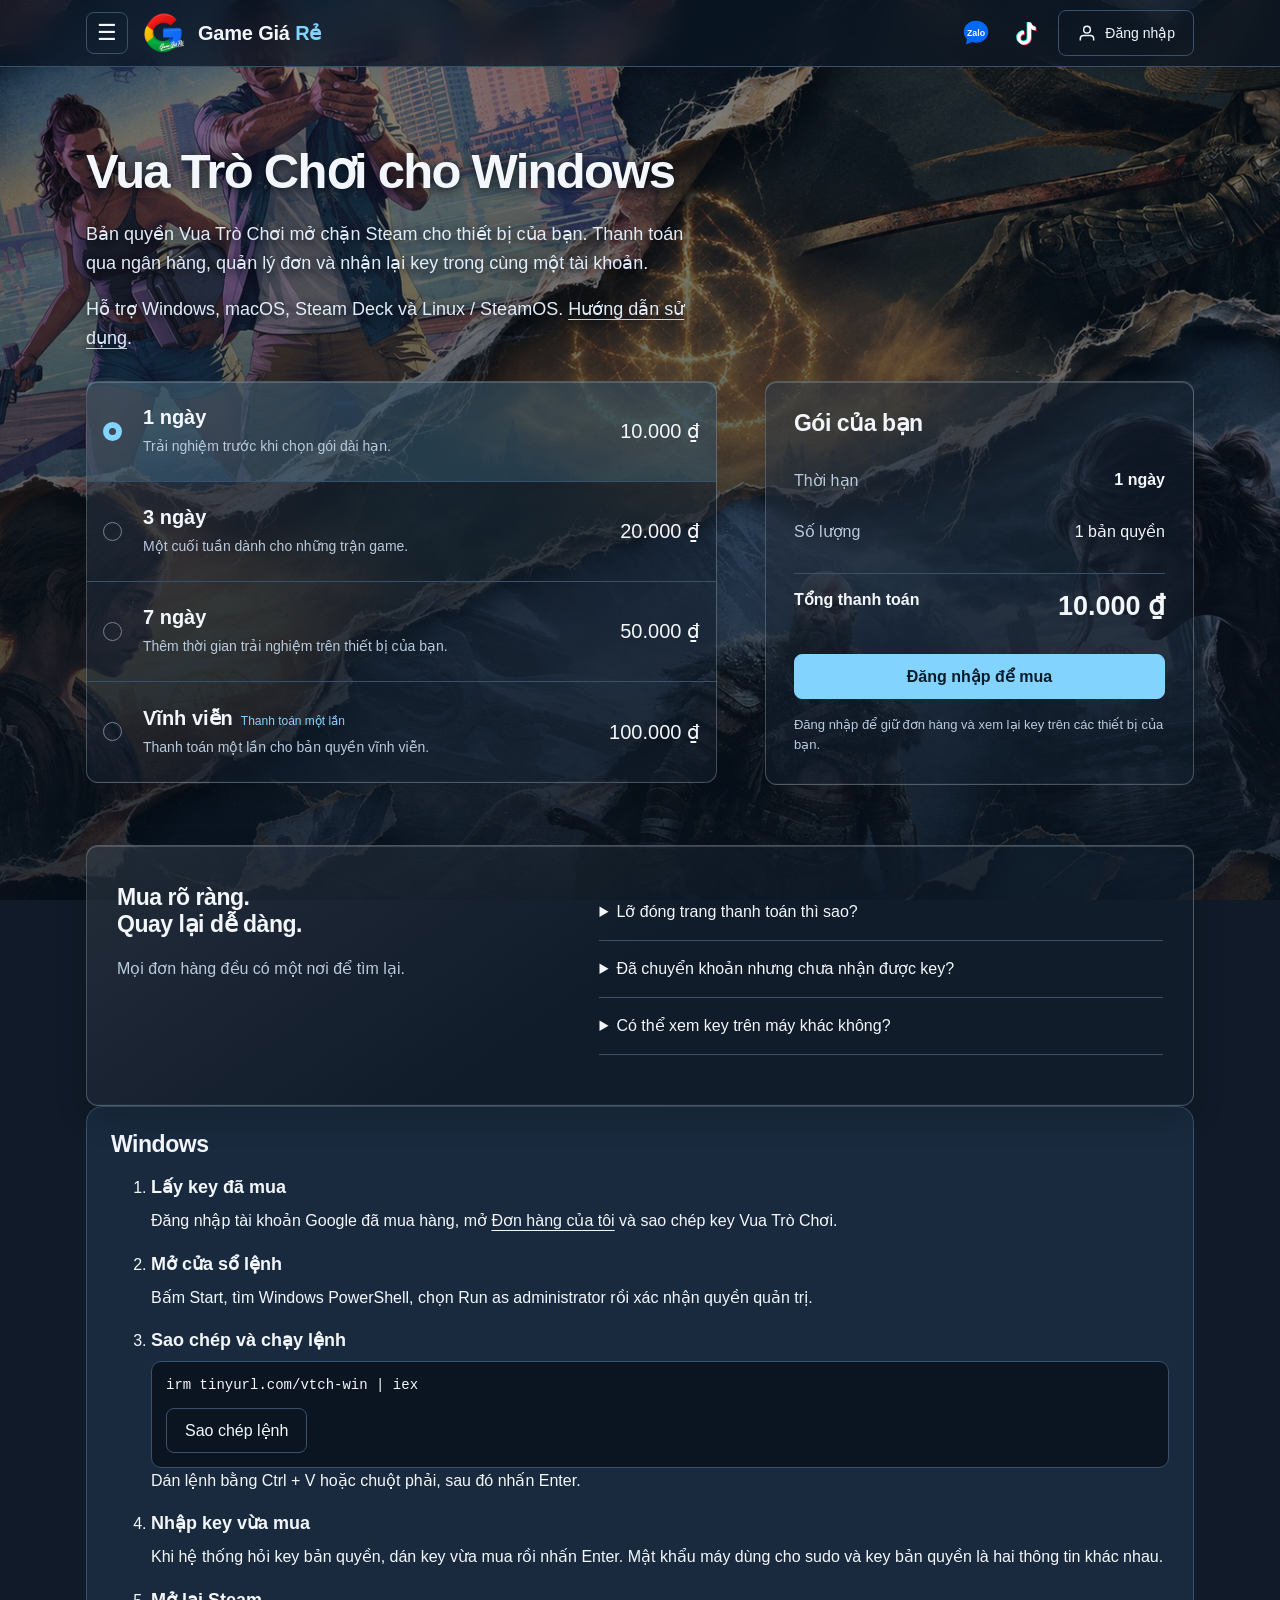
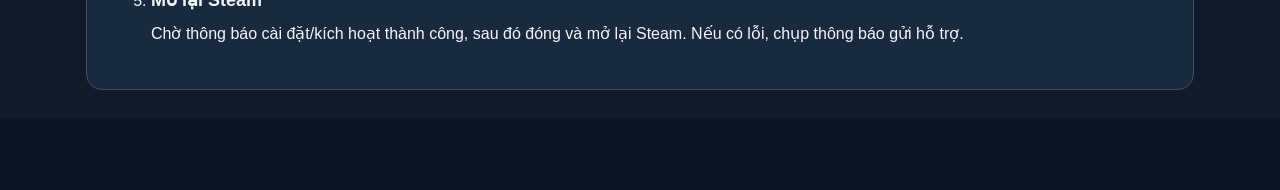
<file: buy.html>
<!doctype html>
<html lang="vi"><head><meta charset="utf-8">
<meta name="description" content="Tài khoản game Steam Offline, bản quyền Vua Trò Chơi và giải pháp mạng cho game thủ.">
<meta property="og:type" content="website">
<meta property="og:site_name" content="Game Giá Rẻ">
<meta property="og:locale" content="vi_VN">
<meta property="og:title" content="Game giá Rẻ - Tài Khoản Steam và giải pháp Mạng">
<meta property="og:description" content="Tài khoản game Steam Offline, bản quyền Vua Trò Chơi và giải pháp mạng cho game thủ.">
<meta property="og:url" content="https://gamegiare.com/buy">
<meta property="og:image" content="https://gamegiare.com/shop/paper-background-landscape.jpg">
<meta property="og:image:secure_url" content="https://gamegiare.com/shop/paper-background-landscape.jpg">
<meta property="og:image:type" content="image/jpeg">
<meta property="og:image:alt" content="Banner game của Game Giá Rẻ">
<meta name="twitter:card" content="summary_large_image">
<meta name="twitter:title" content="Game giá Rẻ - Tài Khoản Steam và giải pháp Mạng">
<meta name="twitter:description" content="Tài khoản game Steam Offline, bản quyền Vua Trò Chơi và giải pháp mạng cho game thủ.">
<meta name="twitter:image" content="https://gamegiare.com/shop/paper-background-landscape.jpg">
<meta name="viewport" content="width=device-width, initial-scale=1"><meta name="referrer" content="no-referrer"><title>Game Giá Rẻ — Bản quyền & đơn hàng</title><link rel="icon" type="image/png" href="/shop/game-gia-re.png"><link rel="apple-touch-icon" href="/shop/game-gia-re.png"><link rel="stylesheet" href="/shop/store.css"><script type="module" src="/shop/store.mjs?v=google-tab-session-1"></script></head>
<body>
<div class="demo" id="demo" hidden>Bản xem thử • Đơn hàng minh họa, không chuyển tiền tại đây.</div>
<header class="header"><div class="shell"><button type="button" class="site-menu-toggle" aria-label="Mở menu" aria-haspopup="dialog" aria-controls="site-menu"><span aria-hidden="true">☰</span></button><a class="brand catalog-brand" href="/games/"><img class="brand-logo" src="/shop/game-gia-re.png" alt=""><span class="catalog-wordmark">Game Giá <span>Rẻ</span></span></a><div class="header-actions"><div class="header-socials" role="group" aria-label="Liên hệ và cộng đồng">
<a class="social-link social-zalo" href="https://zalo.me/g/aepyfnpjyeovpwsxywej" target="_blank" rel="noopener noreferrer" aria-label="Tham gia cộng đồng Zalo" title="Tham gia cộng đồng Zalo"><svg viewBox="0 0 32 32" aria-hidden="true"><path fill="#0068ff" d="M16 2C8.3 2 2 7.6 2 14.5c0 3.2 1.4 6.2 3.7 8.4L4.5 29l6.7-2.6c1.5.5 3.1.7 4.8.7 7.7 0 14-5.6 14-12.6S23.7 2 16 2Z"/><text x="16" y="19" text-anchor="middle" fill="white" font-size="10" font-weight="800" font-family="Arial,sans-serif">Zalo</text></svg></a>
<a class="social-link social-tiktok" href="https://www.tiktok.com/@ggrshop0" target="_blank" rel="noopener noreferrer" aria-label="Xem TikTok Game Giá Rẻ" title="TikTok Game Giá Rẻ"><svg viewBox="0 0 24 24" aria-hidden="true"><path fill="#25f4ee" transform="translate(-.7,-.5)" d="M15 3h3c.4 2 1.7 3.3 4 3.7v3a9 9 0 0 1-4-1.2V16a6 6 0 1 1-6-6v3a3 3 0 1 0 3 3Z"/><path fill="#fe2c55" transform="translate(.7,.5)" d="M15 3h3c.4 2 1.7 3.3 4 3.7v3a9 9 0 0 1-4-1.2V16a6 6 0 1 1-6-6v3a3 3 0 1 0 3 3Z"/><path fill="white" d="M15 3h3c.4 2 1.7 3.3 4 3.7v3a9 9 0 0 1-4-1.2V16a6 6 0 1 1-6-6v3a3 3 0 1 0 3 3Z"/></svg></a>
</div><div class="account" id="account"><span>Đang kết nối…</span></div></div></div></header>
<main class="shell"><div id="alert" class="notice error" role="alert" hidden></div>
<section id="shop-view"><div class="intro"><h1>Chọn gói bản quyền Vua Trò Chơi</h1><p>Bản quyền Vua Trò Chơi mở chặn Steam cho thiết bị của bạn. Thanh toán qua ngân hàng, quản lý đơn và nhận lại key trong cùng một tài khoản.</p><p class="fine">Hỗ trợ Windows, macOS, Steam Deck và Linux / SteamOS. <a href="#instructions">Hướng dẫn sử dụng</a>.</p></div><div class="store-layout"><div><div class="plans" id="plans" role="group" aria-label="Chọn thời hạn bản quyền"></div></div><aside class="checkout" aria-label="Thông tin thanh toán"><h2 id="checkout-sidebar-title">Gói của bạn</h2><div class="summary-row" id="row-selected-name"><span class="muted" id="label-selected-name">Thời hạn</span><strong id="selected-name"></strong></div><div class="summary-row" id="row-selected-qty"><span class="muted" id="label-selected-qty">Số lượng</span><span id="selected-qty">1 bản quyền</span></div><div class="summary-row" id="row-selected-duration" hidden><span class="muted">Thời hạn chơi</span><span>Vĩnh viễn không giới hạn</span></div><div class="summary-row total"><span>Tổng thanh toán</span><strong id="selected-price"></strong></div><button id="buy" class="primary wide" disabled>Đang kết nối…</button><p class="fine" id="buy-note">Đăng nhập để giữ đơn hàng và xem lại key trên các thiết bị của bạn.</p></aside></div><section class="help"><div><h2>Mua rõ ràng.<br>Quay lại dễ dàng.</h2><p class="muted">Mọi đơn hàng đều có một nơi để tìm lại.</p></div><div><details><summary>Lỡ đóng trang thanh toán thì sao?</summary><p>Đăng nhập lại và mở “Đơn hàng của tôi”. Chọn đơn đang chờ để tiếp tục thanh toán, hoặc mở đơn đã thanh toán để lấy key.</p></details><details><summary>Đã chuyển khoản nhưng chưa nhận được key?</summary><p>Mở đơn và chọn “Kiểm tra thanh toán”. Nếu vẫn chưa xác nhận, giữ mã đơn cùng biên lai để nhờ shop kiểm tra. Không chuyển khoản lần nữa khi chưa xác minh.</p></details><details><summary>Có thể xem key trên máy khác không?</summary><p>Có. Đăng nhập đúng tài khoản đã dùng để tạo đơn, rồi vào “Đơn hàng của tôi”.</p></details></div></section></section>
<section id="orders-view" class="history-wrap" hidden><div class="view-head"><div><h1>Đơn hàng của tôi</h1><p>Tiếp tục thanh toán. Xem lại bản quyền.</p></div><button id="refresh">Làm mới</button></div><div id="orders"></div></section>
<section id="detail-view" hidden><button class="back" id="back">← Về đơn hàng</button><div id="detail" class="checkout-detail"></div></section>
</main><footer class="footer"><div class="shell"><span>Game Giá Rẻ</span><div class="benefits"><span><svg viewBox="0 0 20 20" fill="none" aria-hidden="true"><path d="m4 10 4 4 8-8" stroke-width="2"/></svg>Hỗ trợ 1 thiết bị</span><span>Thanh toán bằng VietQR</span><span>Lưu đơn trong tài khoản</span></div><span>Bản quyền, thanh toán và lịch sử mua hàng.</span></div></footer><div id="toast" class="toast" role="status" hidden></div>
<dialog id="site-menu" class="site-drawer" aria-label="Điều hướng"><div class="drawer-head"><strong>Game Giá Rẻ</strong><button type="button" class="site-menu-close" aria-label="Đóng menu">×</button></div><nav aria-label="Điều hướng chính"><a href="/games/">Danh sách game offline</a><details class="package-menu" open><summary>Chọn gói Vua Trò Chơi</summary><div class="package-options"><a href="/buy/windows/">Windows</a><a href="/buy/macos/">macOS</a><a href="/buy/steam-deck/">Steam Deck</a><a href="/buy/linux/">Linux / SteamOS</a><a href="/mobile/">Điện thoại - FREE</a></div></details></nav></dialog><script type="module" src="/shop/site-menu.mjs"></script></body></html>
</file>
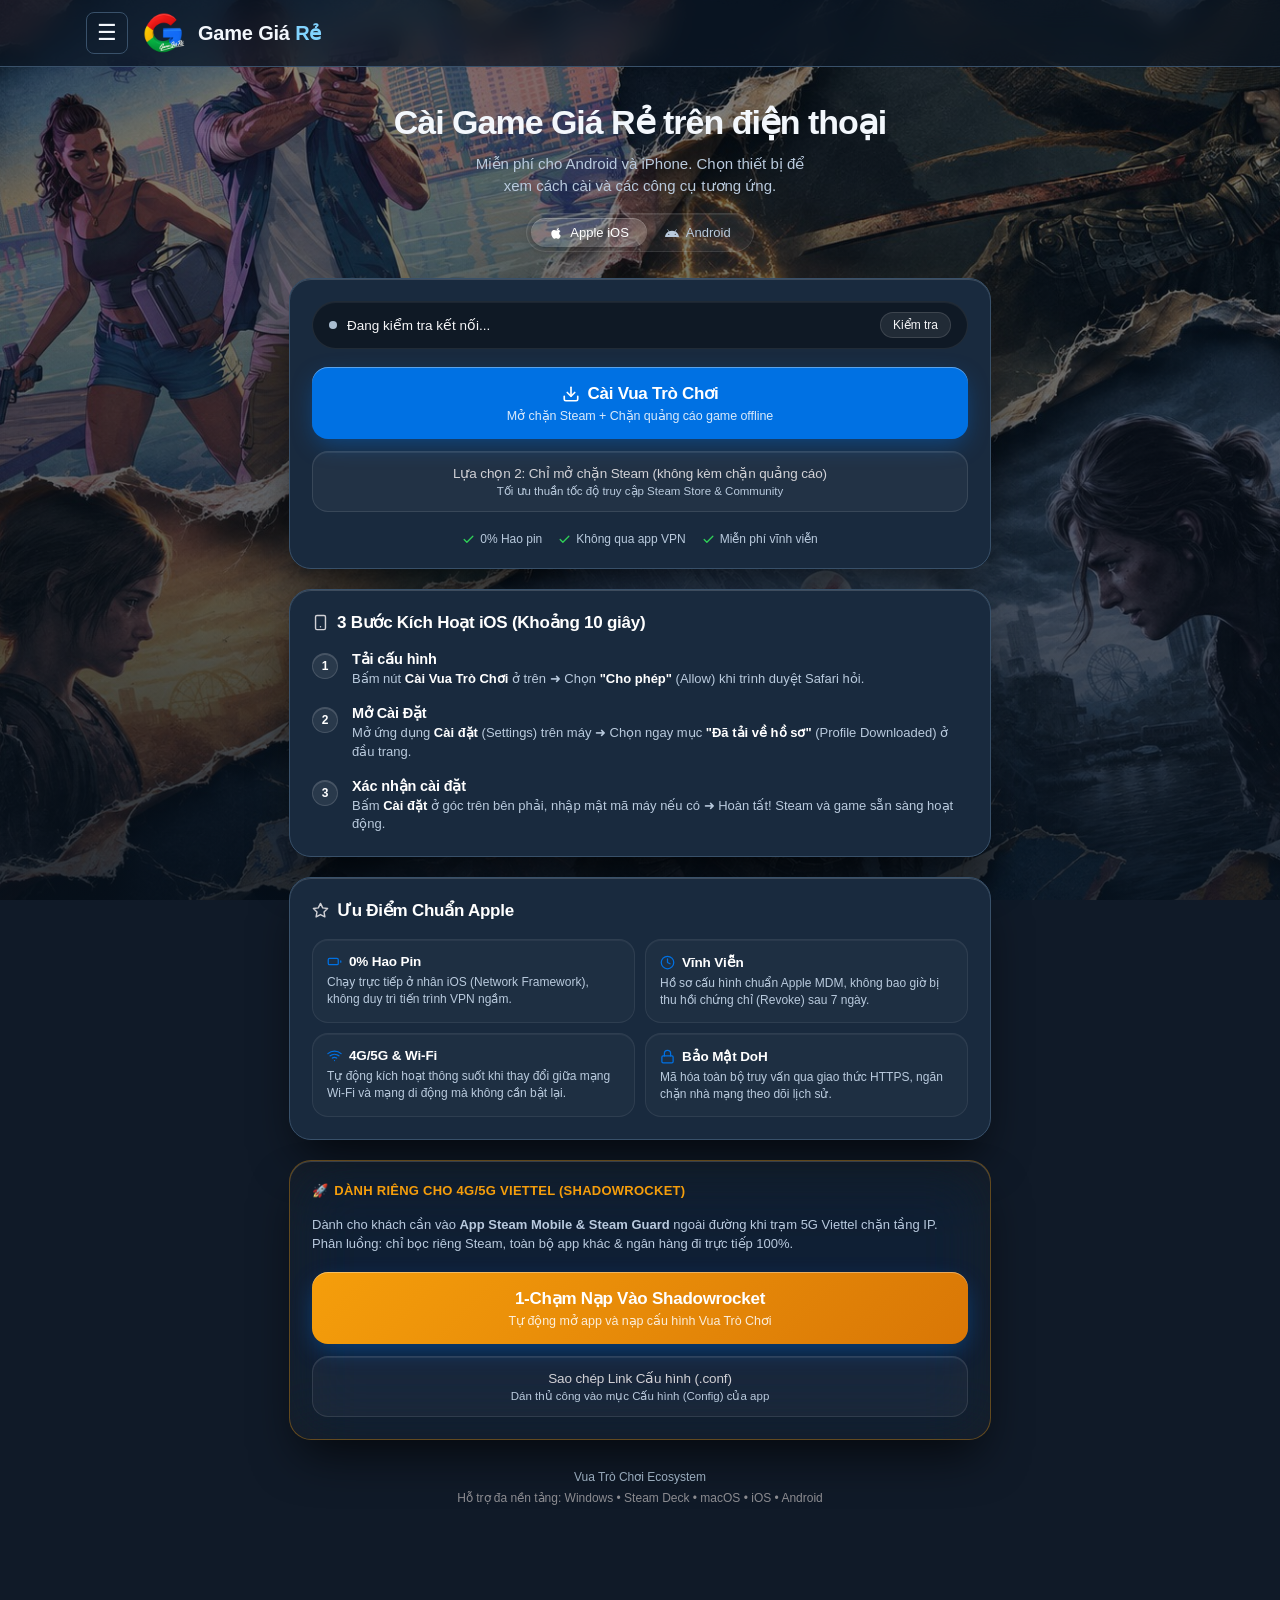
<file: index.mobile.html>
<!doctype html><html lang="vi"><meta charset="utf-8"><meta http-equiv="refresh" content="0; url=/mobile/"><title>Cài Vua Trò Chơi trên điện thoại</title><a href="/mobile/">Mở hướng dẫn Android và iPhone</a></html>
</file>
<file: shop/store.css>
:root{color-scheme:dark;--bg:#10141a;--surface:#181f28;--line:#35404e;--text:#eff3f8;--muted:#acb9c9;--accent:#bddb82;--ink:#15200a;font-family:'Segoe UI',sans-serif;font-size:16px;background:var(--bg);color:var(--text)}
*{box-sizing:border-box}body{margin:0}button,input,a{font:inherit}button,a{-webkit-tap-highlight-color:transparent}a{color:inherit;text-underline-offset:4px}button{cursor:pointer}button:disabled{cursor:wait;opacity:.55}button:focus-visible,a:focus-visible,input:focus-visible,summary:focus-visible{outline:3px solid var(--accent);outline-offset:5px}::selection{background:var(--accent);color:var(--ink)}html{scrollbar-color:#586575 var(--bg);scroll-behavior:smooth}button{border:1px solid var(--line);background:transparent;color:var(--text);border-radius:8px;padding:12px 18px}button:hover{background:#26313e}button.primary,a.primary{background:var(--accent);color:var(--ink);border:1px solid var(--accent);font-weight:650}button.primary:hover,a.primary:hover{background:#cce99c}a.primary{display:inline-block;padding:12px 18px;border-radius:8px;text-decoration:none}.muted{color:var(--muted)}[hidden]{display:none!important}
.shell{max-width:1180px;margin:auto;padding:0 36px}.header{border-bottom:1px solid var(--line)}.header .shell{min-height:88px;display:flex;align-items:center;gap:40px}.brand{display:flex;align-items:center;gap:12px;text-decoration:none;font-size:18px;font-weight:750;white-space:nowrap}.brand svg{width:30px;color:var(--accent)}nav{display:flex;gap:30px;flex:1}nav a{text-decoration:none;color:var(--muted);padding:30px 0;border-bottom:2px solid transparent}nav a[aria-current=page]{color:var(--text);border-color:var(--accent)}.account{display:flex;gap:12px;align-items:center;font-size:14px}.account span{max-width:150px;overflow:hidden;text-overflow:ellipsis}
main{min-height:75vh}.intro{padding:64px 0 34px;max-width:750px}h1{font-size:clamp(32px,4vw,49px);line-height:1.14;font-weight:650;letter-spacing:-.035em;margin:0 0 20px;text-wrap:balance}h2{font-size:23px;font-weight:600;margin:0 0 18px;letter-spacing:-.02em}h3{font-size:18px;margin:0 0 10px}p{line-height:1.65;margin:0 0 16px}.intro p{font-size:18px;color:var(--muted);max-width:62ch}.store-layout{display:grid;grid-template-columns:minmax(0,1.25fr) minmax(300px,.85fr);gap:48px;padding-bottom:60px}.plans{display:grid;gap:0;border-top:1px solid var(--line)}.plan{display:grid;grid-template-columns:24px 1fr auto;gap:16px;align-items:center;text-align:left;border:0;border-bottom:1px solid var(--line);border-radius:0;padding:24px 16px}.plan.selected{background:#202d29}.radio{width:19px;height:19px;border:1px solid #748296;border-radius:50%}.selected .radio{border:6px solid var(--accent)}.plan strong{font-size:20px;display:block;font-weight:600}.plan small{display:block;margin-top:7px;line-height:1.5;color:var(--muted);font-size:14px}.price{font-size:20px;white-space:nowrap;font-variant-numeric:tabular-nums}.plan-tag{font-size:12px;color:var(--accent);margin-left:8px;letter-spacing:0;font-weight:500}.checkout{padding:28px;background:var(--surface);border:1px solid var(--line);border-radius:12px;align-self:start}.summary-row{display:flex;justify-content:space-between;gap:20px;padding:16px 0}.summary-row.total{border-top:1px solid var(--line);margin-top:16px;font-weight:650}.total strong{font-size:27px}.wide{width:100%;margin-top:16px}.fine{font-size:13px;color:var(--muted);line-height:1.6;margin-top:16px;margin-bottom:0}.benefits{display:flex;gap:24px;color:var(--muted);font-size:13px;margin-top:22px;flex-wrap:wrap}.benefits span{display:flex;gap:8px;align-items:center}.benefits svg{width:17px;height:17px;stroke:var(--accent)}.notice{padding:14px 18px;border:1px solid #8c7448;background:#30291f;color:#f2d397;border-radius:8px;margin:24px 0}.notice p{margin:0}.notice button{margin-top:10px}.error{color:#ffd0ca;background:#3a2425;border-color:#83534f}.help{border-top:1px solid var(--line);display:grid;grid-template-columns:1fr 1.4fr;gap:80px;padding:38px 0 50px}details{border-bottom:1px solid var(--line);padding:16px 0}summary{cursor:pointer;line-height:1.5}details p{color:var(--muted);margin:14px 0 0;font-size:14px}.footer{border-top:1px solid var(--line);padding:25px 0;color:var(--muted);font-size:13px}.footer .shell{display:flex;justify-content:space-between;gap:20px}
.view-head{display:flex;align-items:center;justify-content:space-between;gap:20px;margin-bottom:28px}.view-head h1{margin-bottom:12px}.view-head p{color:var(--muted);margin:0}.orders{border-top:1px solid var(--line);margin-bottom:60px}.order{display:grid;grid-template-columns:1.2fr 1fr 1fr auto;gap:24px;align-items:center;padding:24px 0;border-bottom:1px solid var(--line)}.order small{display:block;color:var(--muted);margin-top:8px;font-size:13px}.badge{font-size:13px;color:#e5cb93}.badge.PAID{color:var(--accent)}.badge.UNDERPAID{color:#ffb7ae}.empty{padding:56px 24px;border:1px dashed var(--line);border-radius:12px;text-align:center}.empty p{color:var(--muted);max-width:50ch;margin:0 auto 20px}.checkout-detail{max-width:750px;margin:0 auto 60px;padding:32px;background:var(--surface);border:1px solid var(--line);border-radius:12px}.payment-grid{display:grid;grid-template-columns:200px 1fr;gap:28px;margin-top:28px}.qr{width:200px;border-radius:8px;background:white;min-height:200px;object-fit:contain}.bank-row{margin-bottom:16px}.bank-row small{display:block;color:var(--muted);margin-bottom:6px}.bank-row strong{overflow-wrap:anywhere}.key{display:block;background:#0f151c;border:1px solid var(--line);padding:20px;border-radius:8px;font-size:20px;overflow-wrap:anywhere;margin:24px 0 8px}.detail-actions{display:flex;gap:12px;flex-wrap:wrap;margin-top:24px}.back{margin:32px 0 24px}.toast{position:fixed;bottom:24px;left:50%;transform:translateX(-50%);padding:14px 24px;background:var(--accent);color:var(--ink);border-radius:8px;box-shadow:0 10px 30px #0005;max-width:90vw;z-index:5}.demo{background:#333025;color:#efe0af;text-align:center;padding:10px 20px;font-size:13px}.history-wrap{padding-top:58px}.loading{padding:30px;color:var(--muted)}
@media(max-width:780px){.shell{padding:0 20px}.header .shell{flex-wrap:wrap;gap:0;justify-content:space-between;padding-top:18px}.brand{font-size:16px}.account span{display:none}nav{order:3;flex-basis:100%;gap:28px}nav a{padding:20px 0 15px;font-size:14px}.intro{padding-top:36px}.intro p{font-size:16px}.store-layout{grid-template-columns:1fr;gap:28px}.checkout{padding:24px}.plan{padding:22px 8px;gap:12px}.plan strong,.price{font-size:18px}.plan small{max-width:25ch}.plan-tag{display:block;margin:6px 0 0}.help{grid-template-columns:1fr;gap:8px}.order{grid-template-columns:1fr auto;gap:16px}.order .order-amount{grid-column:1}.order button{grid-column:2;grid-row:2}.view-head{align-items:flex-start}.view-head h1{font-size:32px}.history-wrap{padding-top:36px}.payment-grid{grid-template-columns:1fr}.qr{margin:auto}.checkout-detail{padding:24px 20px}.footer .shell{flex-direction:column;gap:8px}}
@media(prefers-reduced-motion:reduce){html{scroll-behavior:auto}}

/* Storefront artwork and navigation */
:root {
  --bg: #101a28;
  --surface: #192a3e;
  --line: #39516a;
  --text: #f3f7fc;
  --muted: #b9cadd;
  --accent: #82d4ff;
  --ink: #071c2b;
}
button.primary:hover, a.primary:hover { background: #a9e4ff; }

body { isolation: isolate; min-height: 100vh; }
body::before {
  --game-art: url("/shop/paper-background-landscape.jpg");
  content: "";
  position: fixed;
  inset: 0;
  z-index: -1;
  pointer-events: none;
  background:
    linear-gradient(180deg, #07111c78, #07111ca8 65%, #07111cdb),
    #101a28 var(--game-art) center / cover no-repeat;
}
@media (orientation: portrait) {
  body::before { --game-art: url("/shop/paper-background-portrait.jpg"); }
}
.header, .footer {
  background: #0a1523b8;
  backdrop-filter: blur(14px);
}
#shop-view .intro { padding-block: clamp(38px, 6vw, 86px) 28px; }
#shop-view .intro p { color: #e0ecf8; }
.intro h1, .intro p, .benefits { text-shadow: 0 2px 12px #050c16; }

.plans, .checkout, .checkout-detail, .orders, .empty, .help {
  background: var(--surface);
  border: 1px solid var(--line);
  border-radius: 12px;
  box-shadow: none;
  backdrop-filter: none;
}
.plans {
  display: grid;
  gap: 0;
  padding: 0;
  border-top: 1px solid var(--line);
}
.plan {
  border: 0;
  border-bottom: 1px solid var(--line);
  border-radius: 0;
  padding: 24px 16px;
  background: transparent;
  box-shadow: none;
}
.plan:last-child {
  border-bottom: 0;
}
.plan:hover {
  background: #202b38;
}
.plan.selected {
  background: #1c2634;
  border-color: var(--line);
  box-shadow: none;
}
.help, .orders { padding-inline: clamp(16px, 3vw, 30px); }

@media (prefers-reduced-motion: no-preference) {
  #shop-view:not([hidden]), #orders-view:not([hidden]), #detail-view:not([hidden]) {
    animation: view-enter 210ms ease-out both;
  }
  nav a { transition: color 180ms ease, border-color 180ms ease; }
}
@keyframes view-enter {
  from { opacity: 0; transform: translateY(8px); }
  to { opacity: 1; transform: translateY(0); }
}

@media (max-width: 780px) {
  .header .shell { padding-top: 12px; }
  nav { gap: 8px; }
  nav a { flex: 1; text-align: center; padding-block: 14px; }
  #shop-view .intro { padding-block: 34px 20px; }
  .store-layout { gap: 16px; padding-bottom: 32px; }
  .plan { min-height: 72px; padding-block: 12px; }
  .plan small { font-size: 13px; }
  .benefits { gap: 8px 16px; margin-top: 14px; }
  .checkout { padding: 18px; }
  .summary-row { padding-block: 10px; }
  .summary-row.total { margin-top: 8px; }
  .view-head { flex-wrap: wrap; }
  .order { gap: 10px; }
  .order small { overflow-wrap: anywhere; }
  .detail-actions button { width: 100%; }
}
@media (max-width: 360px) {
  .shell { padding-inline: 14px; }
  .plan { grid-template-columns: 19px minmax(0, 1fr) auto; gap: 8px; }
  .price { font-size: 15px; }
}

.brand-logo { width: 38px; height: 38px; border-radius: 9px; object-fit: cover; }
.profile-login { display: flex; align-items: center; gap: 8px; min-height: 44px; white-space: nowrap; }
.profile-login svg, .profile-trigger svg { width: 20px; height: 20px; fill: none; stroke: currentColor; stroke-width: 1.8; }
.profile-menu { position: relative; padding: 0; border: 0; }
.profile-trigger { display: grid; place-items: center; width: 44px; height: 44px; padding: 0; list-style: none; border: 1px solid var(--line); border-radius: 50%; overflow: hidden; background: var(--surface); }
.profile-trigger::-webkit-details-marker { display: none; }
.profile-trigger img { width: 100%; height: 100%; object-fit: cover; }
.profile-panel { position: absolute; z-index: 10; right: 0; top: calc(100% + 8px); width: max-content; min-width: 175px; padding: 6px; border: 1px solid var(--line); border-radius: 10px; background: #142338; box-shadow: 0 12px 30px #0007; }
.profile-panel a, .profile-panel button { display: block; text-align: left; padding: 12px; width: 100%; border: 0; border-radius: 6px; text-decoration: none; }
.profile-panel a:hover { background: #263c53; }
.header { position: relative; z-index: 2; }
.login-dialog { width: min(420px, calc(100% - 24px)); padding: clamp(14px, 4vw, 24px); color: var(--text); background: var(--surface); border: 1px solid var(--line); border-radius: 16px; }
.login-dialog::backdrop { background: #060c15ba; }
.google-button { min-height: 44px; }
.mobile-install { margin: 0 0 28px; padding: clamp(18px, 4vw, 30px); border-radius: 12px; border: 1px solid var(--line); background: var(--surface); backdrop-filter: none; }
.mobile-downloads { display: flex; flex-wrap: wrap; gap: 16px; align-items: center; }
@media (max-width: 360px) {
  .brand { gap: 7px; font-size: 14px; }
  .brand-logo { width: 30px; height: 30px; }
  .profile-login { padding-inline: 10px; }
}

.header .shell { display: flex; flex-wrap: nowrap; justify-content: flex-start; gap: 12px; padding-block: 8px; min-height: 66px; }
.header .account { margin-inline-start: auto; }
.brand-logo { width: 48px; height: 48px; border-radius: 0; object-fit: contain; }
.site-menu-toggle, .site-menu-close { display: grid; place-items: center; flex: 0 0 42px; width: 42px; height: 42px; padding: 0; font-size: 22px; }
.site-drawer { position: fixed; inset: 0 auto 0 0; margin: 0; height: 100dvh; max-height: none; width: min(320px, 88vw); max-width: none; padding: 18px; border: 0; border-right: 1px solid var(--line); color: var(--text); background: #142338; box-shadow: 12px 0 42px #0007; }
.site-drawer::backdrop { background: #040b15a8; }
.drawer-head { display: flex; align-items: center; justify-content: space-between; gap: 12px; }
.site-drawer nav { display: grid; margin-top: 18px; gap: 6px; }
.site-drawer nav a { text-align: left; padding: 14px; border: 0; border-radius: 8px; }
.site-drawer nav a:hover { background: #263c53; color: var(--text); }
@media (prefers-reduced-motion: no-preference) {
  .site-drawer[open] { animation: drawer-in 180ms ease-out; }
}
@keyframes drawer-in { from { transform: translateX(-100%); } to { transform: translateX(0); } }
.mobile-guide { --glass-surface: var(--surface); --glass-border: var(--line); --text-secondary: #b9cadd; --text-tertiary: #aabed1; padding: 0 0 36px; background: transparent; }
.mobile-guide .header { width: 100%; }
.mobile-guide .header .shell { padding-inline: clamp(14px, 4vw, 36px); }
.mobile-guide .wrapper { max-width: 750px; padding: 28px clamp(12px, 4vw, 24px); }
.mobile-guide .hero-title { color: var(--text); background: none; -webkit-text-fill-color: currentColor; }
.mobile-guide .hero-header { text-align: center; }
.mobile-guide .glass-panel { min-height: 0; }
@media (max-width: 390px) {
  .header .shell { gap: 7px; padding-inline: 12px; }
  .header .brand { gap: 5px; font-size: 14px; }
  .brand-logo { width: 36px; height: 36px; }
  .profile-login { padding-inline: 8px; }
}

.footer .benefits { margin: 0; gap: 8px 18px; text-shadow: none; }
.footer .shell { align-items: baseline; }
@media (max-width: 780px) { .footer .shell { align-items: flex-start; } }

.package-menu summary {
  display: flex;
  align-items: center;
  justify-content: space-between;
  gap: 12px;
  padding: 14px;
  border-radius: 8px;
  list-style: none;
  cursor: pointer;
}
.package-menu summary::-webkit-details-marker { display: none; }
.package-menu summary:hover, .package-menu[open] summary { background: #263c53; }
.package-menu summary::after {
  content: "";
  flex: 0 0 8px;
  height: 8px;
  border: solid currentColor;
  border-width: 0 2px 2px 0;
  transform: translateY(-2px) rotate(45deg);
}
.package-menu[open] summary::after { transform: translateY(2px) rotate(225deg); }
.package-options { display: grid; gap: 4px; margin: 6px 0 0 14px; }
.catalog-brand { gap: 10px; }
.catalog-wordmark {
  letter-spacing: -0.01em;
  font-size: 20px;
  font-weight: 800;
  color: var(--text, #f0f4f8);
}
.catalog-wordmark > span { color: var(--accent, #82d4ff); }

/* Game Checkout Card (Steam Offline) */
.game-checkout-card {
  padding: clamp(20px, 3.5vw, 32px);
  background: var(--surface);
  border: 1px solid var(--line);
  border-radius: 12px;
  display: flex;
  flex-direction: column;
  gap: 16px;
}
.game-checkout-cover {
  width: 100%;
  aspect-ratio: 460/215;
  object-fit: cover;
  border-radius: 8px;
  background: #0f1824;
}
.game-checkout-badge {
  display: inline-block;
  font-size: 11px;
  font-weight: 750;
  padding: 4px 10px;
  border-radius: 6px;
  width: fit-content;
  background: rgba(245, 158, 11, 0.18);
  color: #fbbf24;
  border: 1px solid rgba(245, 158, 11, 0.35);
  letter-spacing: .02em;
}
.game-checkout-badge.single {
  background: rgba(130, 212, 255, 0.15);
  color: #82d4ff;
  border: 1px solid rgba(130, 212, 255, 0.3);
}
.game-checkout-title {
  margin: 0;
  font-size: clamp(20px, 2.8vw, 26px);
  font-weight: 700;
  color: var(--text);
  line-height: 1.25;
}
.game-checkout-price-row {
  display: flex;
  align-items: baseline;
  gap: 12px;
  flex-wrap: wrap;
}
.game-checkout-price {
  font-size: clamp(24px, 3.2vw, 30px);
  font-weight: 850;
  color: #82d4ff;
  letter-spacing: -0.02em;
}
.game-checkout-orig {
  font-size: 14px;
  color: var(--muted);
  text-decoration: line-through;
}
.game-checkout-features {
  display: flex;
  flex-direction: column;
  gap: 9px;
  padding: 16px;
  border-radius: 8px;
  background: #121c29;
  border: 1px solid var(--line);
  font-size: 13.5px;
  color: #d8e6f5;
  line-height: 1.5;
}
.game-checkout-back {
  display: inline-flex;
  align-items: center;
  gap: 6px;
  color: var(--accent);
  font-size: 14px;
  font-weight: 650;
  text-decoration: none;
  margin-top: 4px;
}
.game-checkout-back:hover {
  text-decoration: underline;
}

/* Steam Offline Credentials & Steam Guard Components */
.steam-credentials-card {
  margin: 20px 0;
  padding: 20px;
  background: #0f1724;
  border: 1px solid #38516d;
  border-radius: 12px;
}
.credential-intro {
  margin-bottom: 12px;
  font-weight: 600;
  color: var(--accent);
}
.credential-row {
  display: flex;
  align-items: center;
  justify-content: space-between;
  gap: 16px;
  padding: 12px 0;
  border-bottom: 1px solid #233547;
}
.credential-row:last-child {
  border-bottom: none;
}
.credential-info {
  display: flex;
  flex-direction: column;
  gap: 4px;
}
.credential-label {
  font-size: 13px;
  color: var(--muted);
}
.credential-val {
  font-family: Consolas, Monaco, monospace;
  font-size: 17px;
  font-weight: 700;
  color: #fff;
  user-select: all;
}
.btn-copy-cred {
  padding: 8px 14px;
  font-size: 13px;
  border-radius: 6px;
  background: #233547;
  border: 1px solid #3d5875;
  color: #fff;
  cursor: pointer;
  white-space: nowrap;
  transition: all 0.2s ease;
}
.btn-copy-cred:hover {
  background: #324a63;
  border-color: var(--accent);
}
.steam-guard-card {
  margin-top: 24px;
  padding: 20px;
  background: linear-gradient(145deg, #132030, #0c1622);
  border: 1px solid #3d6086;
  border-radius: 12px;
  text-align: center;
}
.steam-guard-btn {
  width: 100%;
  padding: 14px 20px;
  font-size: 15px;
  font-weight: 700;
  background: linear-gradient(90deg, #38bdf8, #0284c7);
  color: #071c2b;
  border: none;
  border-radius: 10px;
  cursor: pointer;
  transition: all 0.2s ease;
  box-shadow: 0 4px 14px rgba(56, 189, 248, 0.25);
}
.steam-guard-btn:hover:not(:disabled) {
  filter: brightness(1.1);
  transform: translateY(-1px);
}
.steam-guard-btn:disabled {
  opacity: 0.65;
  cursor: wait;
}
.guard-code-box {
  margin-top: 16px;
  padding: 16px;
  background: #091017;
  border: 2px solid #10b981;
  border-radius: 10px;
  display: flex;
  align-items: center;
  justify-content: center;
  gap: 16px;
}
.guard-code-val {
  font-family: Consolas, Monaco, monospace;
  font-size: 32px;
  font-weight: 900;
  letter-spacing: 4px;
  color: #34d399;
  user-select: all;
  background: #04090e;
  padding: 6px 16px;
  border-radius: 8px;
  border: 1px solid rgba(52, 211, 153, 0.3);
}
.guard-quota-text {
  margin-top: 12px;
  font-size: 12px;
  color: var(--muted);
}
.guard-quota-text strong {
  color: #fff;
}
.offline-guide-box {
  margin-top: 24px;
  padding: 18px;
  background: #111a26;
  border-radius: 10px;
  border: 1px solid #2a3c50;
  font-size: 13px;
  line-height: 1.6;
}
.offline-guide-box h4 {
  margin: 0 0 8px;
  font-size: 14px;
  color: #82d4ff;
}
.offline-guide-box ol {
  margin: 0;
  padding-left: 20px;
}
.offline-guide-box li {
  margin-bottom: 6px;
}

/* Direct Payment Modal Dialog */
.direct-payment-dialog {
  padding: 0;
  border: 1px solid #3d6086;
  border-radius: 16px;
  background: #101a28;
  color: var(--text);
  max-width: 580px;
  width: 92vw;
  box-shadow: 0 20px 60px rgba(0, 0, 0, 0.7);
}
.direct-payment-dialog::backdrop {
  background: rgba(4, 9, 15, 0.85);
  backdrop-filter: blur(8px);
}
.modal-header {
  display: flex;
  align-items: center;
  justify-content: space-between;
  padding: 18px 24px;
  border-bottom: 1px solid #233547;
}
.modal-header h3 {
  margin: 0;
  font-size: 18px;
  font-weight: 700;
  color: #fff;
}
.modal-close-btn {
  background: transparent;
  border: none;
  font-size: 20px;
  color: var(--muted);
  cursor: pointer;
  padding: 4px 8px;
  border-radius: 6px;
  line-height: 1;
}
.modal-close-btn:hover {
  color: #fff;
  background: #233547;
}
.modal-body {
  padding: 24px;
  max-height: 80vh;
  overflow-y: auto;
}
.modal-product-summary {
  display: flex;
  align-items: center;
  justify-content: space-between;
  padding: 14px 18px;
  background: #192a3e;
  border-radius: 10px;
  margin-bottom: 20px;
  border: 1px solid #304660;
}
.modal-product-title {
  font-weight: 700;
  font-size: 15px;
}
.modal-product-price {
  font-size: 18px;
  font-weight: 800;
  color: #f59e0b;
}
.modal-qr-container {
  text-align: center;
  margin-bottom: 20px;
}
.modal-qr-img {
  width: 220px;
  height: 220px;
  border-radius: 12px;
  background: #fff;
  padding: 6px;
  box-shadow: 0 4px 20px rgba(0, 0, 0, 0.4);
}
.modal-bank-info {
  margin-bottom: 20px;
  background: #142233;
  border: 1px solid #283e57;
  border-radius: 10px;
  padding: 14px 18px;
}
.modal-bank-row {
  display: flex;
  align-items: center;
  justify-content: space-between;
  padding: 8px 0;
  border-bottom: 1px solid #1f334a;
  font-size: 13.5px;
}
.modal-bank-row:last-child {
  border-bottom: none;
}
.modal-bank-row span {
  color: var(--muted);
}
.modal-bank-val {
  display: flex;
  align-items: center;
  gap: 8px;
  font-weight: 700;
}
.modal-bank-val button {
  padding: 4px 8px;
  font-size: 11px;
  border-radius: 4px;
  background: #233547;
  border: 1px solid #3d5875;
  color: #fff;
  cursor: pointer;
}
.modal-bank-val button:hover {
  background: #324a63;
}
.modal-polling-status {
  display: flex;
  align-items: center;
  justify-content: center;
  gap: 8px;
  font-size: 13px;
  color: #82d4ff;
  margin-bottom: 16px;
}
.polling-pulse {
  width: 8px;
  height: 8px;
  border-radius: 50%;
  background: #38bdf8;
  animation: pulse-dot 1.5s infinite;
}
@keyframes pulse-dot {
  0%, 100% { opacity: 1; transform: scale(1); }
  50% { opacity: 0.4; transform: scale(0.8); }
}
.btn-simulate-pay {
  width: 100%;
  padding: 14px;
  border-radius: 10px;
  background: linear-gradient(135deg, #f59e0b, #d97706);
  color: #071c2b;
  font-weight: 800;
  font-size: 15px;
  border: none;
  cursor: pointer;
  box-shadow: 0 4px 15px rgba(245, 158, 11, 0.3);
  transition: all 0.2s ease;
}
.btn-simulate-pay:hover {
  filter: brightness(1.1);
  transform: translateY(-1px);
}
.modal-success-banner {
  display: flex;
  align-items: center;
  gap: 10px;
  padding: 14px 18px;
  background: rgba(16, 185, 129, 0.15);
  border: 1px solid rgba(16, 185, 129, 0.4);
  border-radius: 10px;
  color: #34d399;
  font-weight: 700;
  font-size: 14px;
  margin-bottom: 20px;
}
.btn-view-orders {
  display: block;
  text-align: center;
  width: 100%;
  padding: 12px;
  margin-top: 16px;
  border-radius: 8px;
  background: #1e3147;
  color: var(--accent);
  border: 1px solid #38516d;
  font-weight: 650;
  text-decoration: none;
  transition: background 0.2s ease;
}
.btn-view-orders:hover {
  background: #2a4360;
}

/* Centered QR & Checkout Detail Layout */
.checkout-detail {
  max-width: 580px;
  margin: 0 auto 60px;
  padding: 32px 28px;
  background: var(--surface);
  border: 1px solid var(--line);
  border-radius: 16px;
  box-shadow: 0 10px 40px rgba(0, 0, 0, 0.4);
}

.order-pending-header {
  text-align: center;
  margin-bottom: 24px;
}
.order-pending-header h2 {
  font-size: 24px;
  margin: 12px 0 6px;
  color: #fff;
}
.order-id-text {
  font-size: 14px;
  color: var(--muted);
  margin: 0;
}

.qr-centered-section {
  display: flex;
  flex-direction: column;
  align-items: center;
  justify-content: center;
  margin: 20px auto 24px;
  text-align: center;
}
.qr-img-wrapper {
  background: #ffffff;
  padding: 10px;
  border-radius: 16px;
  box-shadow: 0 4px 24px rgba(0, 0, 0, 0.4);
  display: inline-flex;
  justify-content: center;
  align-items: center;
}
.qr-centered {
  width: 240px;
  height: 240px;
  min-height: 240px;
  object-fit: contain;
  display: block;
  border-radius: 8px;
}
.qr-hint-text {
  font-size: 14px;
  color: #cbd5e1;
  margin-top: 12px;
  margin-bottom: 0;
  max-width: 340px;
  line-height: 1.45;
}

.bank-details-card {
  background: #111a26;
  border: 1px solid var(--line);
  border-radius: 12px;
  padding: 18px 20px;
  margin-bottom: 22px;
  text-align: left;
}
.bank-details-title {
  margin: 0 0 12px;
  font-size: 13px;
  color: var(--muted);
  font-weight: 700;
  text-transform: uppercase;
  letter-spacing: 0.05em;
}
.bank-rows-list {
  display: flex;
  flex-direction: column;
  gap: 8px;
}
.bank-info-row {
  display: flex;
  justify-content: space-between;
  align-items: center;
  padding: 8px 0;
  border-bottom: 1px solid rgba(255, 255, 255, 0.06);
}
.bank-info-row:last-child {
  border-bottom: none;
}
.bank-info-row.highlight strong {
  color: #4ade80;
  font-size: 17px;
  font-weight: 750;
}
.bank-row-label small {
  color: var(--muted);
  font-size: 13px;
}
.bank-row-value {
  display: flex;
  align-items: center;
  gap: 10px;
}
.bank-row-value strong {
  font-size: 15px;
  color: #f1f5f9;
  word-break: break-all;
}
.btn-copy-small {
  padding: 4px 10px;
  font-size: 12px;
  background: rgba(255, 255, 255, 0.08);
  border: 1px solid var(--line);
  color: #cbd5e1;
  border-radius: 6px;
  cursor: pointer;
  transition: all 0.2s;
}
.btn-copy-small:hover {
  background: rgba(255, 255, 255, 0.18);
  color: #fff;
}

.detail-actions.centered {
  display: flex;
  justify-content: center;
  gap: 14px;
  flex-wrap: wrap;
  margin-top: 20px;
}
.order-note-centered {
  text-align: center;
  margin-top: 16px;
  color: var(--muted);
  line-height: 1.5;
}

/* Guard Quota Exhausted Alert & Admin Contact */
.guard-exhausted-alert {
  margin-top: 14px;
  padding: 12px 14px;
  border-radius: 10px;
  background: rgba(239, 68, 68, 0.1);
  border: 1px solid rgba(239, 68, 68, 0.4);
}

.guard-exhausted-title {
  font-size: 13px;
  font-weight: 750;
  color: #ef4444;
  margin-bottom: 4px;
}

.guard-exhausted-desc {
  font-size: 12px;
  color: #cbd5e1;
  line-height: 1.45;
  margin: 0 0 10px;
}

.guard-exhausted-btns {
  display: flex;
  flex-direction: column;
  gap: 8px;
}

.btn-guard-zalo {
  display: block;
  text-align: center;
  padding: 8px 12px;
  border-radius: 6px;
  background: #0068ff;
  color: #ffffff;
  font-weight: 700;
  font-size: 13px;
  text-decoration: none;
}

.btn-guard-tele {
  display: block;
  text-align: center;
  padding: 8px 12px;
  border-radius: 6px;
  background: #229ed9;
  color: #ffffff;
  font-weight: 700;
  font-size: 13px;
  text-decoration: none;
}

.btn-guard-copy-msg {
  padding: 8px 12px;
  border-radius: 6px;
  background: rgba(255, 255, 255, 0.08);
  border: 1px solid var(--line);
  color: #cbd5e1;
  font-size: 12px;
  cursor: pointer;
  transition: background .2s;
}

.btn-guard-copy-msg:hover {
  background: rgba(255, 255, 255, 0.16);
  color: #fff;
}




/* Contact links stay beside the account control on every storefront. */
.header-actions{margin-inline-start:auto;display:flex;align-items:center;gap:14px;flex-shrink:0}
.header-socials{display:flex;align-items:center;gap:8px}
.header .header-actions .account{margin-inline-start:0}
.social-link{display:grid;place-items:center;width:40px;height:40px;border-radius:50%;text-decoration:none;transition:background .15s ease}
.social-link svg{width:28px;height:28px;display:block}
.social-link:hover{background:rgba(130,212,255,.12)}
.social-link:focus-visible{outline:2px solid var(--accent);outline-offset:3px}
@media(max-width:600px){.header-actions{gap:6px}.header-socials{gap:2px}.social-link{width:34px;height:40px}.social-link svg{width:25px;height:25px}.header .catalog-wordmark{font-size:16px}.header .brand-logo{width:32px;height:32px}.header .catalog-brand{gap:5px}}
@media(max-width:360px){.header .catalog-wordmark{font-size:14px}.header-actions{gap:3px}.social-link{width:30px}}

.guide-tabs{display:flex;flex-wrap:wrap;gap:10px;margin:0 0 28px}.guide-tabs a{padding:10px 14px;border:1px solid var(--line);border-radius:8px;text-decoration:none}.guide-panel{scroll-margin-top:20px;background:var(--surface);padding:24px;border:1px solid var(--line);border-radius:16px;margin-bottom:28px}.guide-panel video{display:block;width:100%;aspect-ratio:16/9;background:#0b1522;border-radius:10px;margin:18px 0}.guide-panel details{margin-block:20px}.guide-panel li{margin-bottom:18px}.guide-panel p{overflow-wrap:anywhere}.guide-panel summary{cursor:pointer}@media(max-width:600px){.guide-panel{padding:14px}.guide-tabs a{font-size:14px}}

.install-command{border:1px solid var(--line);border-radius:10px;padding:14px;background:#0b1522}.install-command pre{white-space:pre-wrap;overflow-wrap:anywhere;margin:0 0 14px}.install-command code{font-family:Consolas,monospace;font-size:14px}.install-command button{min-height:42px}

/* Frosted sales surfaces: keep background artwork visible behind readable content. */
:root{--glass-fill:linear-gradient(145deg,rgba(255,255,255,.09),rgba(255,255,255,.015) 48%),rgba(12,24,38,.56);--glass-edge:rgba(224,239,255,.25);--glass-shadow:inset 0 1px 0 rgba(255,255,255,.18),inset 0 -1px 0 rgba(255,255,255,.035),0 12px 32px rgba(0,0,0,.16)}
.plans,.checkout,.checkout-detail,.orders,.help,.game-checkout-card{
 background:var(--glass-fill);border-color:var(--glass-edge);box-shadow:var(--glass-shadow);
 -webkit-backdrop-filter:blur(16px) saturate(115%);backdrop-filter:blur(16px) saturate(115%);
}
.plan.selected{background:rgba(130,212,255,.15)}.plan:hover{background:rgba(255,255,255,.06)}
@media(max-width:780px){.plans,.checkout,.checkout-detail,.orders,.help,.game-checkout-card{-webkit-backdrop-filter:blur(10px);backdrop-filter:blur(10px)}}
@supports not ((backdrop-filter:blur(1px)) or (-webkit-backdrop-filter:blur(1px))){.plans,.checkout,.checkout-detail,.orders,.help,.game-checkout-card{background:rgba(15,29,45,.94)}}
</file>
